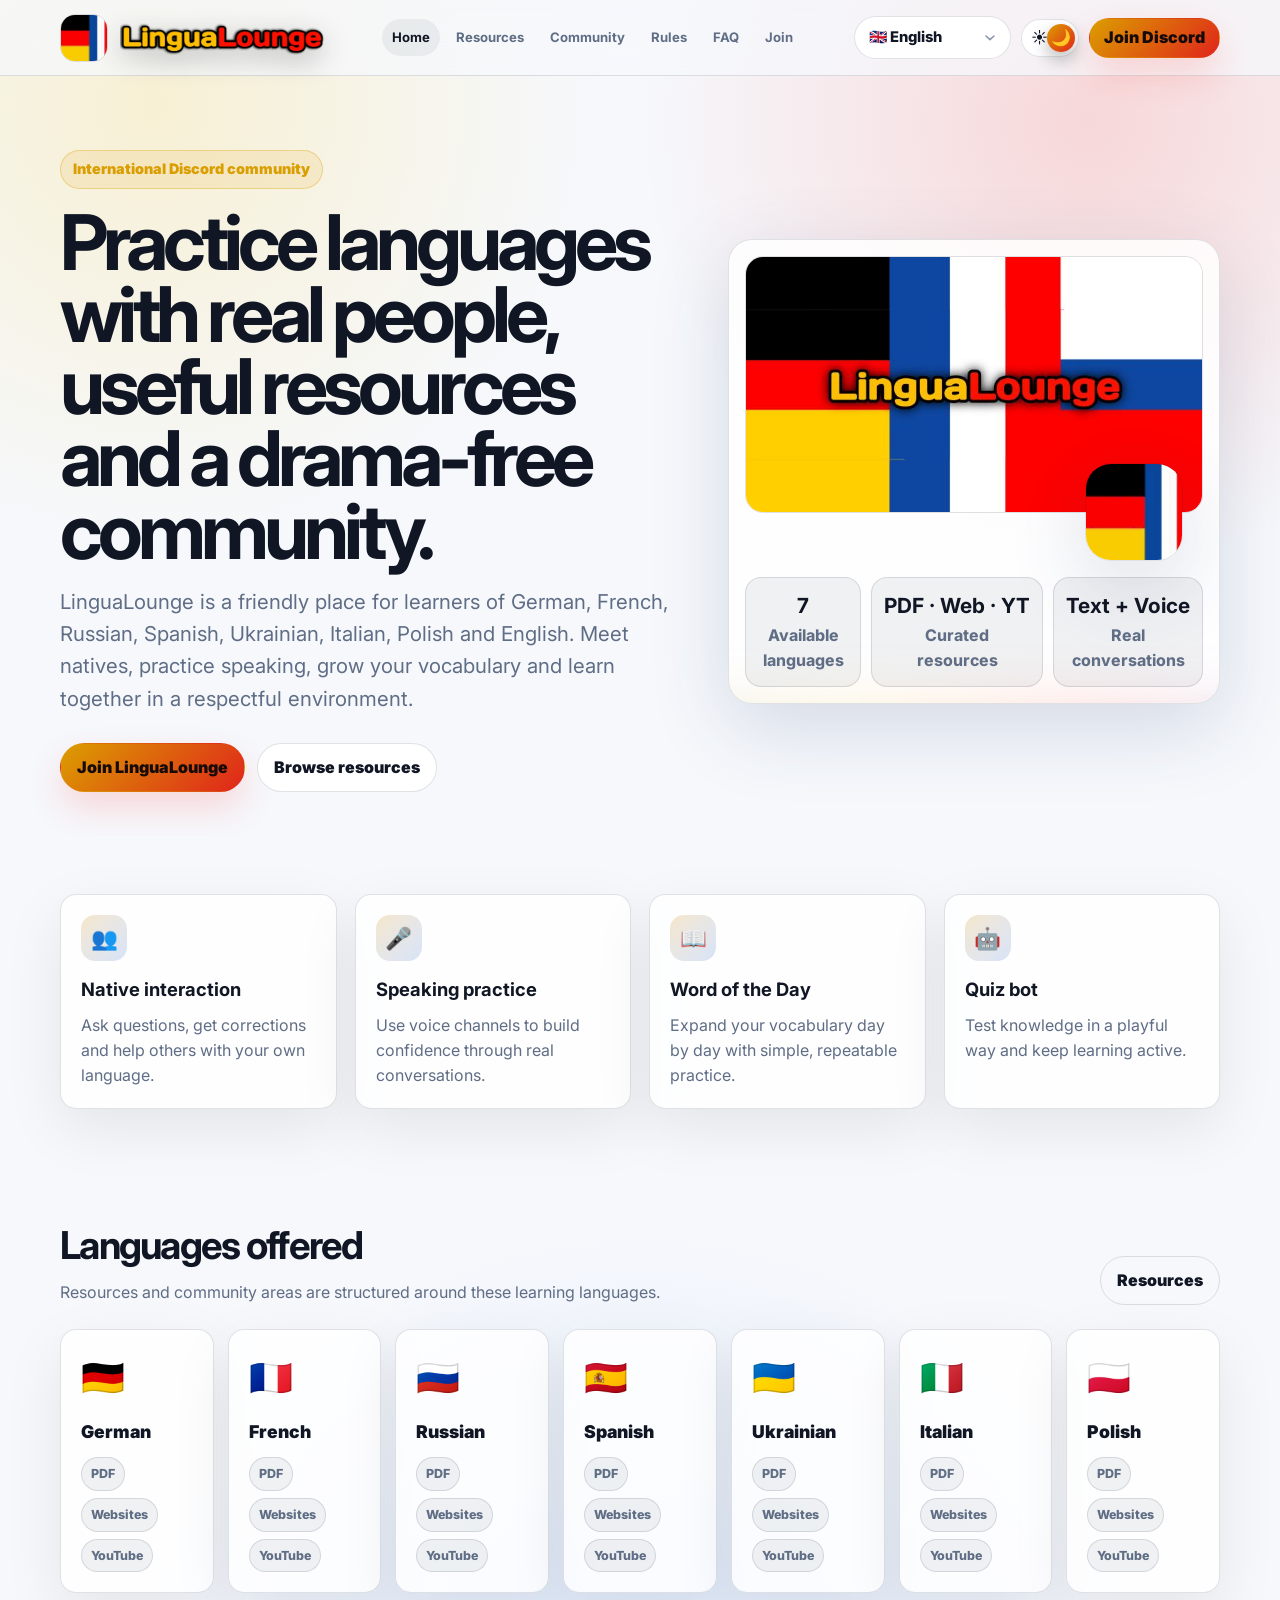
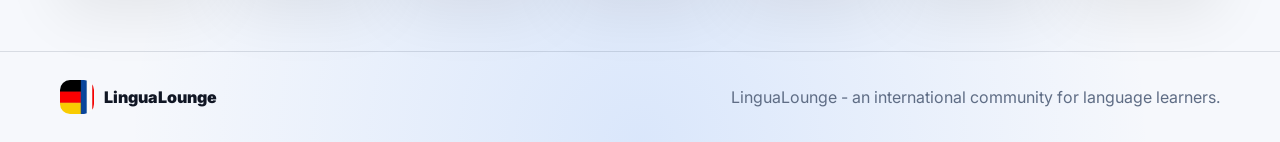
<file: index.html>
<!doctype html>
<html lang="en" data-theme="dark">
<head>
  <meta charset="utf-8">
  <meta name="viewport" content="width=device-width, initial-scale=1">
  <meta name="description" content="LinguaLounge is an international Discord community for language learners.">
  <title>LinguaLounge</title>
  <link rel="preconnect" href="https://fonts.googleapis.com">
  <link rel="preconnect" href="https://fonts.gstatic.com" crossorigin>
  <link href="https://fonts.googleapis.com/css2?family=Inter:wght@400;600;700;800;900&display=swap" rel="stylesheet">
  <link rel="stylesheet" href="assets/css/styles.css">
  <link rel="icon" href="assets/brand/Logo.gif">
</head>
<body>
<header class="site-header">
  <div class="container navbar">
    <a class="brand" href="index.html" aria-label="LinguaLounge home">
      <img class="brand-gif" src="assets/brand/Logo.gif" alt="LinguaLounge animated logo">
      <img class="brand-wordmark" src="assets/brand/Schriftzug.png" alt="LinguaLounge">
    </a>
    <nav class="nav-menu" aria-label="Main navigation"><a class="nav-link active" href="index.html" data-i18n="nav.home"></a><a class="nav-link " href="resources.html" data-i18n="nav.resources"></a><a class="nav-link " href="community.html" data-i18n="nav.community"></a><a class="nav-link " href="rules.html" data-i18n="nav.rules"></a><a class="nav-link " href="faq.html" data-i18n="nav.faq"></a><a class="nav-link " href="join.html" data-i18n="nav.join"></a></nav>
    <div class="nav-actions">
      <select id="languageSwitcher" class="lang-select" aria-label="Website language"></select>
      <button id="themeToggle" class="theme-toggle" type="button" aria-label="Toggle color theme"><span>☀️</span><span>🌙</span></button>
      <a class="discord-mini" href="https://discord.gg/2xuchf2VnN" target="_blank" rel="noopener" data-i18n="nav.discord"></a>
    </div>
    <button id="menuButton" class="menu-button" type="button" data-i18n-aria="mobile.menu"><span></span><span></span><span></span></button>
  </div>
</header>
<main>
<section class="hero">
  <div class="container hero-grid">
    <div>
      <span class="eyebrow" data-i18n="home.badge"></span>
      <h1 data-i18n="home.title"></h1>
      <p class="lead" data-i18n="home.lead"></p>
      <div class="hero-actions">
        <a class="btn primary" href="https://discord.gg/2xuchf2VnN" target="_blank" rel="noopener" data-i18n="home.primary"></a>
        <a class="btn secondary" href="resources.html" data-i18n="home.secondary"></a>
      </div>
    </div>
    <div class="hero-panel">
      <img class="banner" src="assets/brand/LinguaBanner.jpg" alt="LinguaLounge banner">
      <img class="floating-logo" src="assets/brand/Logo.gif" alt="LinguaLounge logo">
      <div class="stats">
        <div class="stat"><strong>7</strong><span data-i18n="common.available"></span></div>
        <div class="stat"><strong>PDF · Web · YT</strong><span data-i18n="common.curatedResources"></span></div>
        <div class="stat"><strong data-i18n="common.practiceStatValue"></strong><span data-i18n="common.realConversations"></span></div>
      </div>
    </div>
  </div>
</section>
<section class="section">
  <div class="container">
    <div class="grid cards">
      <article class="card"><div class="card-icon">👥</div><h3 data-i18n="home.card1.title"></h3><p data-i18n="home.card1.text"></p></article>
      <article class="card"><div class="card-icon">🎤</div><h3 data-i18n="home.card2.title"></h3><p data-i18n="home.card2.text"></p></article>
      <article class="card"><div class="card-icon">📖</div><h3 data-i18n="home.card3.title"></h3><p data-i18n="home.card3.text"></p></article>
      <article class="card"><div class="card-icon">🤖</div><h3 data-i18n="home.card4.title"></h3><p data-i18n="home.card4.text"></p></article>
    </div>
  </div>
</section>
<section class="section">
  <div class="container">
    <div class="section-head">
      <div><h2 data-i18n="home.languagesTitle"></h2><p data-i18n="home.languagesText"></p></div>
      <a class="btn ghost" href="resources.html" data-i18n="nav.resources"></a>
    </div>
    <div id="homeLanguageGrid" class="language-grid"></div>
  </div>
</section>
</main>
<footer class="site-footer">
  <div class="container footer-inner">
    <div class="footer-brand"><img src="assets/brand/Logo.gif" alt=""><span>LinguaLounge</span></div>
    <p data-i18n="footer.text"></p>
  </div>
</footer>
<script src="assets/js/i18n.js"></script>
<script src="assets/js/resources-data.js"></script>
<script src="assets/js/app.js"></script>
</body>
</html>
</file>
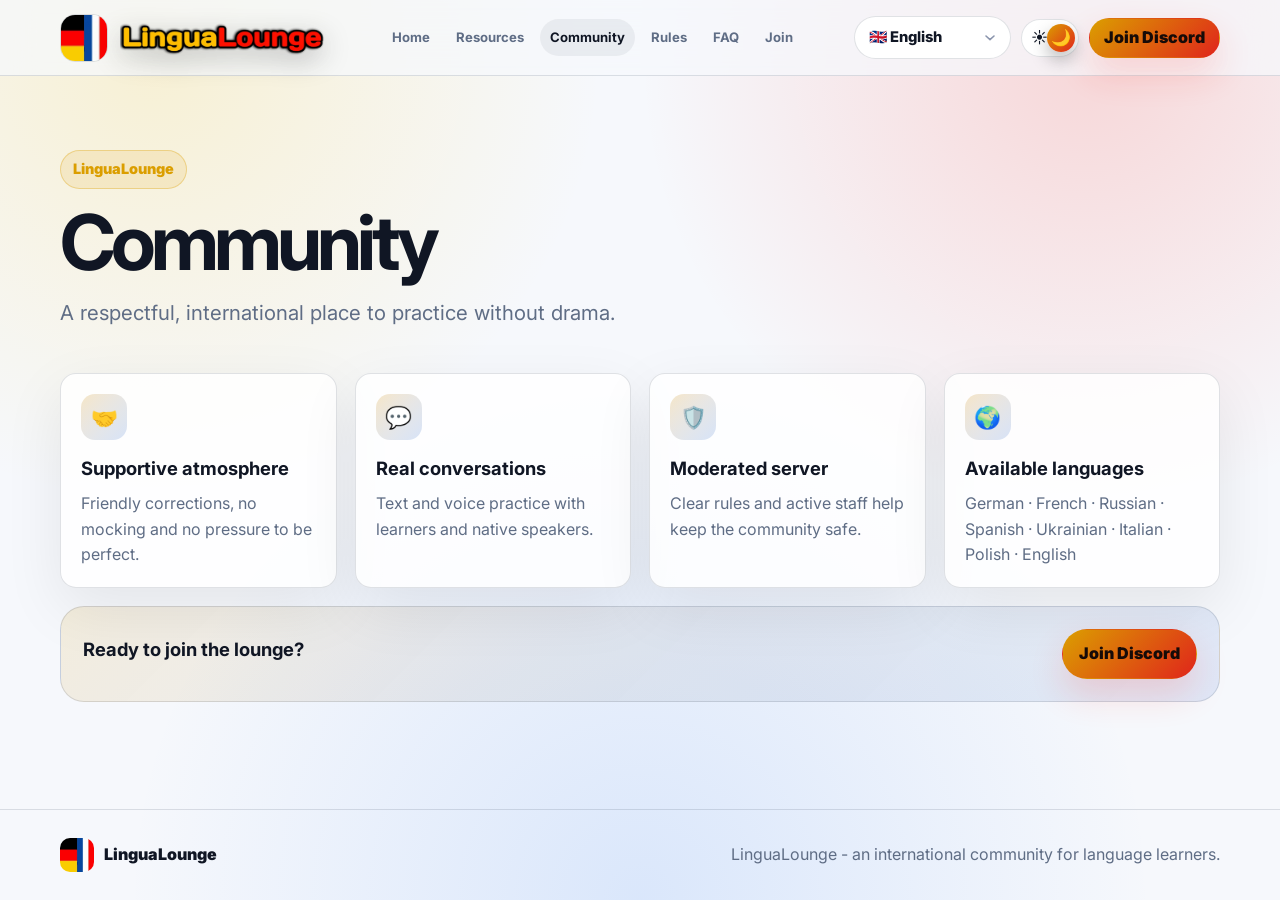
<file: community.html>
<!doctype html>
<html lang="en" data-theme="dark">
<head>
  <meta charset="utf-8">
  <meta name="viewport" content="width=device-width, initial-scale=1">
  <meta name="description" content="LinguaLounge is an international Discord community for language learners.">
  <title>LinguaLounge</title>
  <link rel="preconnect" href="https://fonts.googleapis.com">
  <link rel="preconnect" href="https://fonts.gstatic.com" crossorigin>
  <link href="https://fonts.googleapis.com/css2?family=Inter:wght@400;600;700;800;900&display=swap" rel="stylesheet">
  <link rel="stylesheet" href="assets/css/styles.css">
  <link rel="icon" href="assets/brand/Logo.gif">
</head>
<body>
<header class="site-header">
  <div class="container navbar">
    <a class="brand" href="index.html" aria-label="LinguaLounge home">
      <img class="brand-gif" src="assets/brand/Logo.gif" alt="LinguaLounge animated logo">
      <img class="brand-wordmark" src="assets/brand/Schriftzug.png" alt="LinguaLounge">
    </a>
    <nav class="nav-menu" aria-label="Main navigation"><a class="nav-link " href="index.html" data-i18n="nav.home"></a><a class="nav-link " href="resources.html" data-i18n="nav.resources"></a><a class="nav-link active" href="community.html" data-i18n="nav.community"></a><a class="nav-link " href="rules.html" data-i18n="nav.rules"></a><a class="nav-link " href="faq.html" data-i18n="nav.faq"></a><a class="nav-link " href="join.html" data-i18n="nav.join"></a></nav>
    <div class="nav-actions">
      <select id="languageSwitcher" class="lang-select" aria-label="Website language"></select>
      <button id="themeToggle" class="theme-toggle" type="button" aria-label="Toggle color theme"><span>☀️</span><span>🌙</span></button>
      <a class="discord-mini" href="https://discord.gg/2xuchf2VnN" target="_blank" rel="noopener" data-i18n="nav.discord"></a>
    </div>
    <button id="menuButton" class="menu-button" type="button" data-i18n-aria="mobile.menu"><span></span><span></span><span></span></button>
  </div>
</header>
<main>
<section class="hero"><div class="container"><span class="eyebrow">LinguaLounge</span><h1 data-i18n="community.title"></h1><p class="lead" data-i18n="community.lead"></p></div></section>
<section class="section" style="padding-top:0"><div class="container"><div class="grid cards">
<article class="card"><div class="card-icon">🤝</div><h3 data-i18n="community.block1.title"></h3><p data-i18n="community.block1.text"></p></article>
<article class="card"><div class="card-icon">💬</div><h3 data-i18n="community.block2.title"></h3><p data-i18n="community.block2.text"></p></article>
<article class="card"><div class="card-icon">🛡️</div><h3 data-i18n="community.block3.title"></h3><p data-i18n="community.block3.text"></p></article>
<article class="card"><div class="card-icon">🌍</div><h3 data-i18n="common.available"></h3><p data-i18n="community.languages"></p></article>
</div><div class="notice" style="margin-top:18px;display:flex;justify-content:space-between;gap:16px;align-items:center;flex-wrap:wrap"><h3 data-i18n="community.cta"></h3><a class="btn primary" href="https://discord.gg/2xuchf2VnN" target="_blank" rel="noopener" data-i18n="nav.discord"></a></div></div></section>
</main>
<footer class="site-footer">
  <div class="container footer-inner">
    <div class="footer-brand"><img src="assets/brand/Logo.gif" alt=""><span>LinguaLounge</span></div>
    <p data-i18n="footer.text"></p>
  </div>
</footer>
<script src="assets/js/i18n.js"></script>
<script src="assets/js/resources-data.js"></script>
<script src="assets/js/app.js"></script>
</body>
</html>
</file>
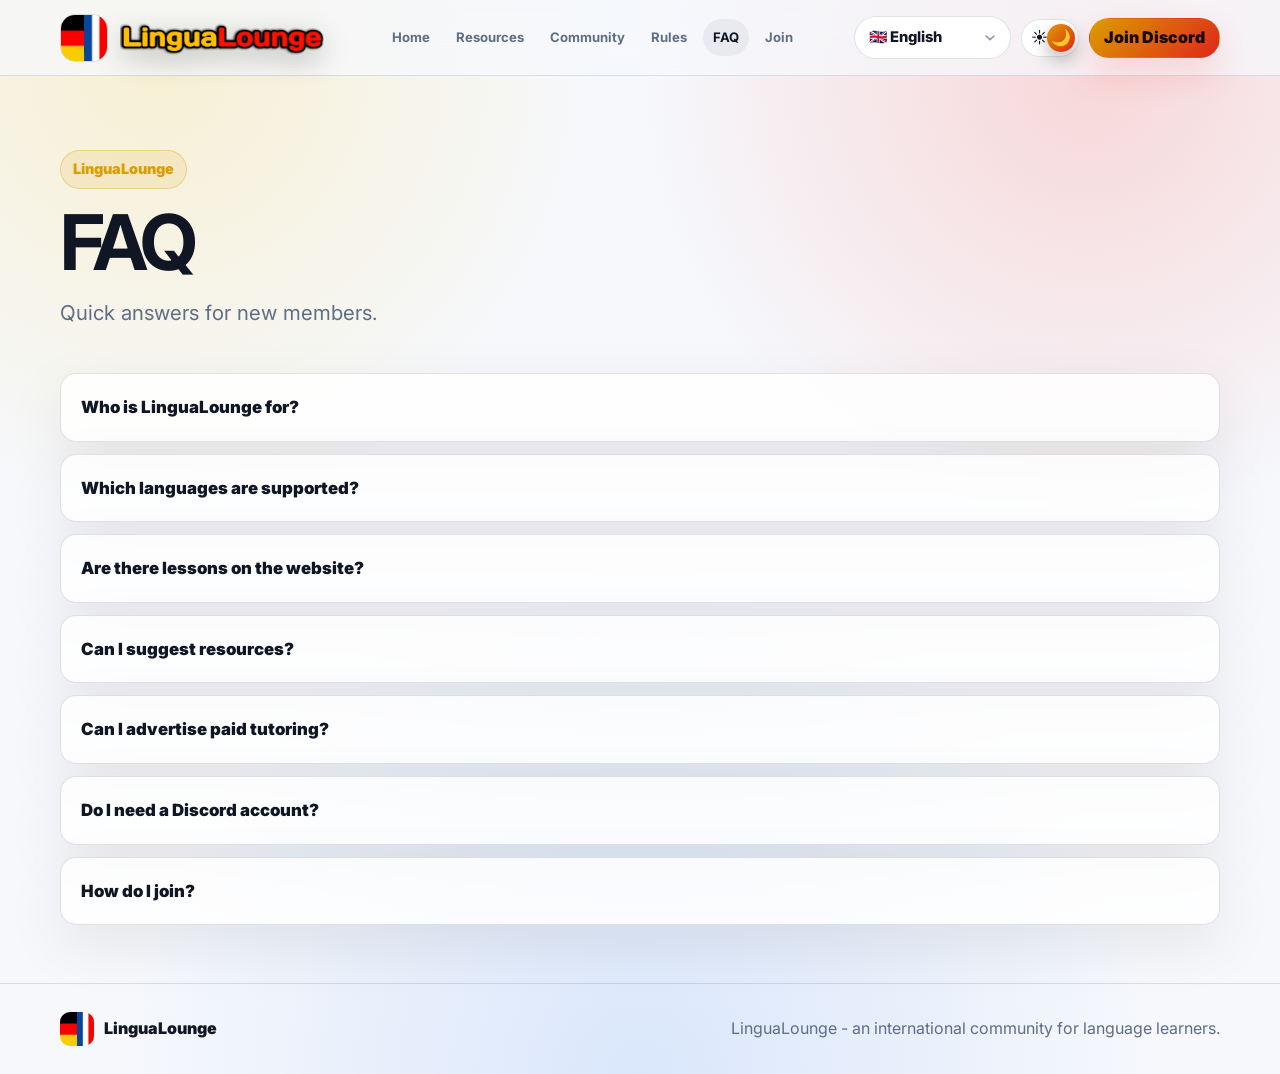
<file: faq.html>
<!doctype html>
<html lang="en" data-theme="dark">
<head>
  <meta charset="utf-8">
  <meta name="viewport" content="width=device-width, initial-scale=1">
  <meta name="description" content="LinguaLounge is an international Discord community for language learners.">
  <title>LinguaLounge</title>
  <link rel="preconnect" href="https://fonts.googleapis.com">
  <link rel="preconnect" href="https://fonts.gstatic.com" crossorigin>
  <link href="https://fonts.googleapis.com/css2?family=Inter:wght@400;600;700;800;900&display=swap" rel="stylesheet">
  <link rel="stylesheet" href="assets/css/styles.css">
  <link rel="icon" href="assets/brand/Logo.gif">
</head>
<body>
<header class="site-header">
  <div class="container navbar">
    <a class="brand" href="index.html" aria-label="LinguaLounge home">
      <img class="brand-gif" src="assets/brand/Logo.gif" alt="LinguaLounge animated logo">
      <img class="brand-wordmark" src="assets/brand/Schriftzug.png" alt="LinguaLounge">
    </a>
    <nav class="nav-menu" aria-label="Main navigation"><a class="nav-link " href="index.html" data-i18n="nav.home"></a><a class="nav-link " href="resources.html" data-i18n="nav.resources"></a><a class="nav-link " href="community.html" data-i18n="nav.community"></a><a class="nav-link " href="rules.html" data-i18n="nav.rules"></a><a class="nav-link active" href="faq.html" data-i18n="nav.faq"></a><a class="nav-link " href="join.html" data-i18n="nav.join"></a></nav>
    <div class="nav-actions">
      <select id="languageSwitcher" class="lang-select" aria-label="Website language"></select>
      <button id="themeToggle" class="theme-toggle" type="button" aria-label="Toggle color theme"><span>☀️</span><span>🌙</span></button>
      <a class="discord-mini" href="https://discord.gg/2xuchf2VnN" target="_blank" rel="noopener" data-i18n="nav.discord"></a>
    </div>
    <button id="menuButton" class="menu-button" type="button" data-i18n-aria="mobile.menu"><span></span><span></span><span></span></button>
  </div>
</header>
<main>
<section class="hero"><div class="container"><span class="eyebrow">LinguaLounge</span><h1 data-i18n="faq.title"></h1><p class="lead" data-i18n="faq.lead"></p></div></section>
<section class="section" style="padding-top:0"><div class="container"><div class="faq-grid"><details class="faq-item"><summary data-i18n="faq.q1"></summary><p data-i18n="faq.a1"></p></details><details class="faq-item"><summary data-i18n="faq.q2"></summary><p data-i18n="faq.a2"></p></details><details class="faq-item"><summary data-i18n="faq.q3"></summary><p data-i18n="faq.a3"></p></details><details class="faq-item"><summary data-i18n="faq.q4"></summary><p data-i18n="faq.a4"></p></details><details class="faq-item"><summary data-i18n="faq.q5"></summary><p data-i18n="faq.a5"></p></details><details class="faq-item"><summary data-i18n="faq.q6"></summary><p data-i18n="faq.a6"></p></details><details class="faq-item"><summary data-i18n="faq.q7"></summary><p data-i18n="faq.a7"></p></details></div></div></section>
</main>
<footer class="site-footer">
  <div class="container footer-inner">
    <div class="footer-brand"><img src="assets/brand/Logo.gif" alt=""><span>LinguaLounge</span></div>
    <p data-i18n="footer.text"></p>
  </div>
</footer>
<script src="assets/js/i18n.js"></script>
<script src="assets/js/resources-data.js"></script>
<script src="assets/js/app.js"></script>
</body>
</html>
</file>
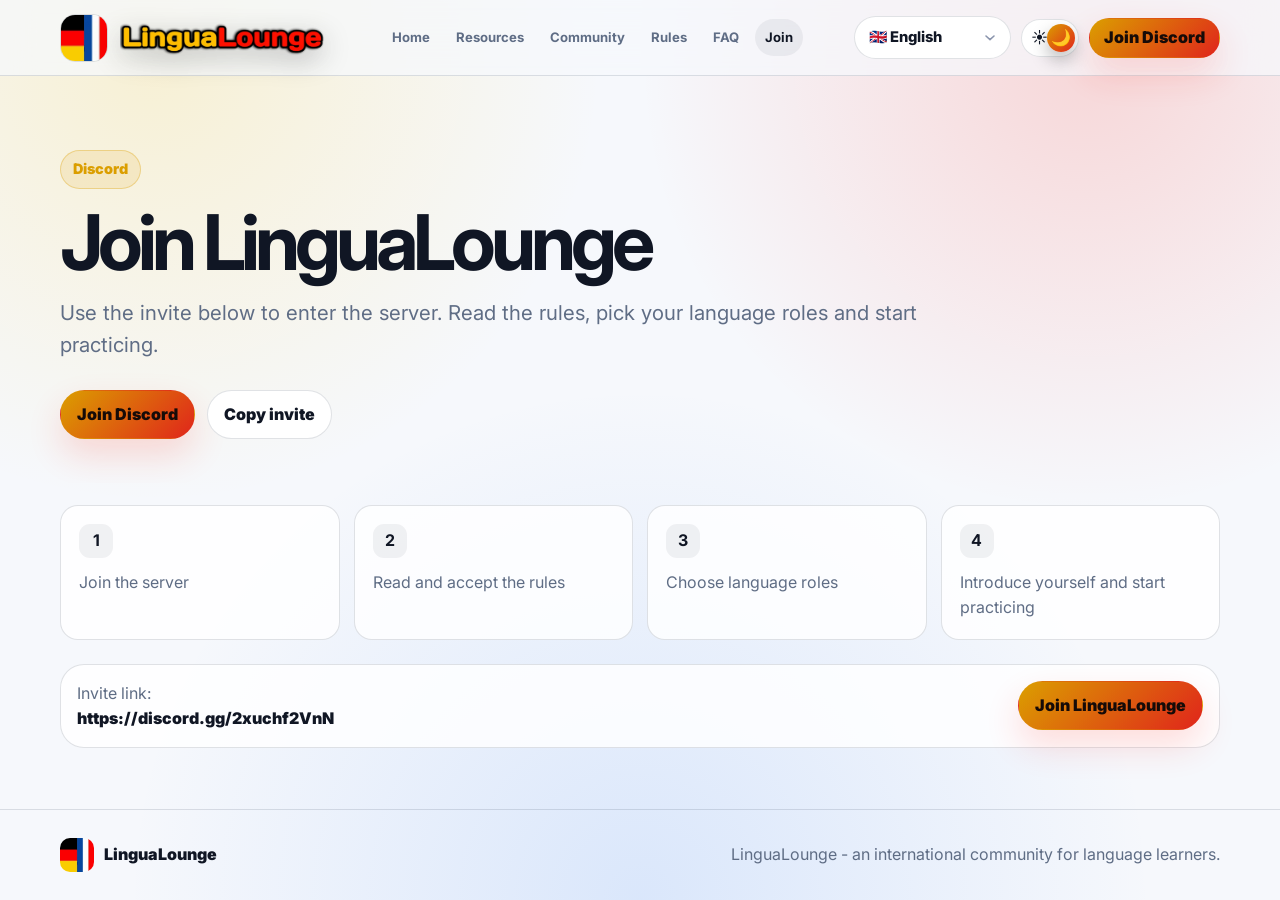
<file: join.html>
<!doctype html>
<html lang="en" data-theme="dark">
<head>
  <meta charset="utf-8">
  <meta name="viewport" content="width=device-width, initial-scale=1">
  <meta name="description" content="LinguaLounge is an international Discord community for language learners.">
  <title>LinguaLounge</title>
  <link rel="preconnect" href="https://fonts.googleapis.com">
  <link rel="preconnect" href="https://fonts.gstatic.com" crossorigin>
  <link href="https://fonts.googleapis.com/css2?family=Inter:wght@400;600;700;800;900&display=swap" rel="stylesheet">
  <link rel="stylesheet" href="assets/css/styles.css">
  <link rel="icon" href="assets/brand/Logo.gif">
</head>
<body>
<header class="site-header">
  <div class="container navbar">
    <a class="brand" href="index.html" aria-label="LinguaLounge home">
      <img class="brand-gif" src="assets/brand/Logo.gif" alt="LinguaLounge animated logo">
      <img class="brand-wordmark" src="assets/brand/Schriftzug.png" alt="LinguaLounge">
    </a>
    <nav class="nav-menu" aria-label="Main navigation"><a class="nav-link " href="index.html" data-i18n="nav.home"></a><a class="nav-link " href="resources.html" data-i18n="nav.resources"></a><a class="nav-link " href="community.html" data-i18n="nav.community"></a><a class="nav-link " href="rules.html" data-i18n="nav.rules"></a><a class="nav-link " href="faq.html" data-i18n="nav.faq"></a><a class="nav-link active" href="join.html" data-i18n="nav.join"></a></nav>
    <div class="nav-actions">
      <select id="languageSwitcher" class="lang-select" aria-label="Website language"></select>
      <button id="themeToggle" class="theme-toggle" type="button" aria-label="Toggle color theme"><span>☀️</span><span>🌙</span></button>
      <a class="discord-mini" href="https://discord.gg/2xuchf2VnN" target="_blank" rel="noopener" data-i18n="nav.discord"></a>
    </div>
    <button id="menuButton" class="menu-button" type="button" data-i18n-aria="mobile.menu"><span></span><span></span><span></span></button>
  </div>
</header>
<main>
<section class="hero"><div class="container"><span class="eyebrow">Discord</span><h1 data-i18n="join.title"></h1><p class="lead" data-i18n="join.lead"></p><div class="hero-actions"><a class="btn primary" href="https://discord.gg/2xuchf2VnN" target="_blank" rel="noopener" data-i18n="nav.discord"></a><button class="btn secondary" type="button" data-copy-invite data-i18n="common.copy"></button></div></div></section>
<section class="section" style="padding-top:0"><div class="container"><div class="steps"><div class="step"><strong>1</strong><p data-i18n="join.step1"></p></div><div class="step"><strong>2</strong><p data-i18n="join.step2"></p></div><div class="step"><strong>3</strong><p data-i18n="join.step3"></p></div><div class="step"><strong>4</strong><p data-i18n="join.step4"></p></div></div><div class="invite-box"><div><p data-i18n="join.notice"></p><div class="invite-url">https://discord.gg/2xuchf2VnN</div></div><a class="btn primary" href="https://discord.gg/2xuchf2VnN" target="_blank" rel="noopener" data-i18n="home.primary"></a></div></div></section>
</main>
<footer class="site-footer">
  <div class="container footer-inner">
    <div class="footer-brand"><img src="assets/brand/Logo.gif" alt=""><span>LinguaLounge</span></div>
    <p data-i18n="footer.text"></p>
  </div>
</footer>
<script src="assets/js/i18n.js"></script>
<script src="assets/js/resources-data.js"></script>
<script src="assets/js/app.js"></script>
</body>
</html>
</file>
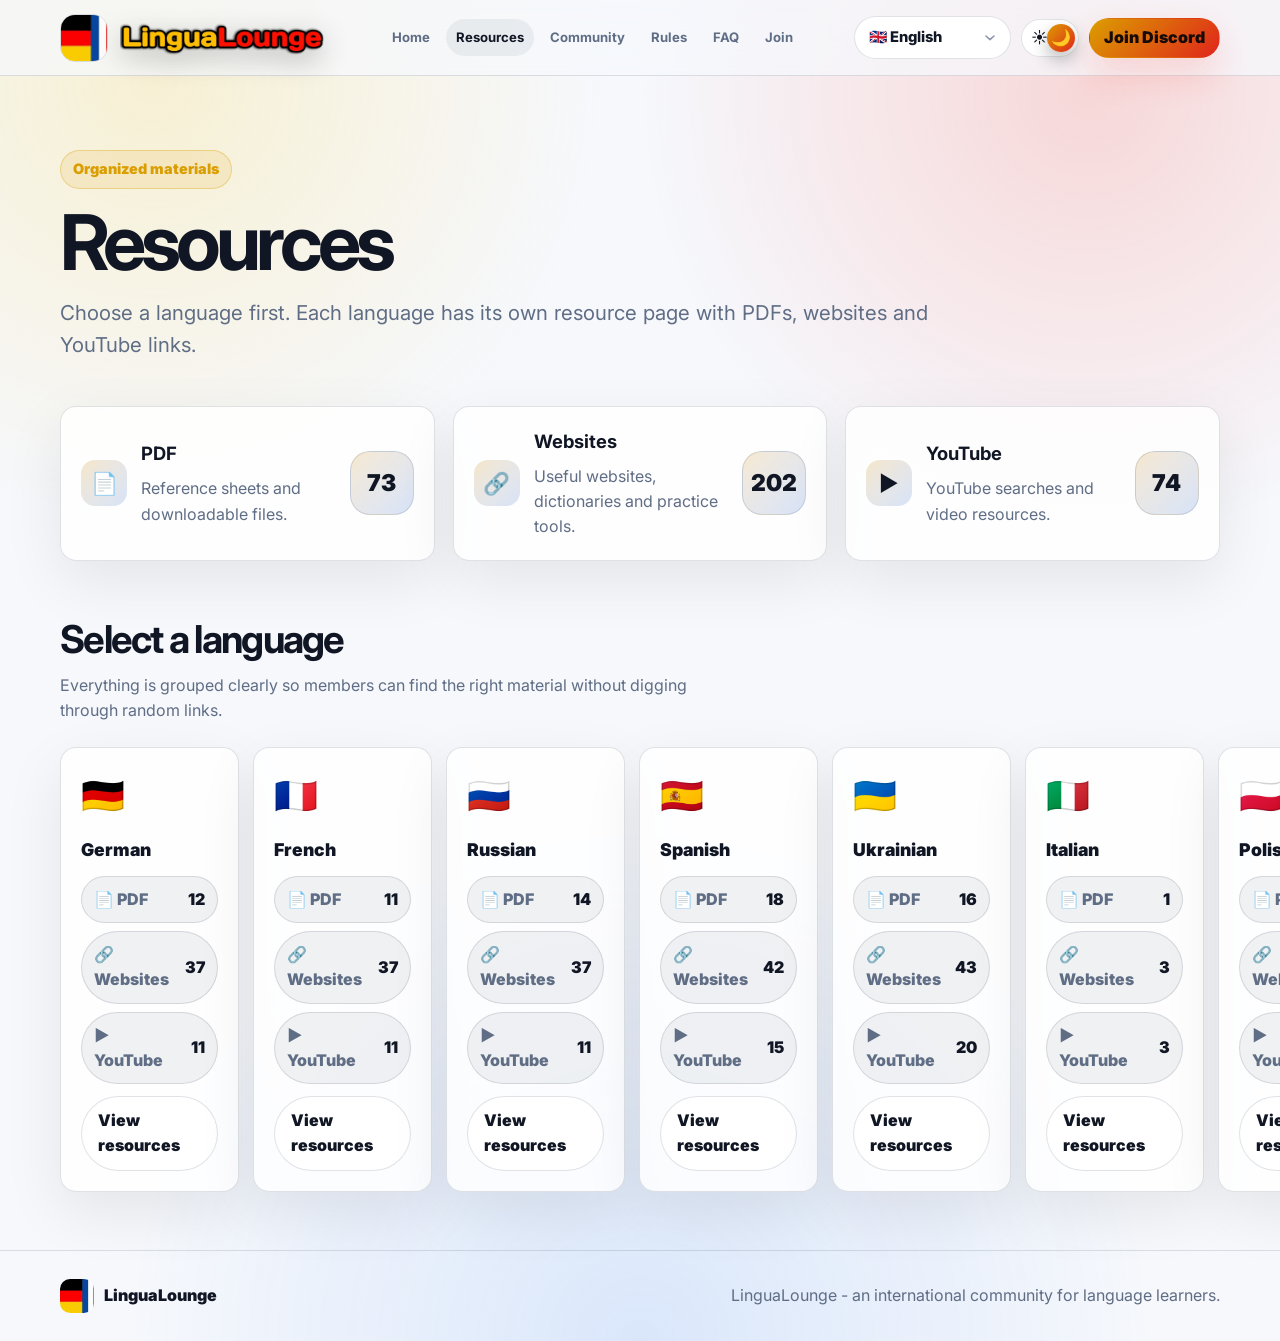
<file: resources.html>
<!doctype html>
<html lang="en" data-theme="dark">
<head>
  <meta charset="utf-8">
  <meta name="viewport" content="width=device-width, initial-scale=1">
  <meta name="description" content="LinguaLounge is an international Discord community for language learners.">
  <title>LinguaLounge</title>
  <link rel="preconnect" href="https://fonts.googleapis.com">
  <link rel="preconnect" href="https://fonts.gstatic.com" crossorigin>
  <link href="https://fonts.googleapis.com/css2?family=Inter:wght@400;600;700;800;900&display=swap" rel="stylesheet">
  <link rel="stylesheet" href="assets/css/styles.css">
  <link rel="icon" href="assets/brand/Logo.gif">
</head>
<body>
<header class="site-header">
  <div class="container navbar">
    <a class="brand" href="index.html" aria-label="LinguaLounge home">
      <img class="brand-gif" src="assets/brand/Logo.gif" alt="LinguaLounge animated logo">
      <img class="brand-wordmark" src="assets/brand/Schriftzug.png" alt="LinguaLounge">
    </a>
    <nav class="nav-menu" aria-label="Main navigation"><a class="nav-link " href="index.html" data-i18n="nav.home"></a><a class="nav-link active" href="resources.html" data-i18n="nav.resources"></a><a class="nav-link " href="community.html" data-i18n="nav.community"></a><a class="nav-link " href="rules.html" data-i18n="nav.rules"></a><a class="nav-link " href="faq.html" data-i18n="nav.faq"></a><a class="nav-link " href="join.html" data-i18n="nav.join"></a></nav>
    <div class="nav-actions">
      <select id="languageSwitcher" class="lang-select" aria-label="Website language"></select>
      <button id="themeToggle" class="theme-toggle" type="button" aria-label="Toggle color theme"><span>☀️</span><span>🌙</span></button>
      <a class="discord-mini" href="https://discord.gg/2xuchf2VnN" target="_blank" rel="noopener" data-i18n="nav.discord"></a>
    </div>
    <button id="menuButton" class="menu-button" type="button" data-i18n-aria="mobile.menu"><span></span><span></span><span></span></button>
  </div>
</header>
<main>
<section class="hero">
  <div class="container">
    <span class="eyebrow" data-i18n="resources.badge"></span>
    <h1 data-i18n="resources.title"></h1>
    <p class="lead" data-i18n="resources.lead"></p>
  </div>
</section>
<section class="section" style="padding-top:0">
  <div class="container">
    <div class="grid resource-type-grid">
      <article class="folder-card resource-overview-card" data-resource-total="pdf">
        <div class="resource-overview-main"><div class="card-icon">📄</div><div><h3 data-i18n="common.pdf"></h3><p data-i18n="resources.pdfDesc"></p></div></div>
        <strong class="resource-total" data-resource-type-count="pdf">0</strong>
      </article>
      <article class="folder-card resource-overview-card" data-resource-total="website">
        <div class="resource-overview-main"><div class="card-icon">🔗</div><div><h3 data-i18n="common.websites"></h3><p data-i18n="resources.webDesc"></p></div></div>
        <strong class="resource-total" data-resource-type-count="website">0</strong>
      </article>
      <article class="folder-card resource-overview-card" data-resource-total="youtube">
        <div class="resource-overview-main"><div class="card-icon">▶️</div><div><h3 data-i18n="common.youtube"></h3><p data-i18n="resources.ytDesc"></p></div></div>
        <strong class="resource-total" data-resource-type-count="youtube">0</strong>
      </article>
    </div>
  </div>
</section>
<section class="section" style="padding-top:0">
  <div class="container">
    <div class="section-head">
      <div><h2 data-i18n="resources.selectLang"></h2><p data-i18n="resources.hint"></p></div>
    </div>
    <div id="resourceLanguageGrid" class="language-grid"></div>
  </div>
</section>
</main>
<footer class="site-footer">
  <div class="container footer-inner">
    <div class="footer-brand"><img src="assets/brand/Logo.gif" alt=""><span>LinguaLounge</span></div>
    <p data-i18n="footer.text"></p>
  </div>
</footer>
<script src="assets/js/i18n.js"></script>
<script src="assets/js/resources-data.js"></script>
<script src="assets/js/app.js"></script>
</body>
</html>
</file>
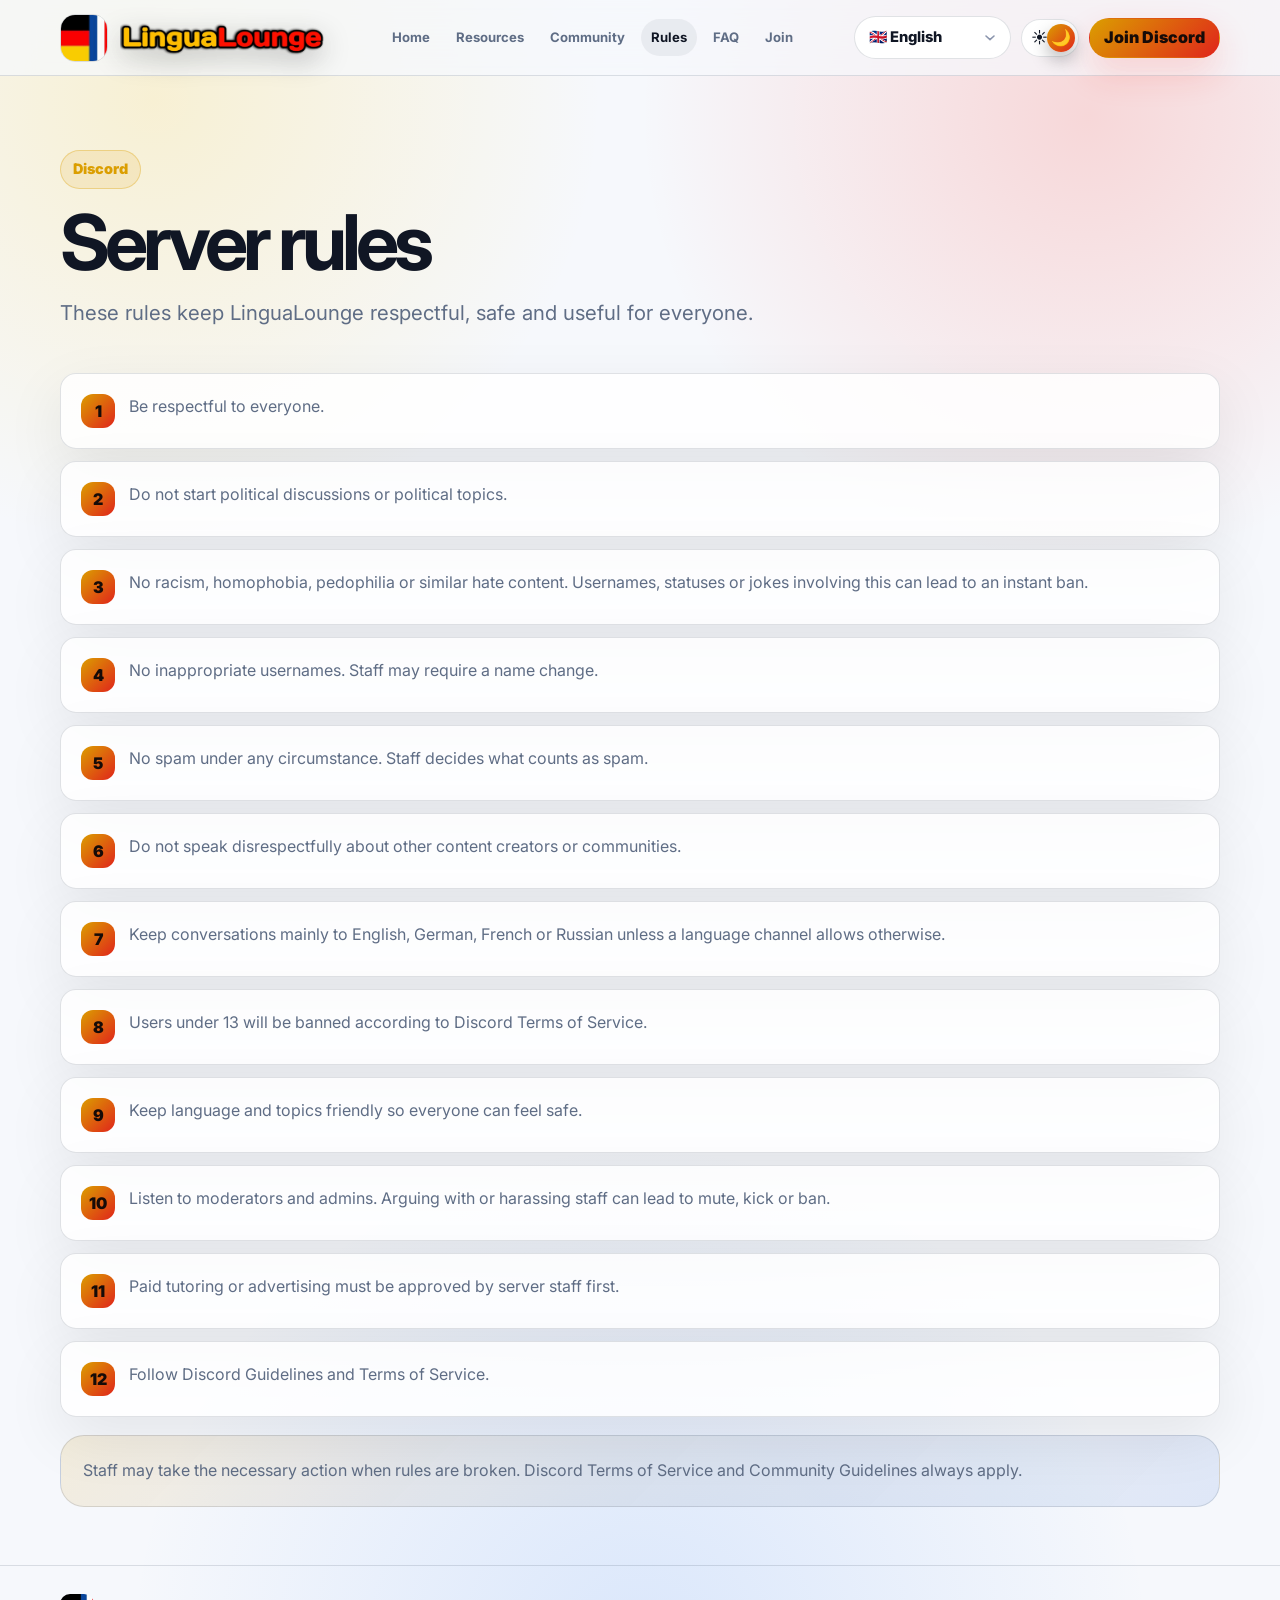
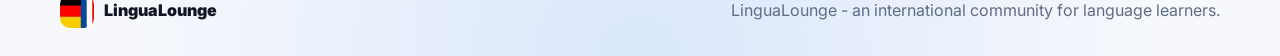
<file: rules.html>
<!doctype html>
<html lang="en" data-theme="dark">
<head>
  <meta charset="utf-8">
  <meta name="viewport" content="width=device-width, initial-scale=1">
  <meta name="description" content="LinguaLounge is an international Discord community for language learners.">
  <title>LinguaLounge</title>
  <link rel="preconnect" href="https://fonts.googleapis.com">
  <link rel="preconnect" href="https://fonts.gstatic.com" crossorigin>
  <link href="https://fonts.googleapis.com/css2?family=Inter:wght@400;600;700;800;900&display=swap" rel="stylesheet">
  <link rel="stylesheet" href="assets/css/styles.css">
  <link rel="icon" href="assets/brand/Logo.gif">
</head>
<body>
<header class="site-header">
  <div class="container navbar">
    <a class="brand" href="index.html" aria-label="LinguaLounge home">
      <img class="brand-gif" src="assets/brand/Logo.gif" alt="LinguaLounge animated logo">
      <img class="brand-wordmark" src="assets/brand/Schriftzug.png" alt="LinguaLounge">
    </a>
    <nav class="nav-menu" aria-label="Main navigation"><a class="nav-link " href="index.html" data-i18n="nav.home"></a><a class="nav-link " href="resources.html" data-i18n="nav.resources"></a><a class="nav-link " href="community.html" data-i18n="nav.community"></a><a class="nav-link active" href="rules.html" data-i18n="nav.rules"></a><a class="nav-link " href="faq.html" data-i18n="nav.faq"></a><a class="nav-link " href="join.html" data-i18n="nav.join"></a></nav>
    <div class="nav-actions">
      <select id="languageSwitcher" class="lang-select" aria-label="Website language"></select>
      <button id="themeToggle" class="theme-toggle" type="button" aria-label="Toggle color theme"><span>☀️</span><span>🌙</span></button>
      <a class="discord-mini" href="https://discord.gg/2xuchf2VnN" target="_blank" rel="noopener" data-i18n="nav.discord"></a>
    </div>
    <button id="menuButton" class="menu-button" type="button" data-i18n-aria="mobile.menu"><span></span><span></span><span></span></button>
  </div>
</header>
<main>
<section class="hero"><div class="container"><span class="eyebrow">Discord</span><h1 data-i18n="rules.title"></h1><p class="lead" data-i18n="rules.lead"></p></div></section>
<section class="section" style="padding-top:0"><div class="container"><div id="rulesList" class="rule-list"></div><div class="notice" style="margin-top:18px"><p data-i18n="rules.note"></p></div></div></section>
</main>
<footer class="site-footer">
  <div class="container footer-inner">
    <div class="footer-brand"><img src="assets/brand/Logo.gif" alt=""><span>LinguaLounge</span></div>
    <p data-i18n="footer.text"></p>
  </div>
</footer>
<script src="assets/js/i18n.js"></script>
<script src="assets/js/resources-data.js"></script>
<script src="assets/js/app.js"></script>
</body>
</html>
</file>
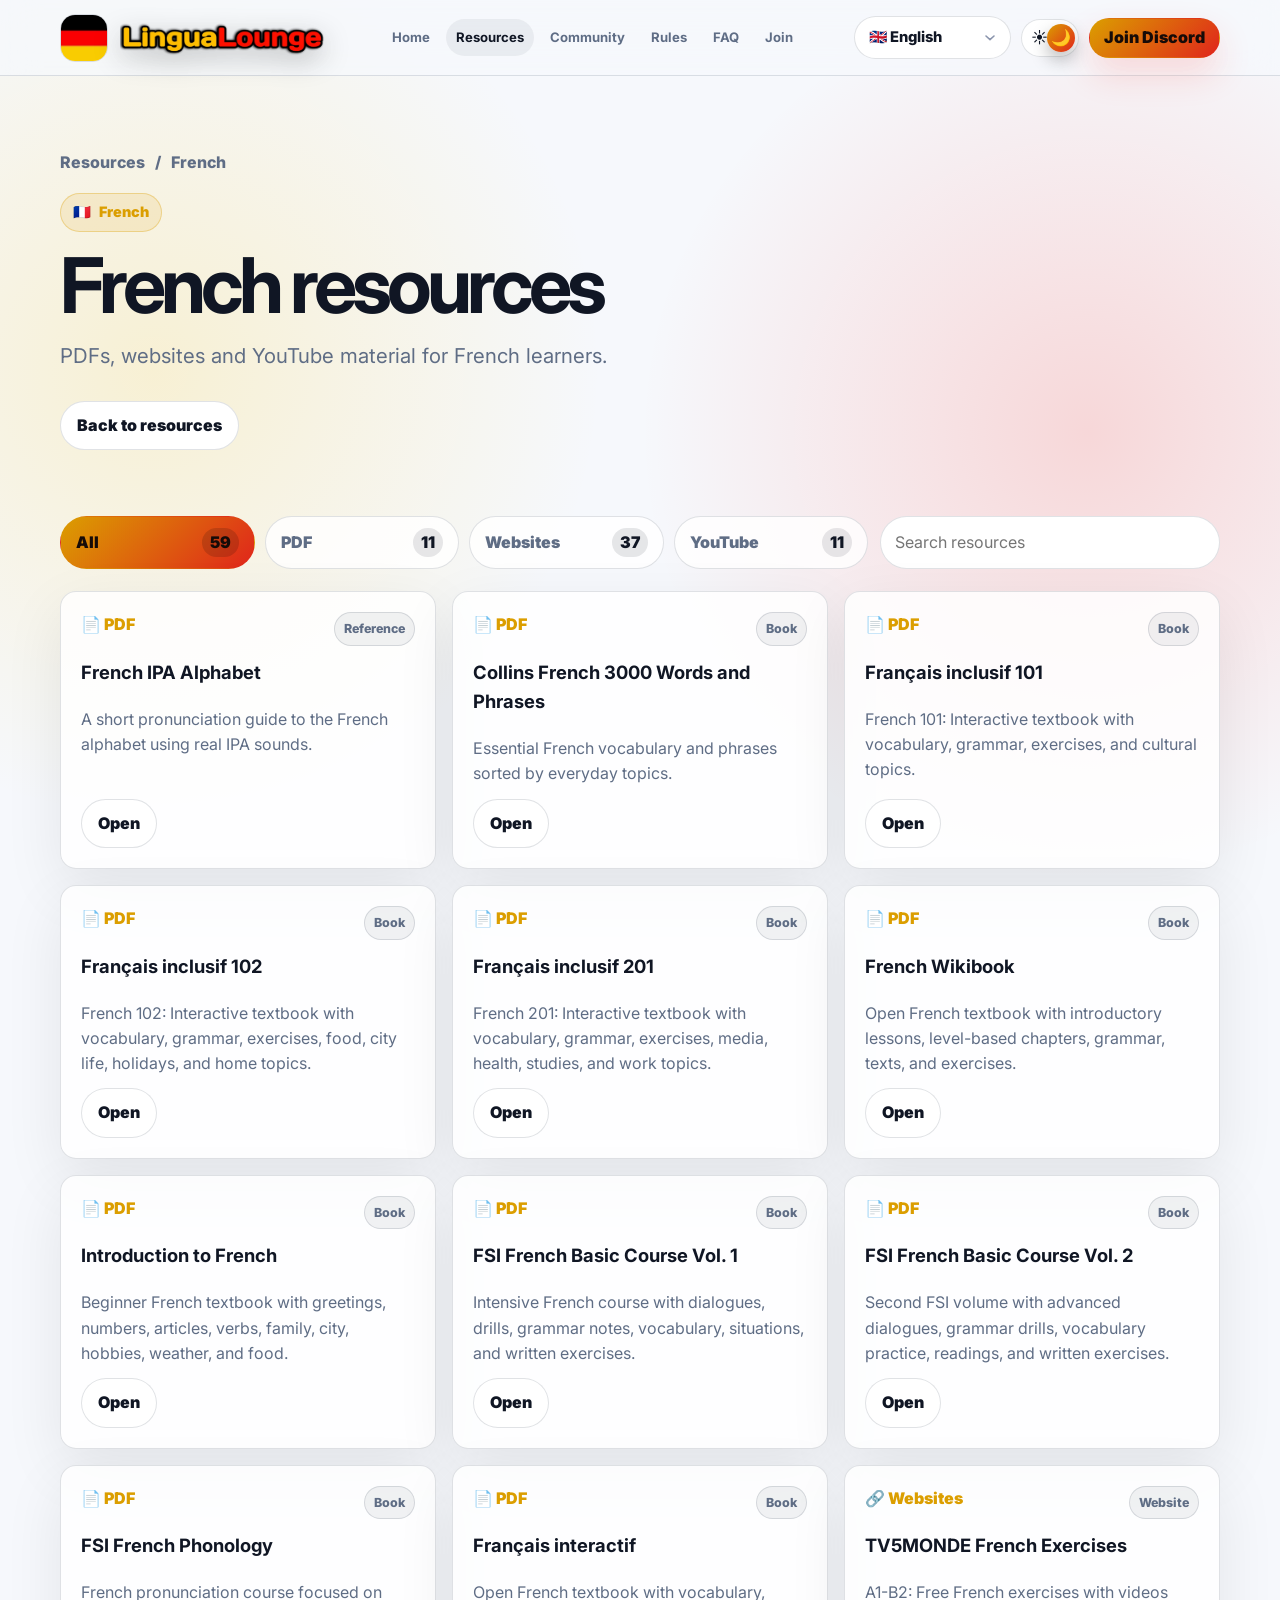
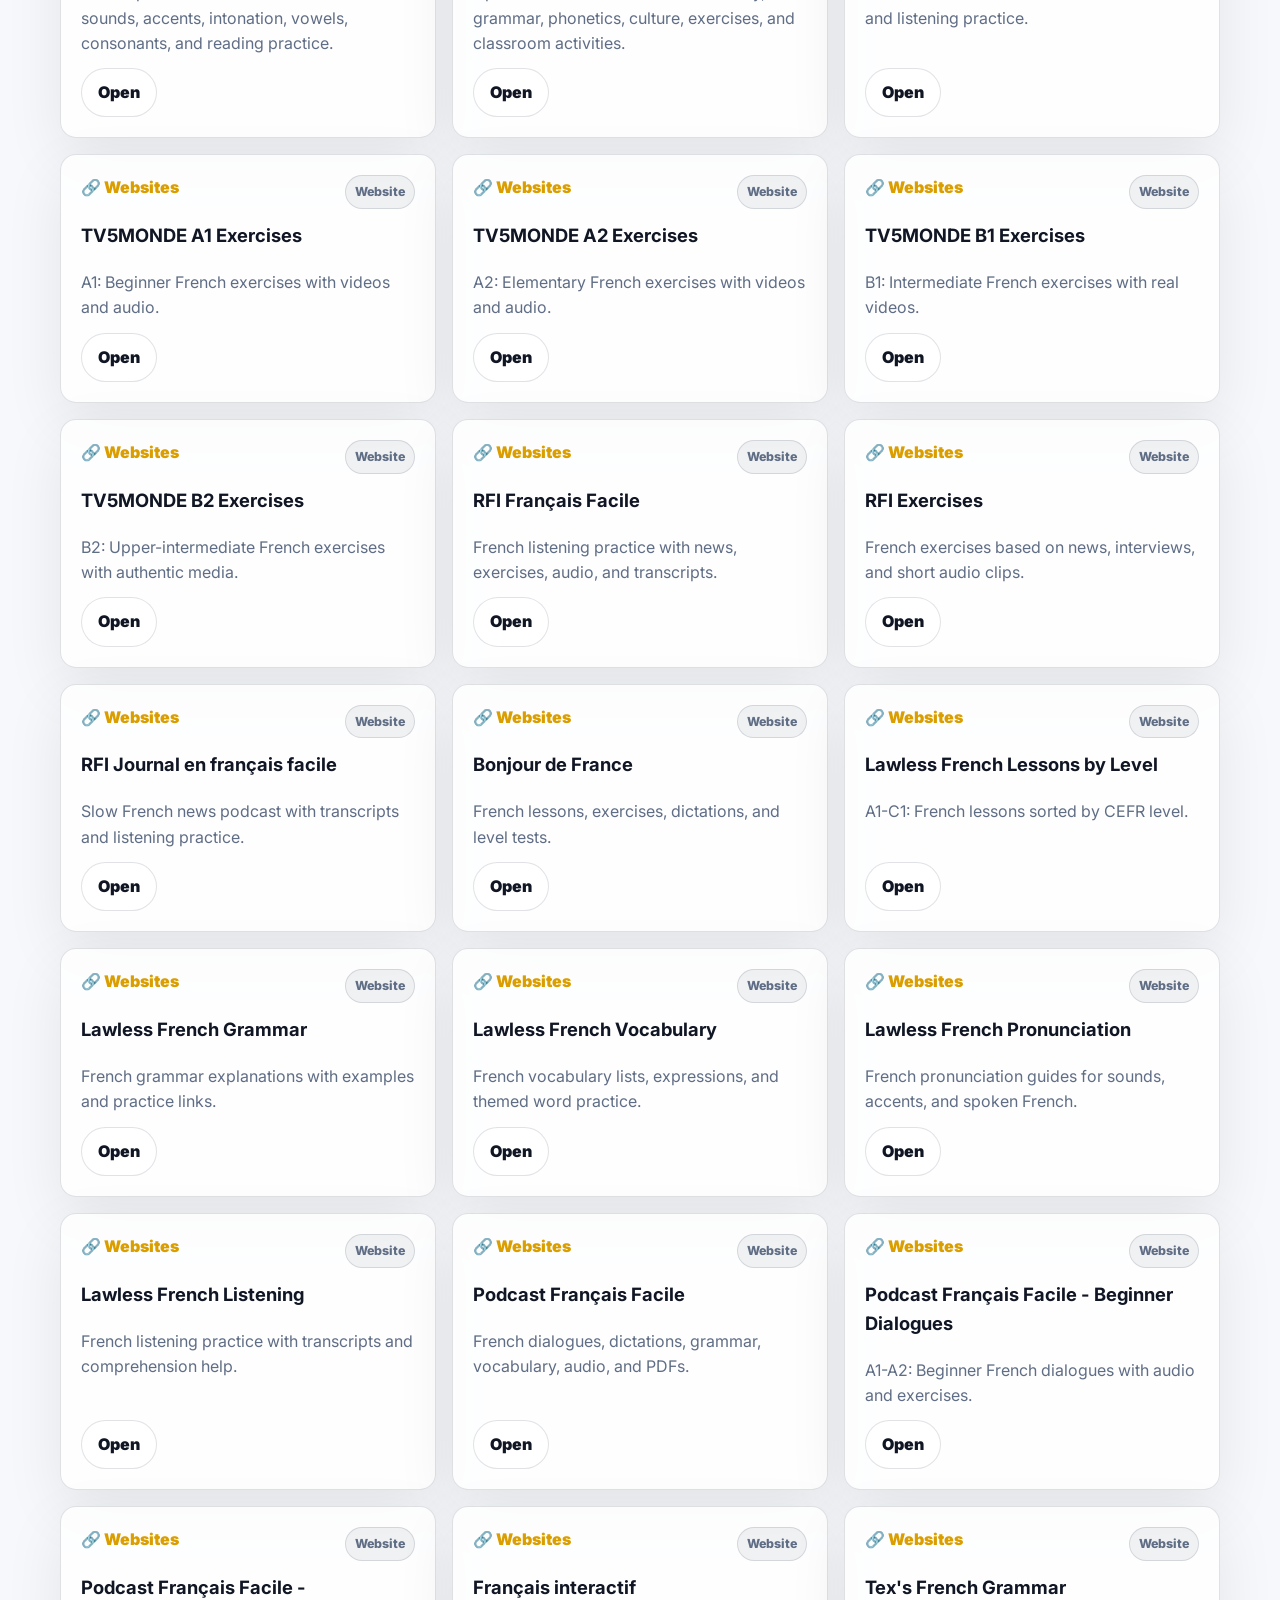
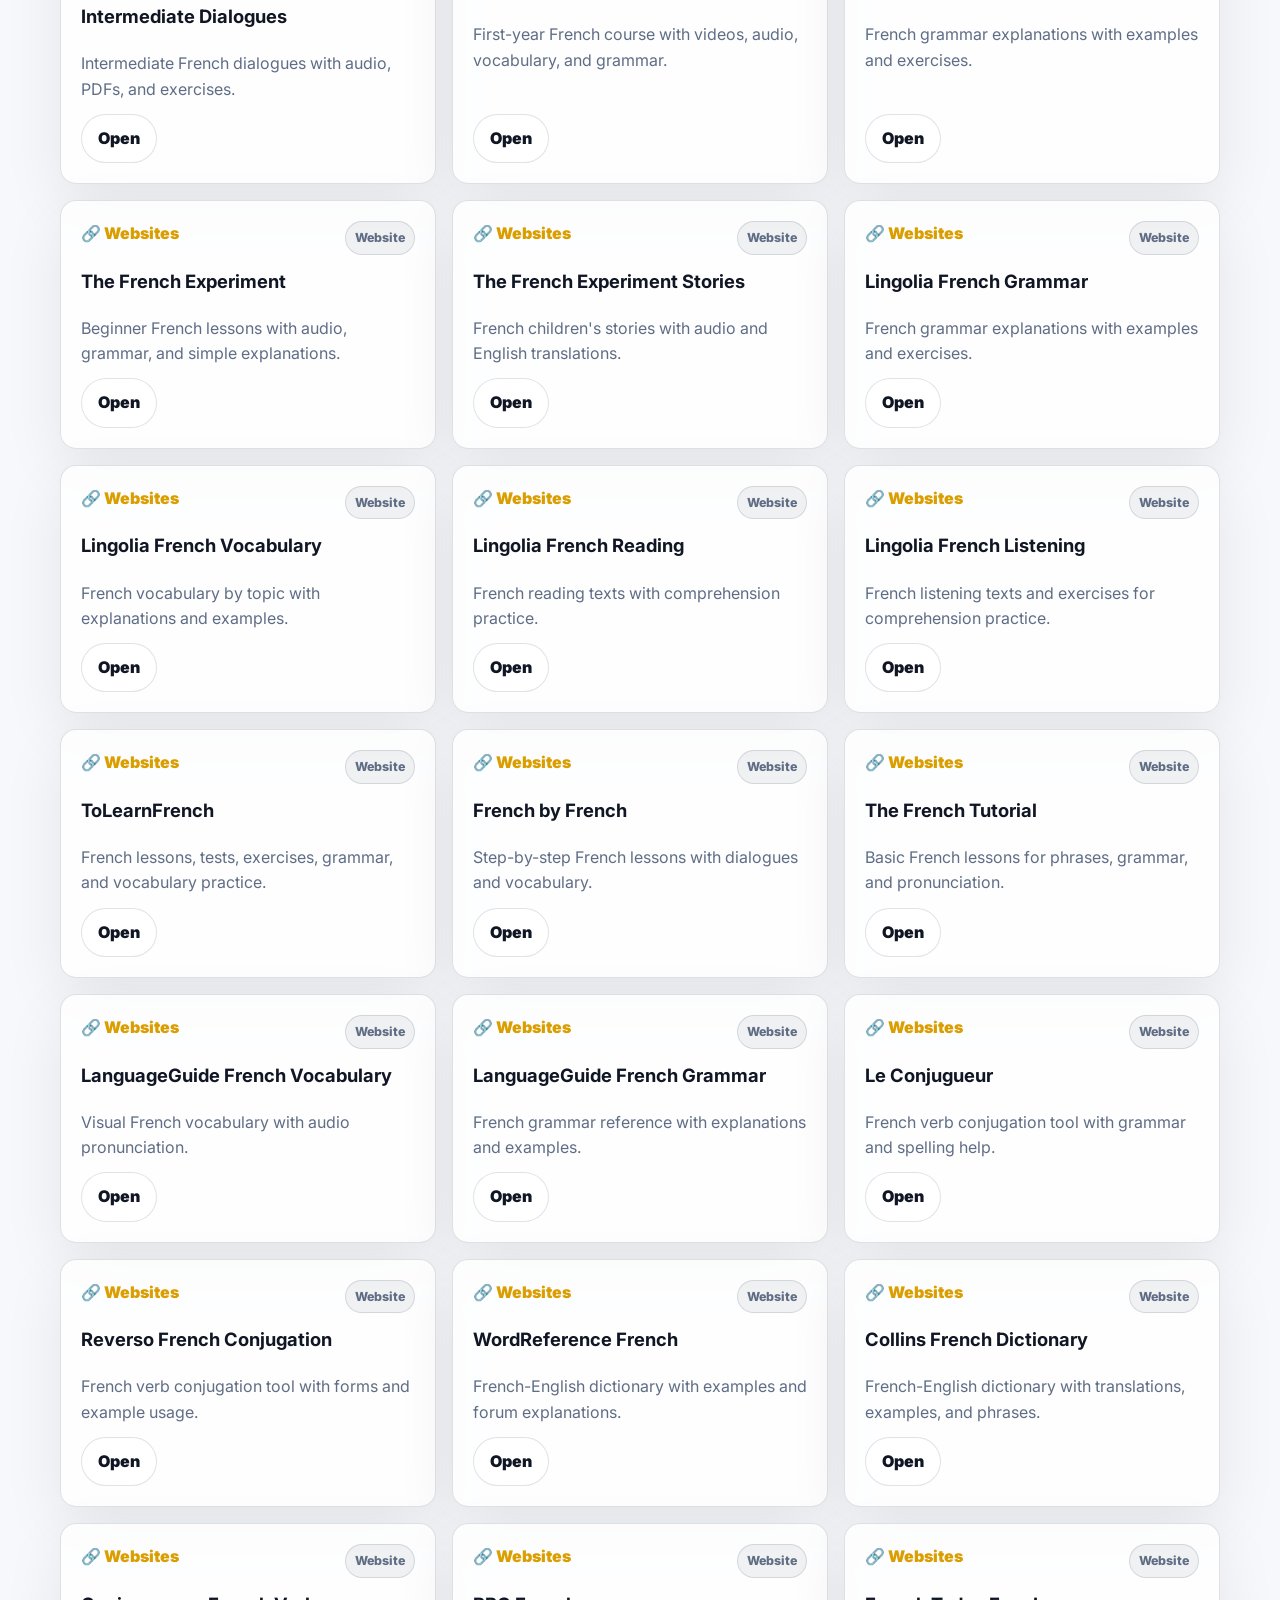
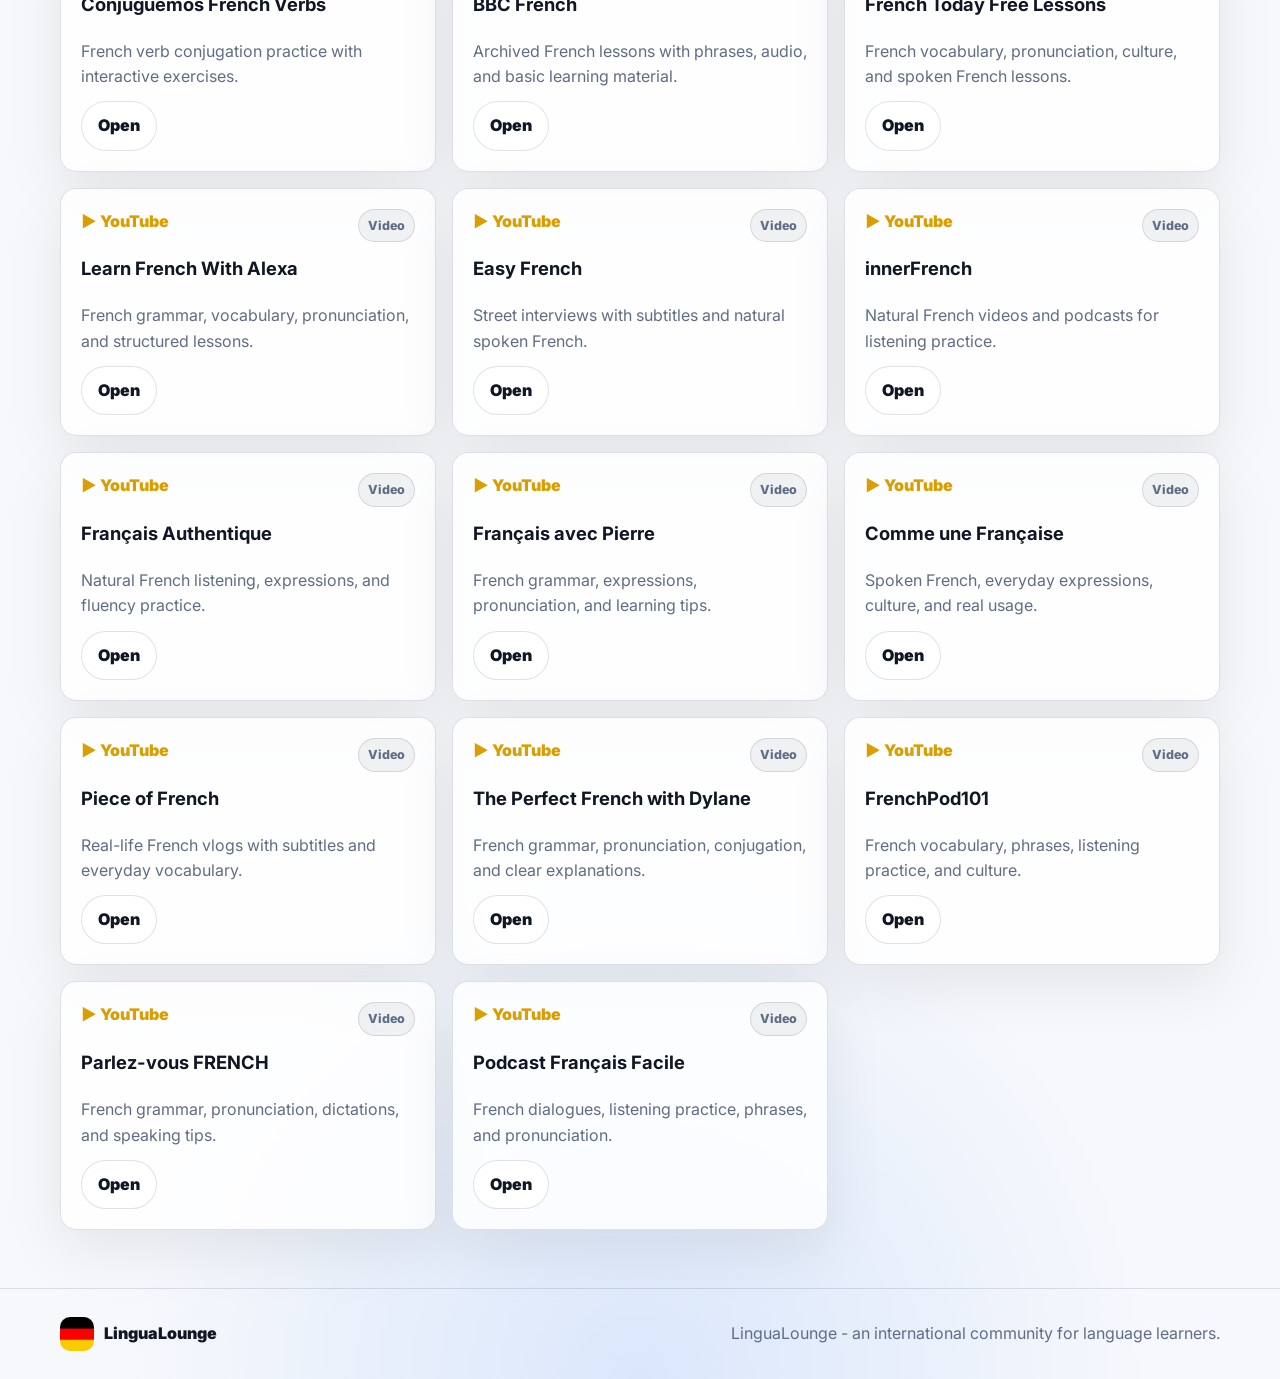
<file: resources/french.html>
<!doctype html>
<html lang="en" data-theme="dark">
<head>
  <meta charset="utf-8">
  <meta name="viewport" content="width=device-width, initial-scale=1">
  <meta name="description" content="LinguaLounge is an international Discord community for language learners.">
  <title>LinguaLounge</title>
  <link rel="preconnect" href="https://fonts.googleapis.com">
  <link rel="preconnect" href="https://fonts.gstatic.com" crossorigin>
  <link href="https://fonts.googleapis.com/css2?family=Inter:wght@400;600;700;800;900&display=swap" rel="stylesheet">
  <link rel="stylesheet" href="../assets/css/styles.css">
  <link rel="icon" href="../assets/brand/Logo.gif">
</head>
<body data-resource-language="french">
<header class="site-header">
  <div class="container navbar">
    <a class="brand" href="../index.html" aria-label="LinguaLounge home">
      <img class="brand-gif" src="../assets/brand/Logo.gif" alt="LinguaLounge animated logo">
      <img class="brand-wordmark" src="../assets/brand/Schriftzug.png" alt="LinguaLounge">
    </a>
    <nav class="nav-menu" aria-label="Main navigation"><a class="nav-link " href="../index.html" data-i18n="nav.home"></a><a class="nav-link active" href="../resources.html" data-i18n="nav.resources"></a><a class="nav-link " href="../community.html" data-i18n="nav.community"></a><a class="nav-link " href="../rules.html" data-i18n="nav.rules"></a><a class="nav-link " href="../faq.html" data-i18n="nav.faq"></a><a class="nav-link " href="../join.html" data-i18n="nav.join"></a></nav>
    <div class="nav-actions">
      <select id="languageSwitcher" class="lang-select" aria-label="Website language"></select>
      <button id="themeToggle" class="theme-toggle" type="button" aria-label="Toggle color theme"><span>☀️</span><span>🌙</span></button>
      <a class="discord-mini" href="https://discord.gg/2xuchf2VnN" target="_blank" rel="noopener" data-i18n="nav.discord"></a>
    </div>
    <button id="menuButton" class="menu-button" type="button" data-i18n-aria="mobile.menu"><span></span><span></span><span></span></button>
  </div>
</header>
<main>
<section class="hero">
  <div class="container">
    <div class="breadcrumb"><a href="../resources.html" data-i18n="resourcePage.breadcrumb"></a><span>/</span><span data-language-name="french"></span></div>
    <span class="eyebrow"><span>🇫🇷</span> <span data-language-name="french"></span></span>
    <h1 data-resource-title="french"></h1>
    <p class="lead" data-resource-lead="french"></p>
    <div class="hero-actions"><a class="btn secondary" href="../resources.html" data-i18n="common.backResources"></a></div>
  </div>
</section>
<section class="section" style="padding-top:0">
  <div class="container">
    <div class="resource-tools">
      <div class="tabs" aria-label="Resource filters">
        <button class="tab active" type="button" data-resource-filter="all" data-i18n="common.all"></button>
        <button class="tab" type="button" data-resource-filter="pdf" data-i18n="common.pdf"></button>
        <button class="tab" type="button" data-resource-filter="website" data-i18n="common.websites"></button>
        <button class="tab" type="button" data-resource-filter="youtube" data-i18n="common.youtube"></button>
      </div>
      <input id="resourceSearch" class="search" type="search" data-i18n-placeholder="common.search" autocomplete="off">
    </div>
    <div id="resourceList" class="resource-list"></div>
  </div>
</section>
</main>
<footer class="site-footer">
  <div class="container footer-inner">
    <div class="footer-brand"><img src="../assets/brand/Logo.gif" alt=""><span>LinguaLounge</span></div>
    <p data-i18n="footer.text"></p>
  </div>
</footer>
<script src="../assets/js/i18n.js"></script>
<script src="../assets/js/resources-data.js"></script>
<script src="../assets/js/app.js"></script>
</body>
</html>
</file>
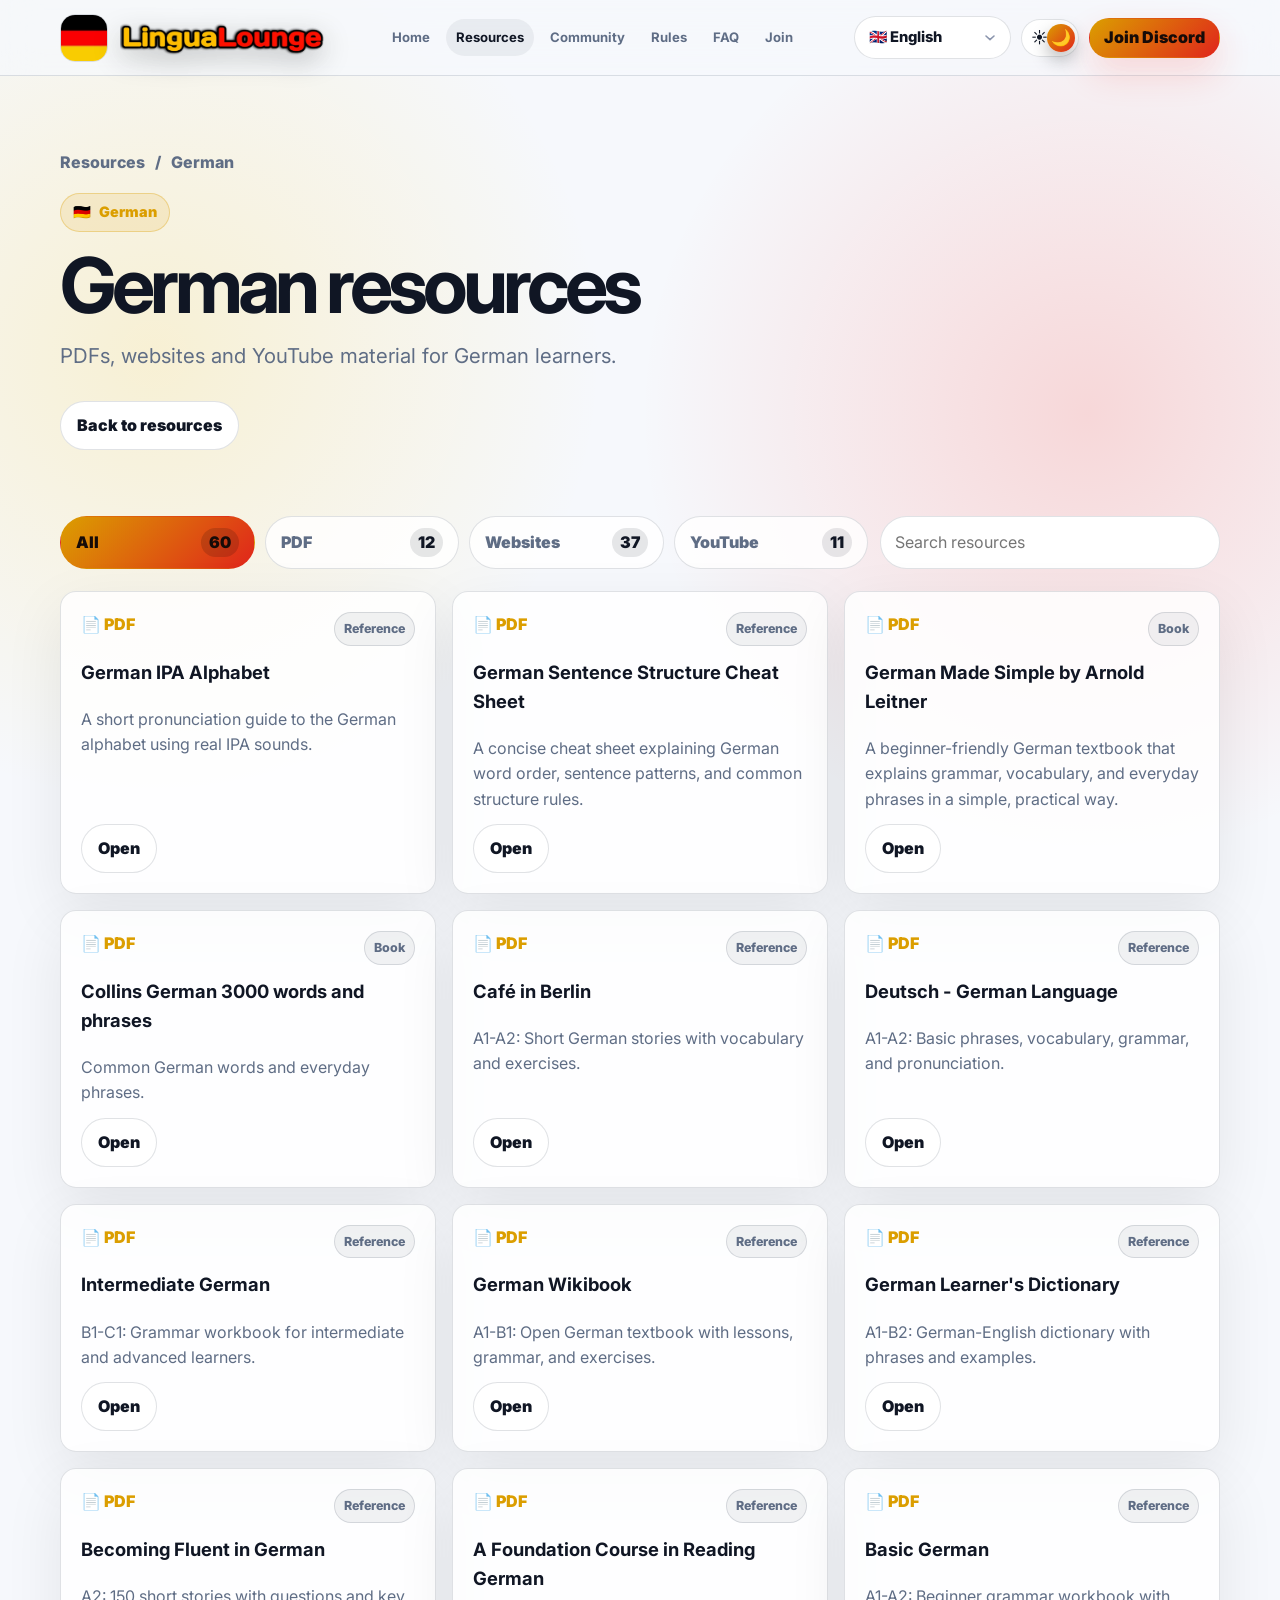
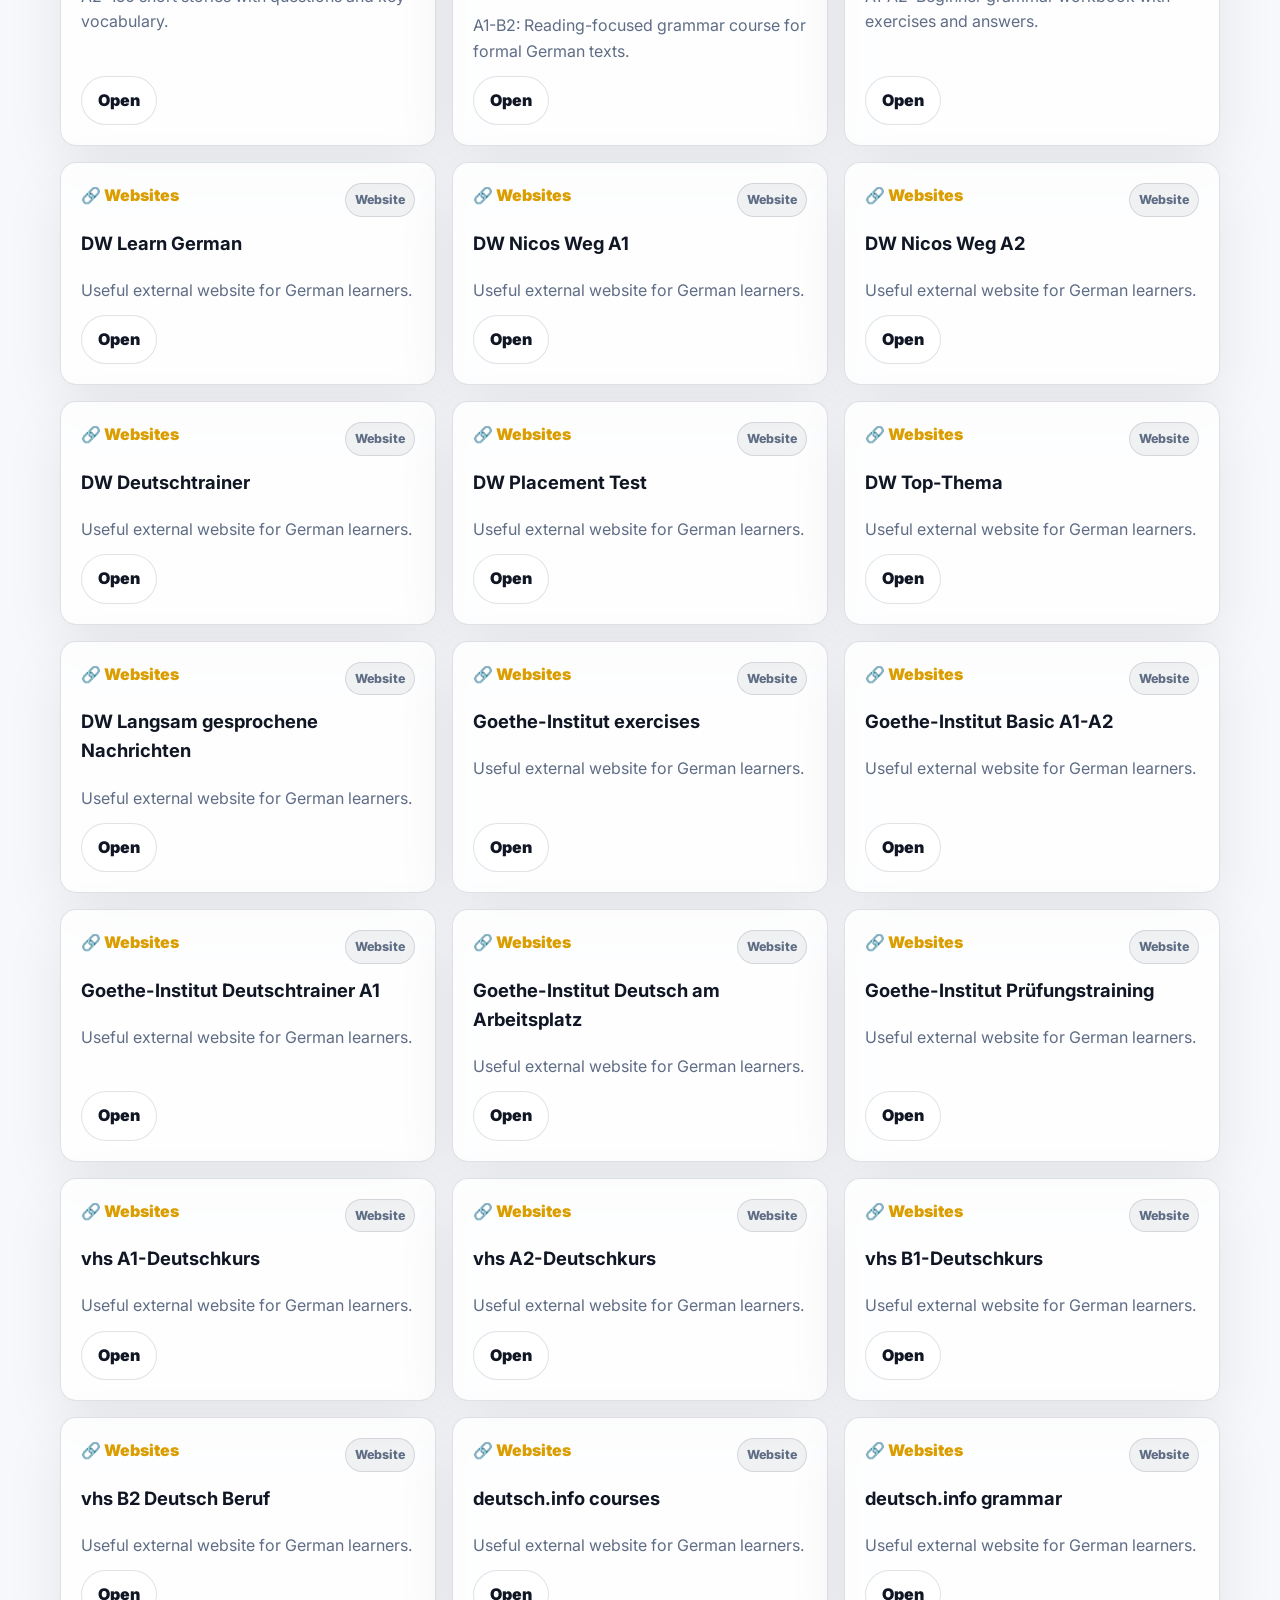
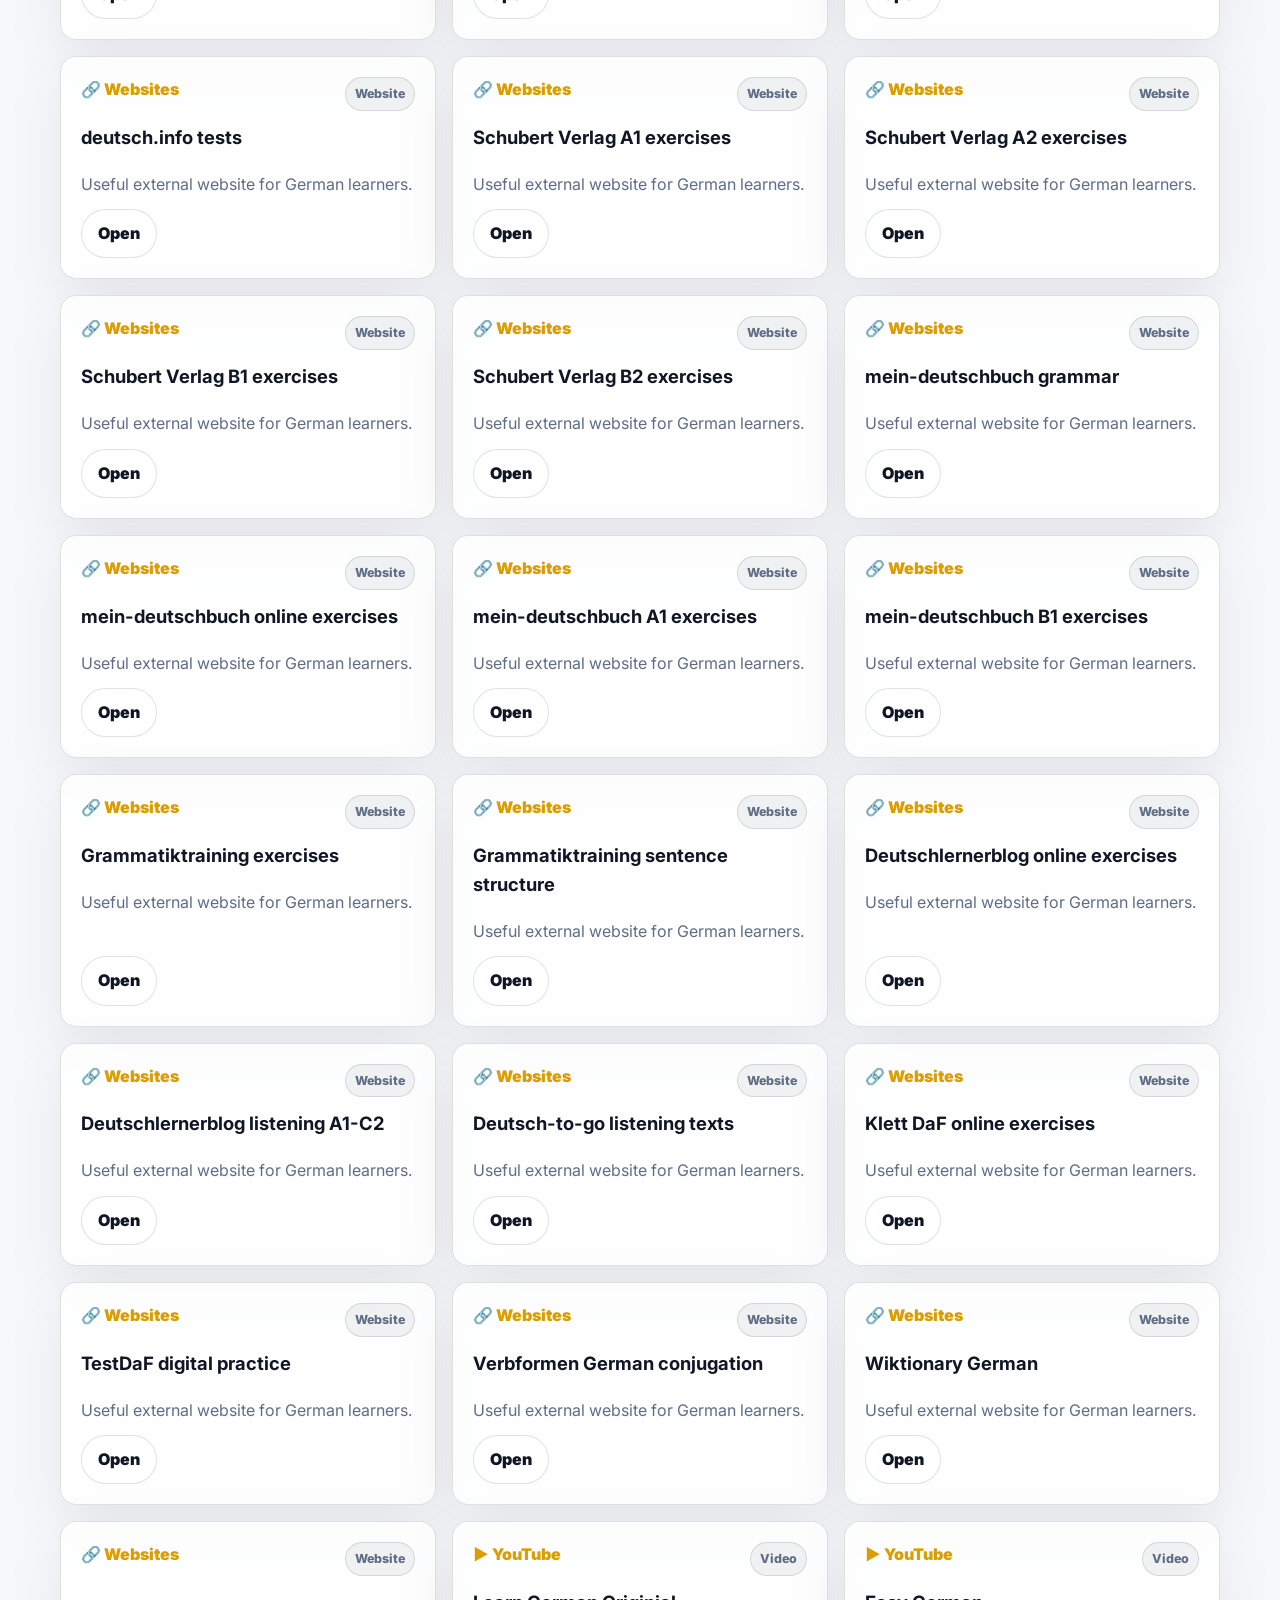
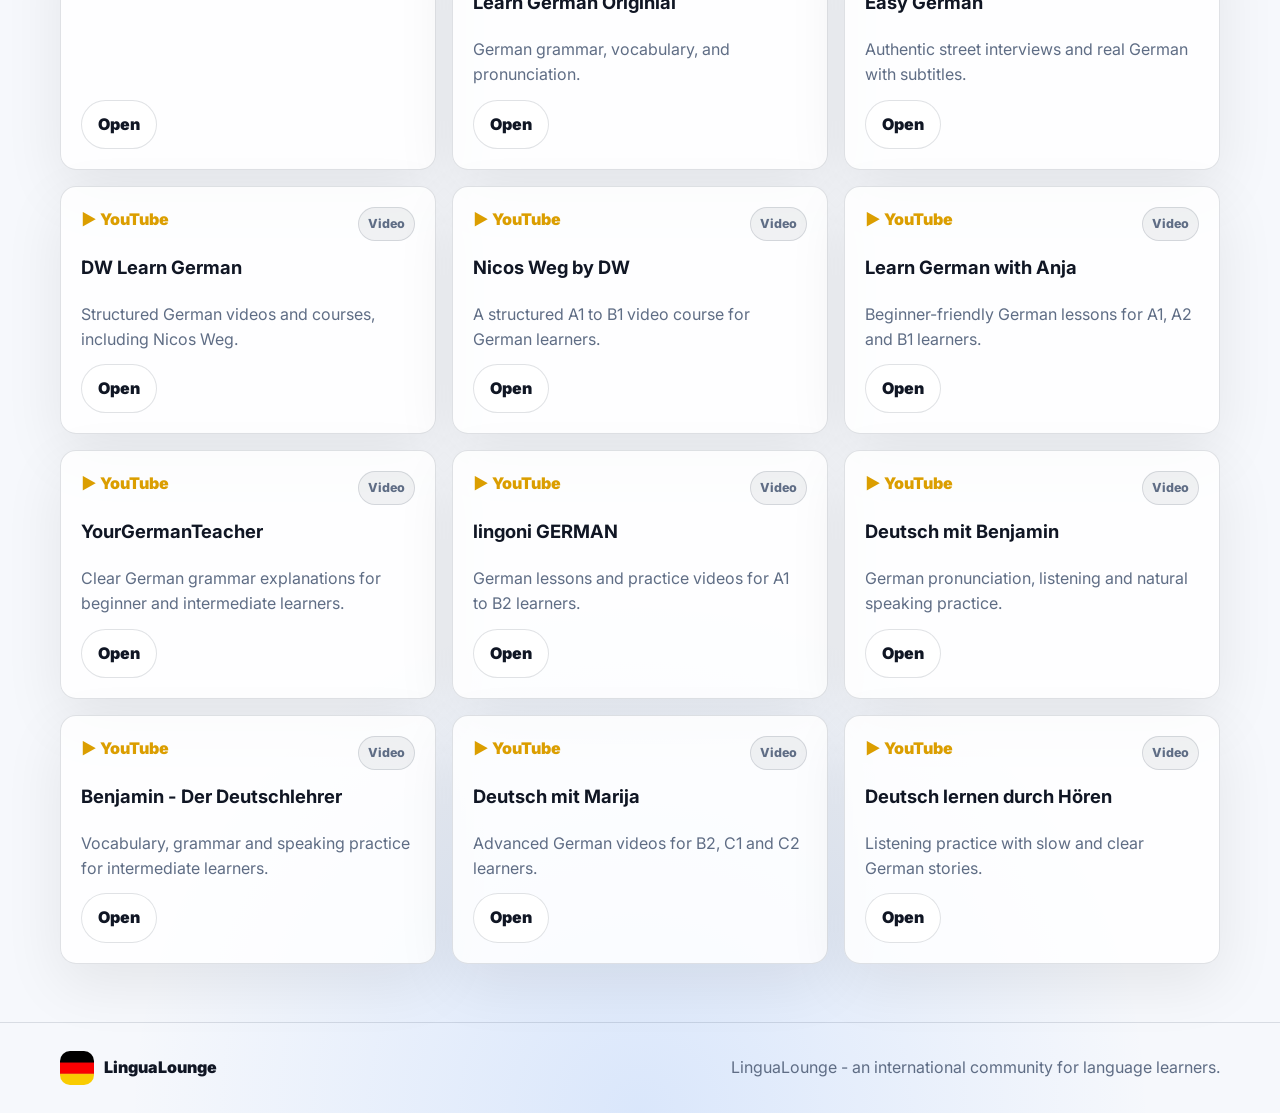
<file: resources/german.html>
<!doctype html>
<html lang="en" data-theme="dark">
<head>
  <meta charset="utf-8">
  <meta name="viewport" content="width=device-width, initial-scale=1">
  <meta name="description" content="LinguaLounge is an international Discord community for language learners.">
  <title>LinguaLounge</title>
  <link rel="preconnect" href="https://fonts.googleapis.com">
  <link rel="preconnect" href="https://fonts.gstatic.com" crossorigin>
  <link href="https://fonts.googleapis.com/css2?family=Inter:wght@400;600;700;800;900&display=swap" rel="stylesheet">
  <link rel="stylesheet" href="../assets/css/styles.css">
  <link rel="icon" href="../assets/brand/Logo.gif">
</head>
<body data-resource-language="german">
<header class="site-header">
  <div class="container navbar">
    <a class="brand" href="../index.html" aria-label="LinguaLounge home">
      <img class="brand-gif" src="../assets/brand/Logo.gif" alt="LinguaLounge animated logo">
      <img class="brand-wordmark" src="../assets/brand/Schriftzug.png" alt="LinguaLounge">
    </a>
    <nav class="nav-menu" aria-label="Main navigation"><a class="nav-link " href="../index.html" data-i18n="nav.home"></a><a class="nav-link active" href="../resources.html" data-i18n="nav.resources"></a><a class="nav-link " href="../community.html" data-i18n="nav.community"></a><a class="nav-link " href="../rules.html" data-i18n="nav.rules"></a><a class="nav-link " href="../faq.html" data-i18n="nav.faq"></a><a class="nav-link " href="../join.html" data-i18n="nav.join"></a></nav>
    <div class="nav-actions">
      <select id="languageSwitcher" class="lang-select" aria-label="Website language"></select>
      <button id="themeToggle" class="theme-toggle" type="button" aria-label="Toggle color theme"><span>☀️</span><span>🌙</span></button>
      <a class="discord-mini" href="https://discord.gg/2xuchf2VnN" target="_blank" rel="noopener" data-i18n="nav.discord"></a>
    </div>
    <button id="menuButton" class="menu-button" type="button" data-i18n-aria="mobile.menu"><span></span><span></span><span></span></button>
  </div>
</header>
<main>
<section class="hero">
  <div class="container">
    <div class="breadcrumb"><a href="../resources.html" data-i18n="resourcePage.breadcrumb"></a><span>/</span><span data-language-name="german"></span></div>
    <span class="eyebrow"><span>🇩🇪</span> <span data-language-name="german"></span></span>
    <h1 data-resource-title="german"></h1>
    <p class="lead" data-resource-lead="german"></p>
    <div class="hero-actions"><a class="btn secondary" href="../resources.html" data-i18n="common.backResources"></a></div>
  </div>
</section>
<section class="section" style="padding-top:0">
  <div class="container">
    <div class="resource-tools">
      <div class="tabs" aria-label="Resource filters">
        <button class="tab active" type="button" data-resource-filter="all" data-i18n="common.all"></button>
        <button class="tab" type="button" data-resource-filter="pdf" data-i18n="common.pdf"></button>
        <button class="tab" type="button" data-resource-filter="website" data-i18n="common.websites"></button>
        <button class="tab" type="button" data-resource-filter="youtube" data-i18n="common.youtube"></button>
      </div>
      <input id="resourceSearch" class="search" type="search" data-i18n-placeholder="common.search" autocomplete="off">
    </div>
    <div id="resourceList" class="resource-list"></div>
  </div>
</section>
</main>
<footer class="site-footer">
  <div class="container footer-inner">
    <div class="footer-brand"><img src="../assets/brand/Logo.gif" alt=""><span>LinguaLounge</span></div>
    <p data-i18n="footer.text"></p>
  </div>
</footer>
<script src="../assets/js/i18n.js"></script>
<script src="../assets/js/resources-data.js"></script>
<script src="../assets/js/app.js"></script>
</body>
</html>
</file>
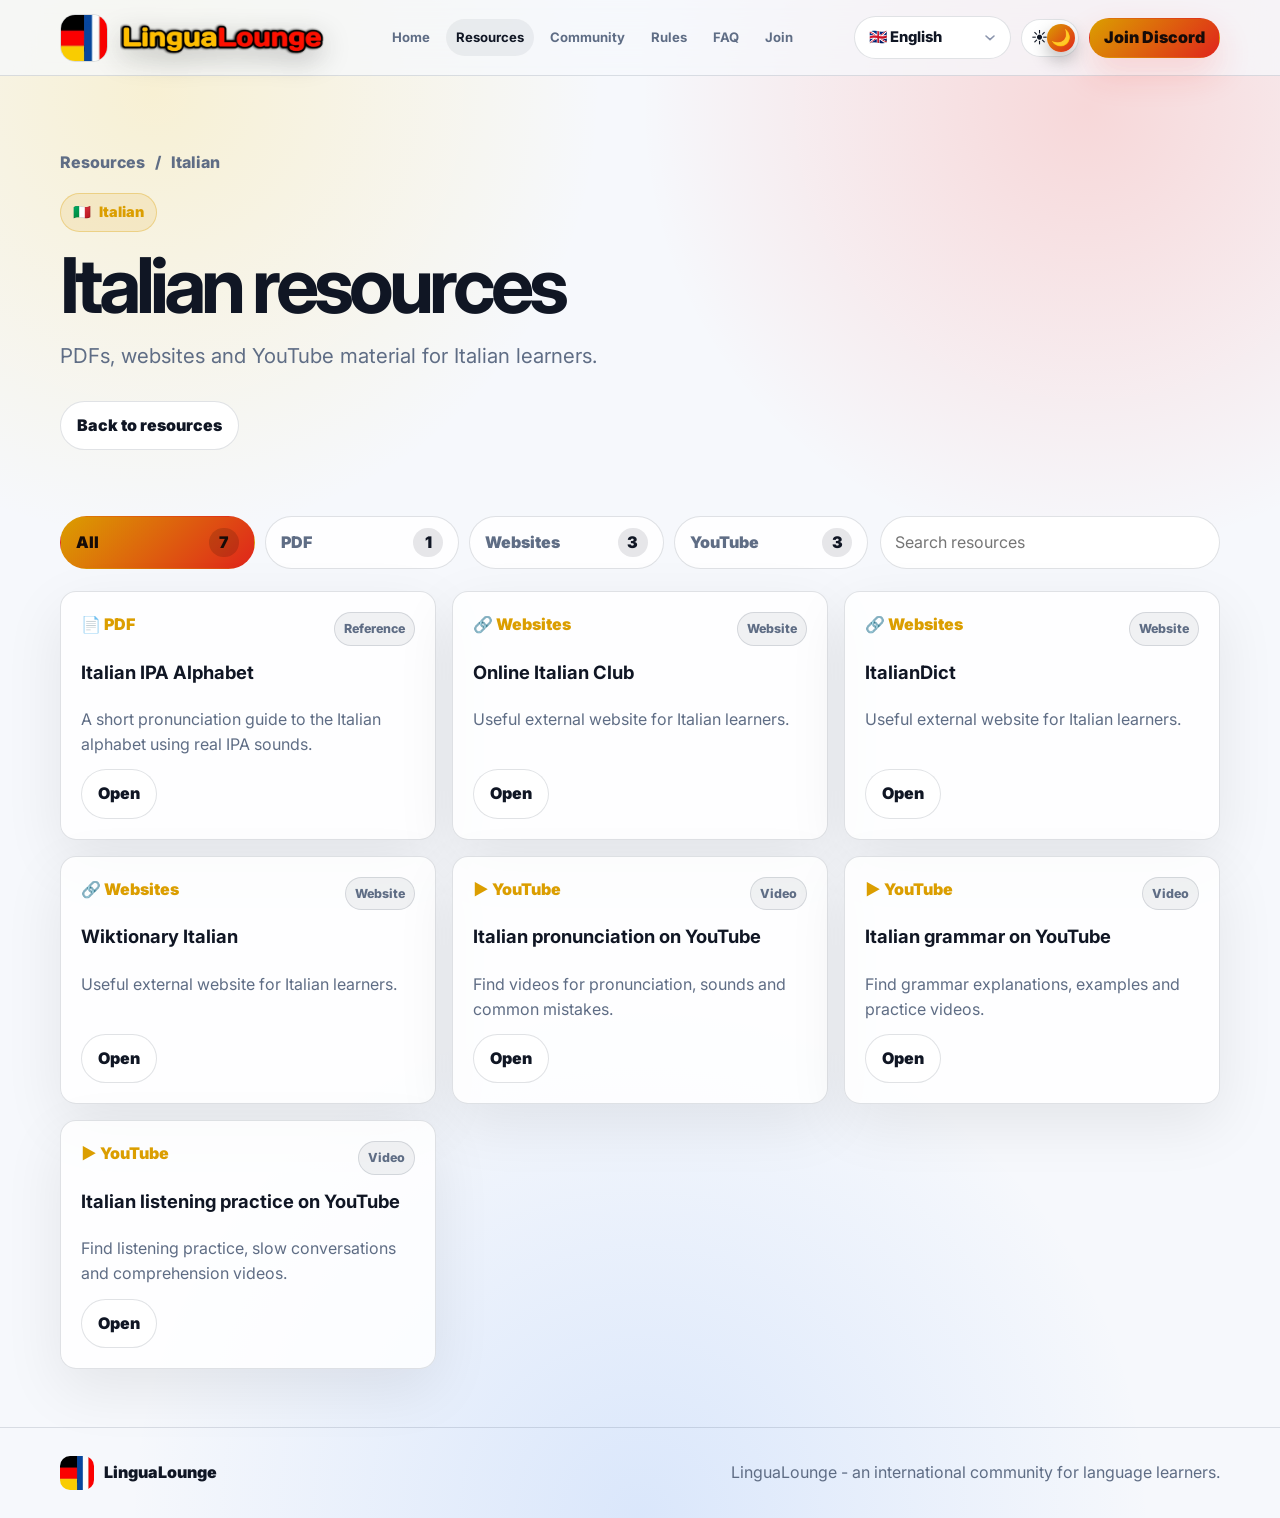
<file: resources/italian.html>
<!doctype html>
<html lang="en" data-theme="dark">
<head>
  <meta charset="utf-8">
  <meta name="viewport" content="width=device-width, initial-scale=1">
  <meta name="description" content="LinguaLounge is an international Discord community for language learners.">
  <title>LinguaLounge</title>
  <link rel="preconnect" href="https://fonts.googleapis.com">
  <link rel="preconnect" href="https://fonts.gstatic.com" crossorigin>
  <link href="https://fonts.googleapis.com/css2?family=Inter:wght@400;600;700;800;900&display=swap" rel="stylesheet">
  <link rel="stylesheet" href="../assets/css/styles.css">
  <link rel="icon" href="../assets/brand/Logo.gif">
</head>
<body data-resource-language="italian">
<header class="site-header">
  <div class="container navbar">
    <a class="brand" href="../index.html" aria-label="LinguaLounge home">
      <img class="brand-gif" src="../assets/brand/Logo.gif" alt="LinguaLounge animated logo">
      <img class="brand-wordmark" src="../assets/brand/Schriftzug.png" alt="LinguaLounge">
    </a>
    <nav class="nav-menu" aria-label="Main navigation"><a class="nav-link " href="../index.html" data-i18n="nav.home"></a><a class="nav-link active" href="../resources.html" data-i18n="nav.resources"></a><a class="nav-link " href="../community.html" data-i18n="nav.community"></a><a class="nav-link " href="../rules.html" data-i18n="nav.rules"></a><a class="nav-link " href="../faq.html" data-i18n="nav.faq"></a><a class="nav-link " href="../join.html" data-i18n="nav.join"></a></nav>
    <div class="nav-actions">
      <select id="languageSwitcher" class="lang-select" aria-label="Website language"></select>
      <button id="themeToggle" class="theme-toggle" type="button" aria-label="Toggle color theme"><span>☀️</span><span>🌙</span></button>
      <a class="discord-mini" href="https://discord.gg/2xuchf2VnN" target="_blank" rel="noopener" data-i18n="nav.discord"></a>
    </div>
    <button id="menuButton" class="menu-button" type="button" data-i18n-aria="mobile.menu"><span></span><span></span><span></span></button>
  </div>
</header>
<main>
<section class="hero">
  <div class="container">
    <div class="breadcrumb"><a href="../resources.html" data-i18n="resourcePage.breadcrumb"></a><span>/</span><span data-language-name="italian"></span></div>
    <span class="eyebrow"><span>🇮🇹</span> <span data-language-name="italian"></span></span>
    <h1 data-resource-title="italian"></h1>
    <p class="lead" data-resource-lead="italian"></p>
    <div class="hero-actions"><a class="btn secondary" href="../resources.html" data-i18n="common.backResources"></a></div>
  </div>
</section>
<section class="section" style="padding-top:0">
  <div class="container">
    <div class="resource-tools">
      <div class="tabs" aria-label="Resource filters">
        <button class="tab active" type="button" data-resource-filter="all" data-i18n="common.all"></button>
        <button class="tab" type="button" data-resource-filter="pdf" data-i18n="common.pdf"></button>
        <button class="tab" type="button" data-resource-filter="website" data-i18n="common.websites"></button>
        <button class="tab" type="button" data-resource-filter="youtube" data-i18n="common.youtube"></button>
      </div>
      <input id="resourceSearch" class="search" type="search" data-i18n-placeholder="common.search" autocomplete="off">
    </div>
    <div id="resourceList" class="resource-list"></div>
  </div>
</section>
</main>
<footer class="site-footer">
  <div class="container footer-inner">
    <div class="footer-brand"><img src="../assets/brand/Logo.gif" alt=""><span>LinguaLounge</span></div>
    <p data-i18n="footer.text"></p>
  </div>
</footer>
<script src="../assets/js/i18n.js"></script>
<script src="../assets/js/resources-data.js"></script>
<script src="../assets/js/app.js"></script>
</body>
</html>
</file>
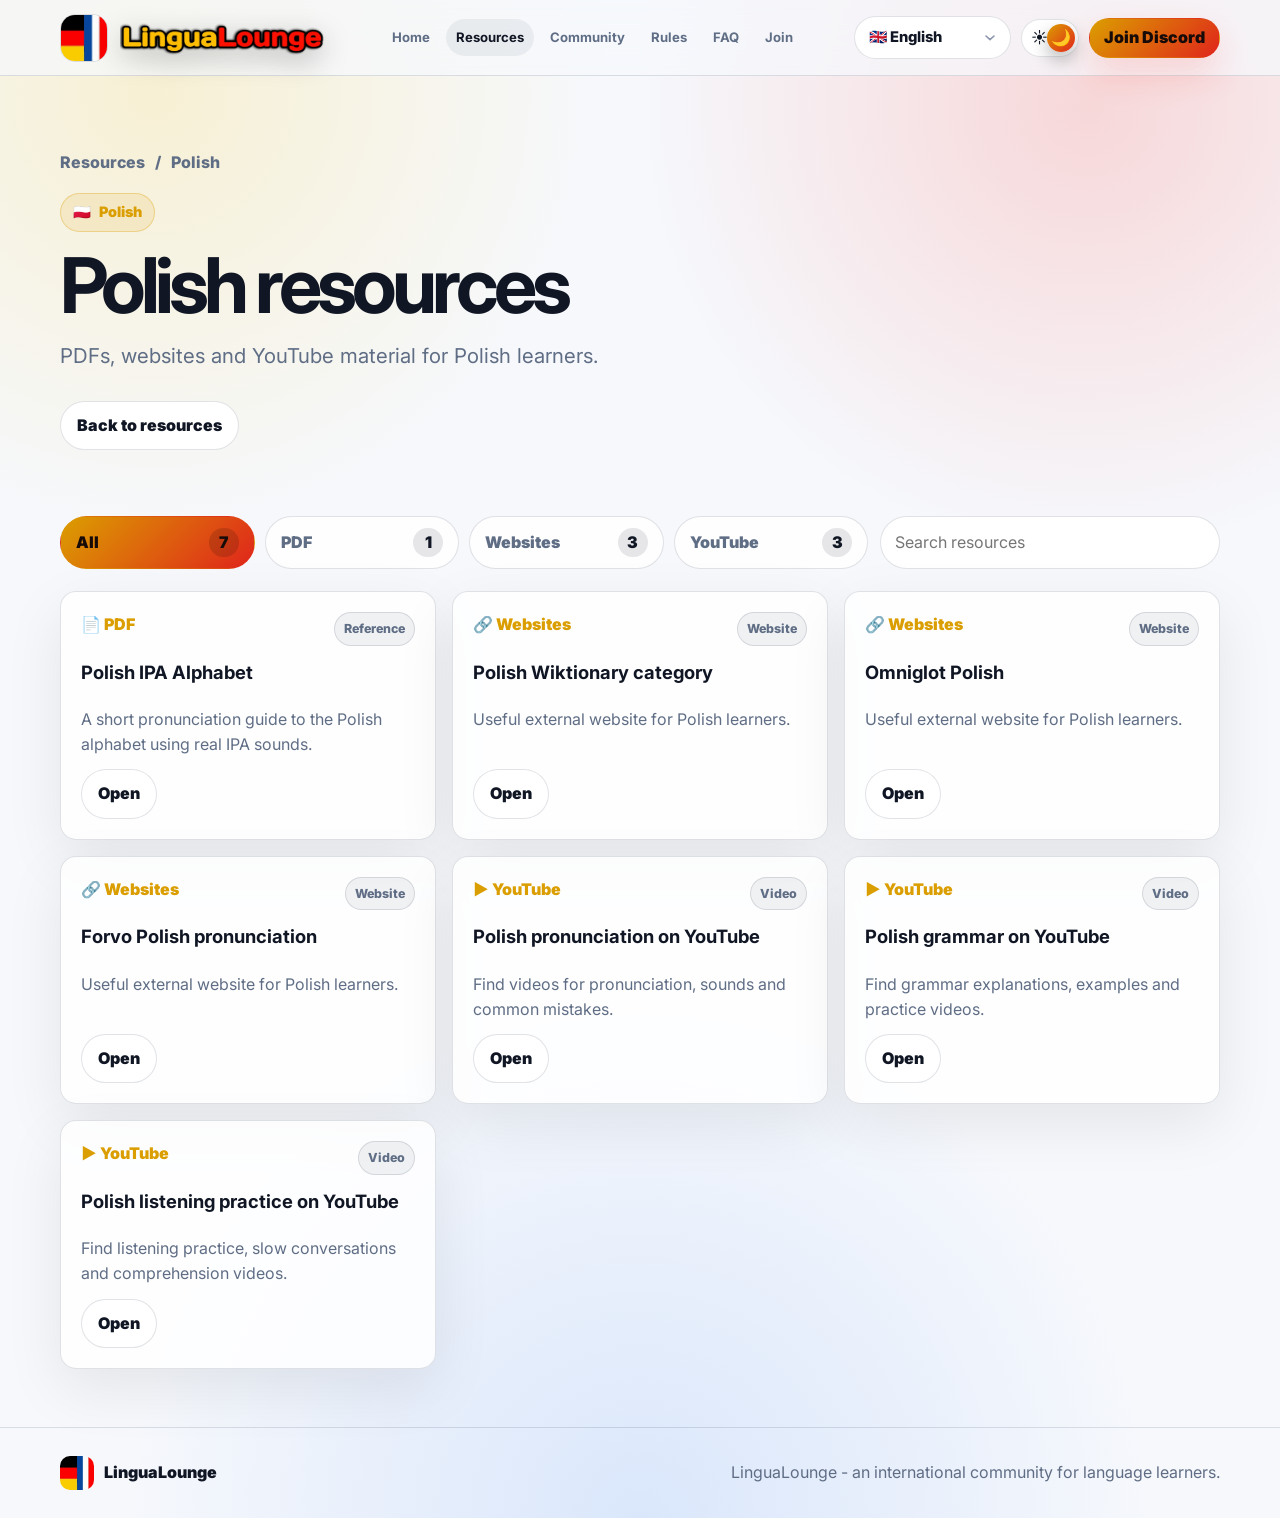
<file: resources/polish.html>
<!doctype html>
<html lang="en" data-theme="dark">
<head>
  <meta charset="utf-8">
  <meta name="viewport" content="width=device-width, initial-scale=1">
  <meta name="description" content="LinguaLounge is an international Discord community for language learners.">
  <title>LinguaLounge</title>
  <link rel="preconnect" href="https://fonts.googleapis.com">
  <link rel="preconnect" href="https://fonts.gstatic.com" crossorigin>
  <link href="https://fonts.googleapis.com/css2?family=Inter:wght@400;600;700;800;900&display=swap" rel="stylesheet">
  <link rel="stylesheet" href="../assets/css/styles.css">
  <link rel="icon" href="../assets/brand/Logo.gif">
</head>
<body data-resource-language="polish">
<header class="site-header">
  <div class="container navbar">
    <a class="brand" href="../index.html" aria-label="LinguaLounge home">
      <img class="brand-gif" src="../assets/brand/Logo.gif" alt="LinguaLounge animated logo">
      <img class="brand-wordmark" src="../assets/brand/Schriftzug.png" alt="LinguaLounge">
    </a>
    <nav class="nav-menu" aria-label="Main navigation"><a class="nav-link " href="../index.html" data-i18n="nav.home"></a><a class="nav-link active" href="../resources.html" data-i18n="nav.resources"></a><a class="nav-link " href="../community.html" data-i18n="nav.community"></a><a class="nav-link " href="../rules.html" data-i18n="nav.rules"></a><a class="nav-link " href="../faq.html" data-i18n="nav.faq"></a><a class="nav-link " href="../join.html" data-i18n="nav.join"></a></nav>
    <div class="nav-actions">
      <select id="languageSwitcher" class="lang-select" aria-label="Website language"></select>
      <button id="themeToggle" class="theme-toggle" type="button" aria-label="Toggle color theme"><span>☀️</span><span>🌙</span></button>
      <a class="discord-mini" href="https://discord.gg/2xuchf2VnN" target="_blank" rel="noopener" data-i18n="nav.discord"></a>
    </div>
    <button id="menuButton" class="menu-button" type="button" data-i18n-aria="mobile.menu"><span></span><span></span><span></span></button>
  </div>
</header>
<main>
<section class="hero">
  <div class="container">
    <div class="breadcrumb"><a href="../resources.html" data-i18n="resourcePage.breadcrumb"></a><span>/</span><span data-language-name="polish"></span></div>
    <span class="eyebrow"><span>🇵🇱</span> <span data-language-name="polish"></span></span>
    <h1 data-resource-title="polish"></h1>
    <p class="lead" data-resource-lead="polish"></p>
    <div class="hero-actions"><a class="btn secondary" href="../resources.html" data-i18n="common.backResources"></a></div>
  </div>
</section>
<section class="section" style="padding-top:0">
  <div class="container">
    <div class="resource-tools">
      <div class="tabs" aria-label="Resource filters">
        <button class="tab active" type="button" data-resource-filter="all" data-i18n="common.all"></button>
        <button class="tab" type="button" data-resource-filter="pdf" data-i18n="common.pdf"></button>
        <button class="tab" type="button" data-resource-filter="website" data-i18n="common.websites"></button>
        <button class="tab" type="button" data-resource-filter="youtube" data-i18n="common.youtube"></button>
      </div>
      <input id="resourceSearch" class="search" type="search" data-i18n-placeholder="common.search" autocomplete="off">
    </div>
    <div id="resourceList" class="resource-list"></div>
  </div>
</section>
</main>
<footer class="site-footer">
  <div class="container footer-inner">
    <div class="footer-brand"><img src="../assets/brand/Logo.gif" alt=""><span>LinguaLounge</span></div>
    <p data-i18n="footer.text"></p>
  </div>
</footer>
<script src="../assets/js/i18n.js"></script>
<script src="../assets/js/resources-data.js"></script>
<script src="../assets/js/app.js"></script>
</body>
</html>
</file>
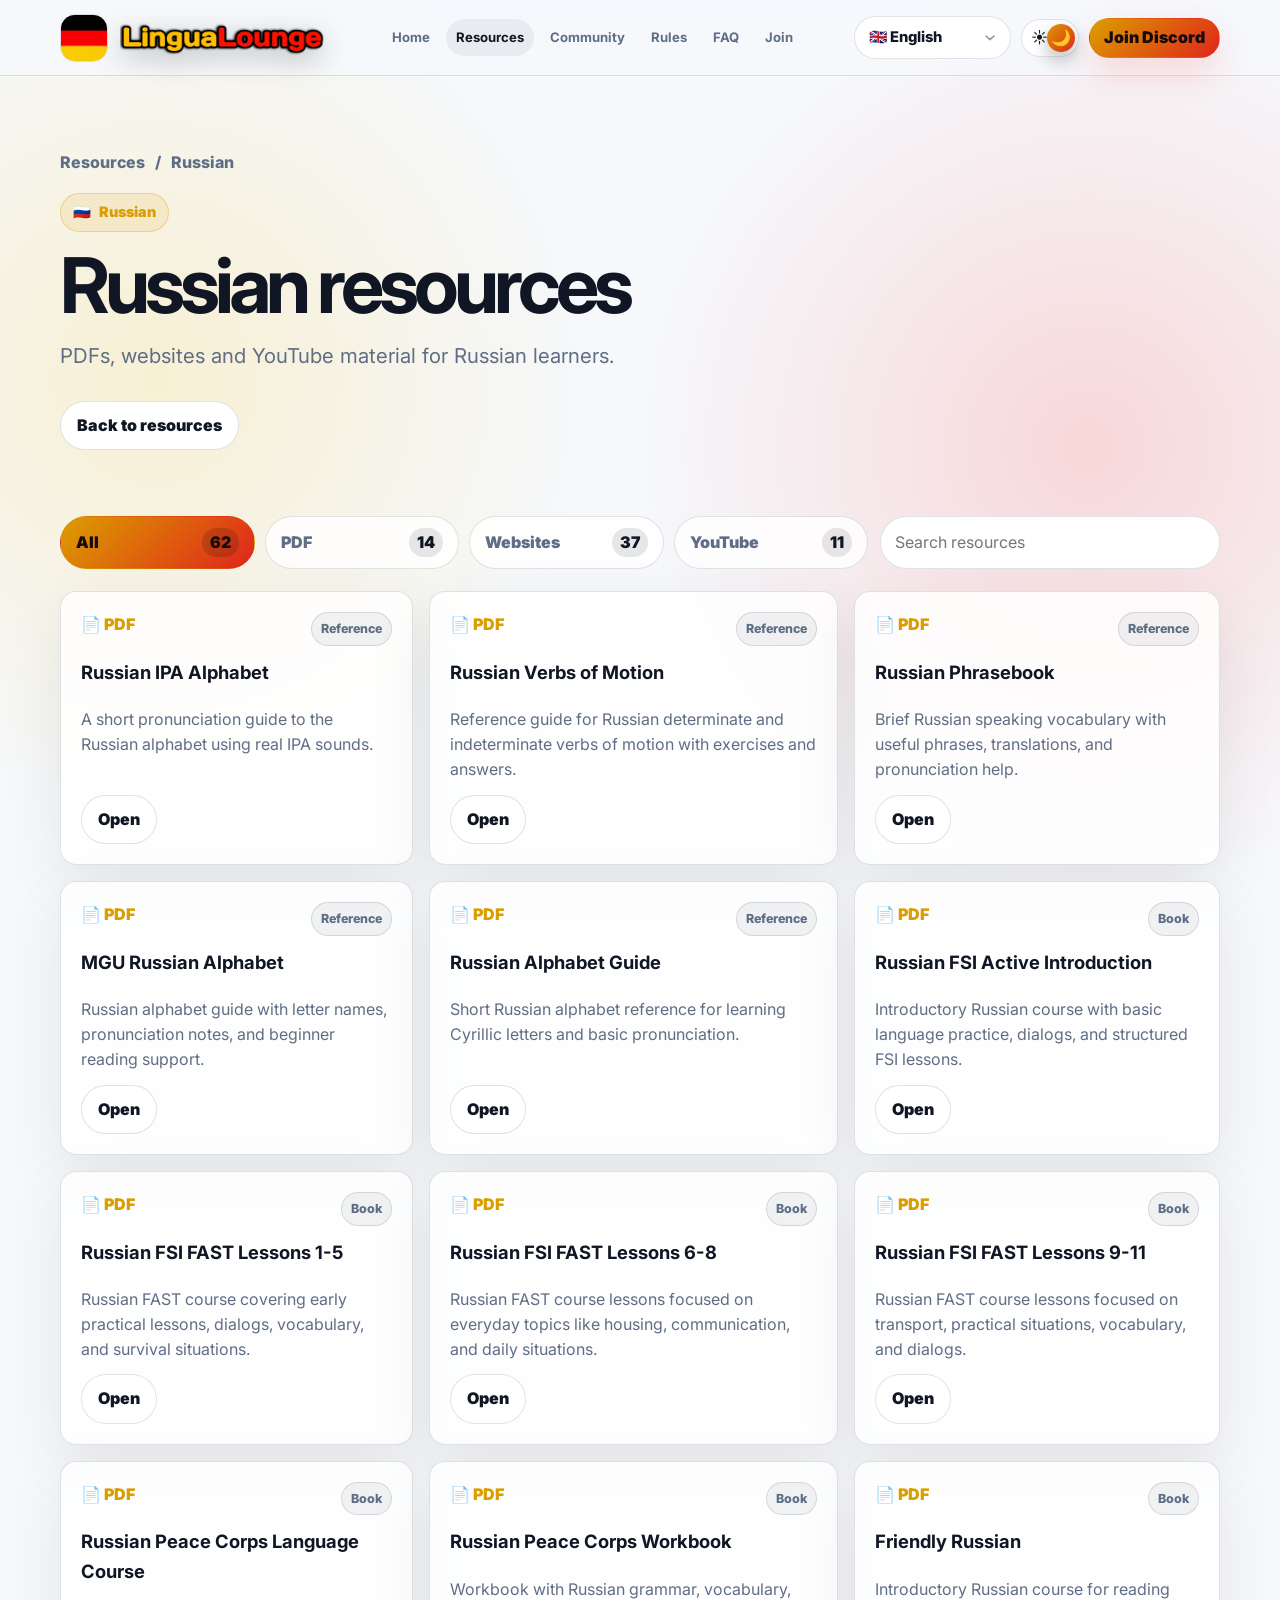
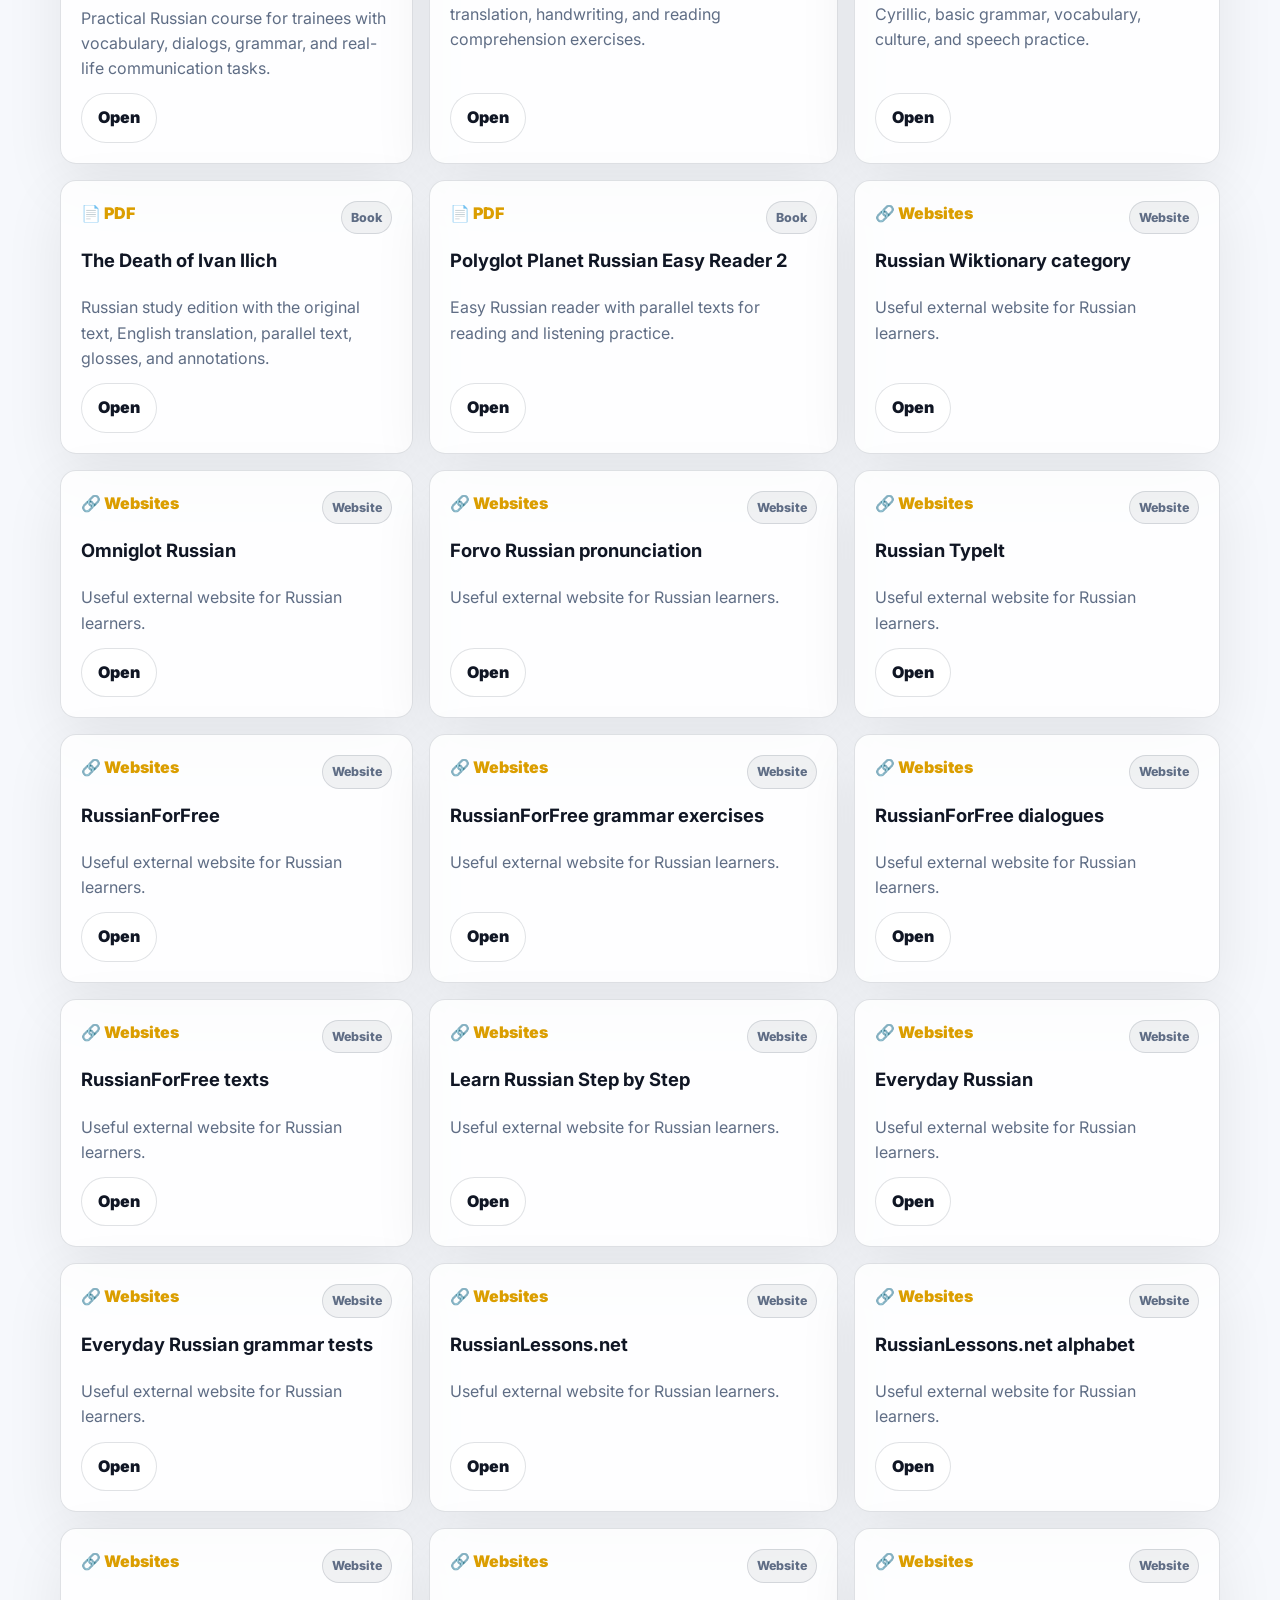
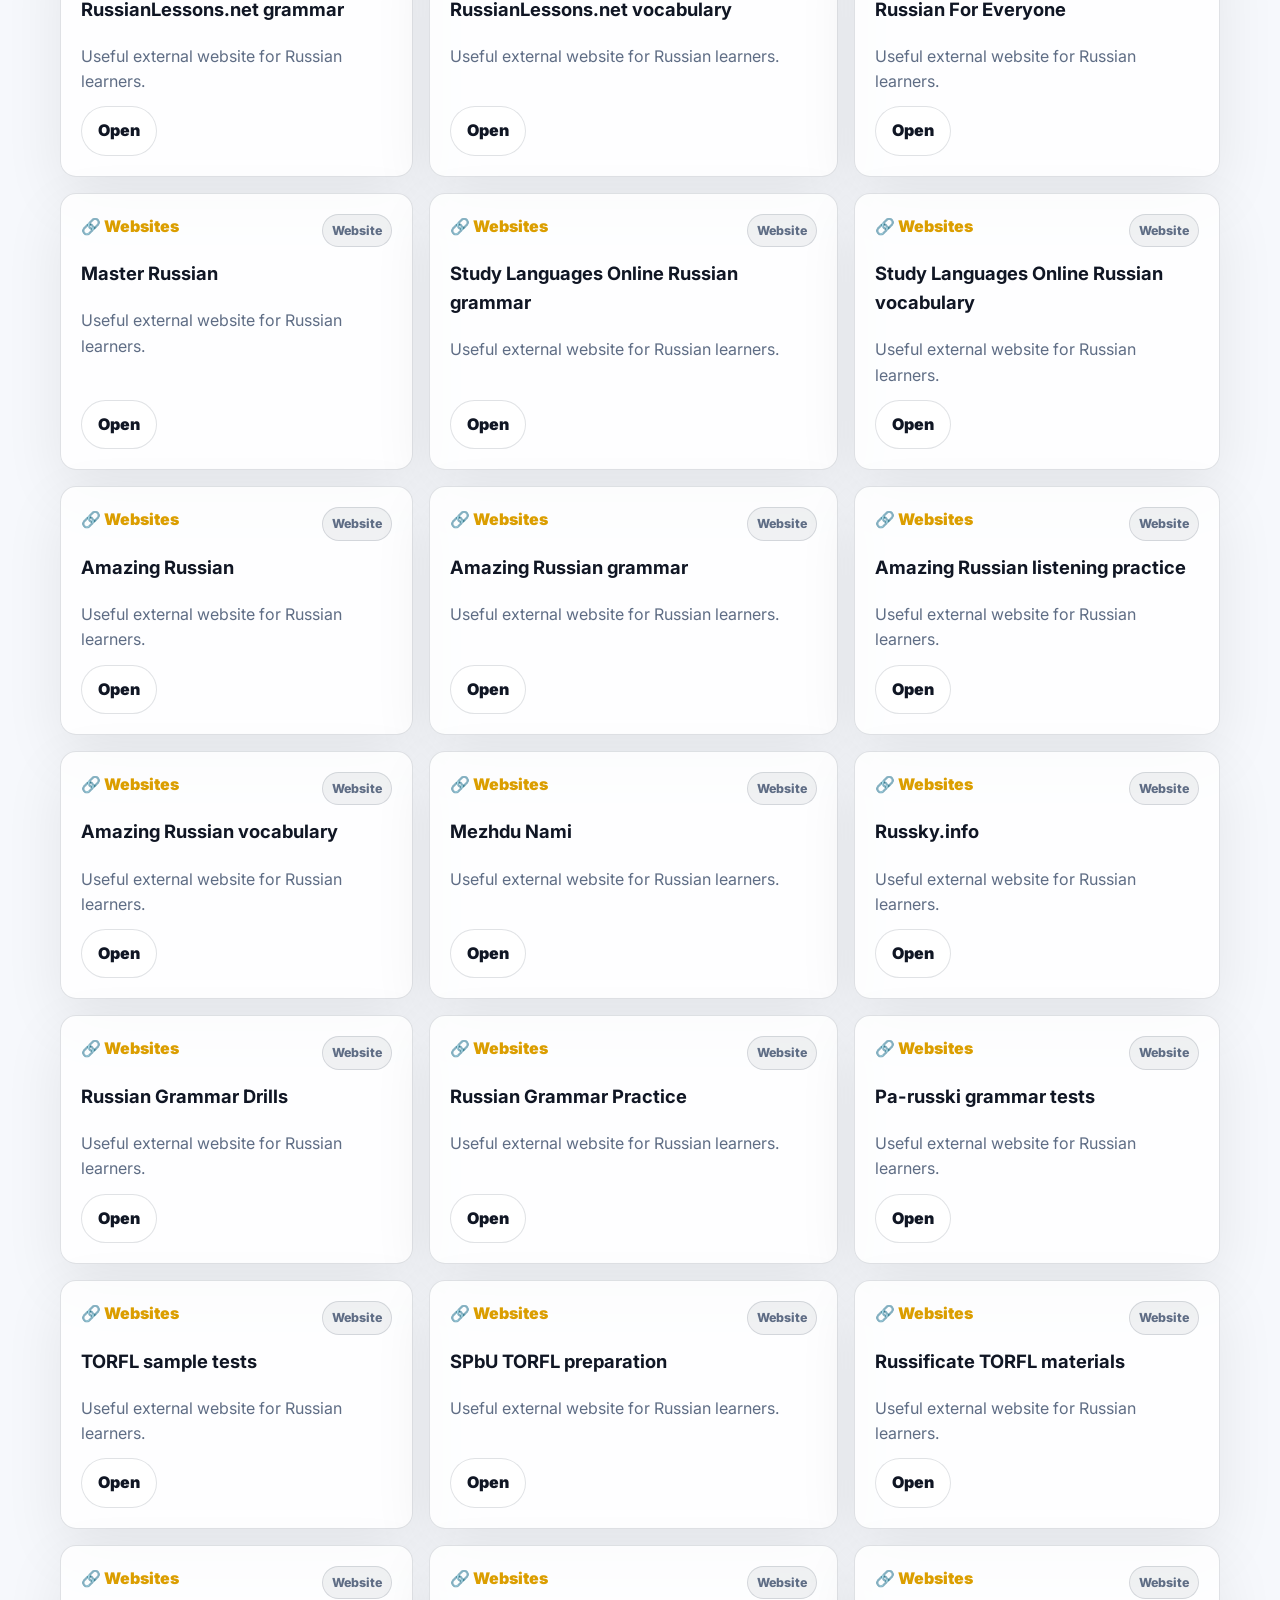
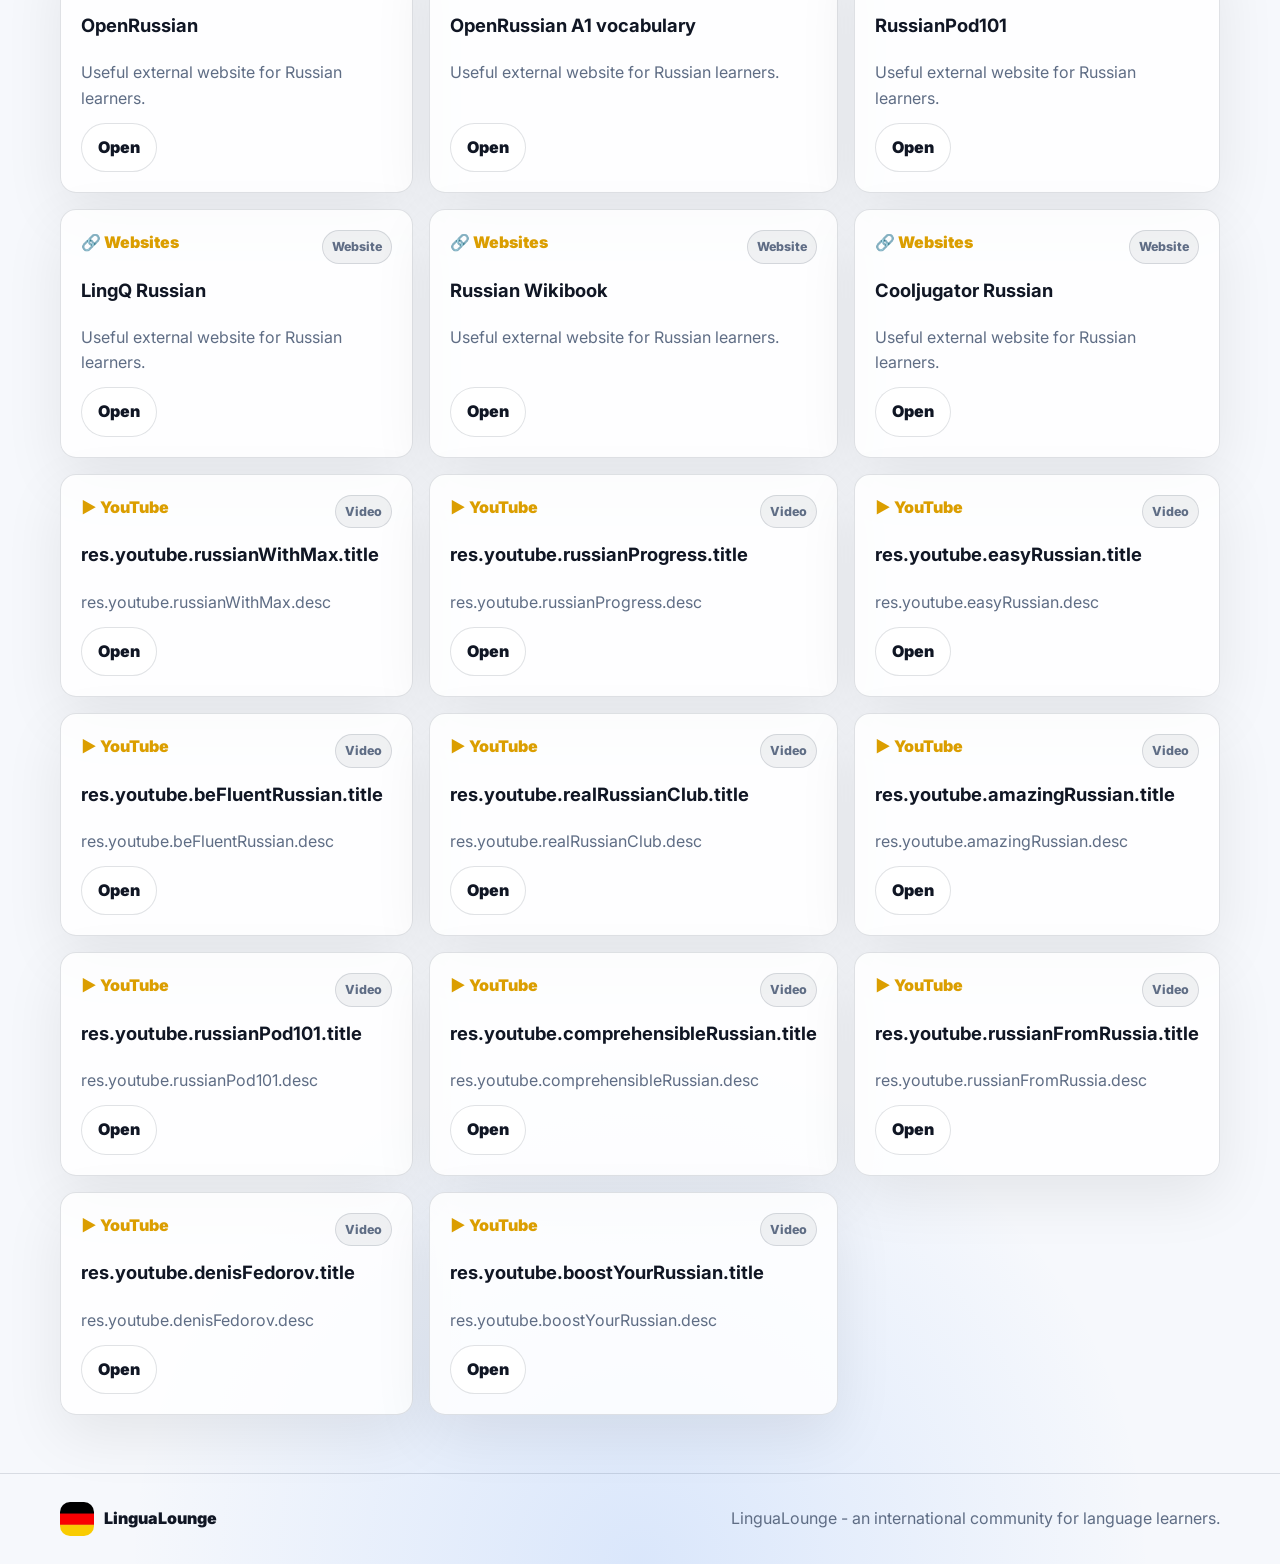
<file: resources/russian.html>
<!doctype html>
<html lang="en" data-theme="dark">
<head>
  <meta charset="utf-8">
  <meta name="viewport" content="width=device-width, initial-scale=1">
  <meta name="description" content="LinguaLounge is an international Discord community for language learners.">
  <title>LinguaLounge</title>
  <link rel="preconnect" href="https://fonts.googleapis.com">
  <link rel="preconnect" href="https://fonts.gstatic.com" crossorigin>
  <link href="https://fonts.googleapis.com/css2?family=Inter:wght@400;600;700;800;900&display=swap" rel="stylesheet">
  <link rel="stylesheet" href="../assets/css/styles.css">
  <link rel="icon" href="../assets/brand/Logo.gif">
</head>
<body data-resource-language="russian">
<header class="site-header">
  <div class="container navbar">
    <a class="brand" href="../index.html" aria-label="LinguaLounge home">
      <img class="brand-gif" src="../assets/brand/Logo.gif" alt="LinguaLounge animated logo">
      <img class="brand-wordmark" src="../assets/brand/Schriftzug.png" alt="LinguaLounge">
    </a>
    <nav class="nav-menu" aria-label="Main navigation"><a class="nav-link " href="../index.html" data-i18n="nav.home"></a><a class="nav-link active" href="../resources.html" data-i18n="nav.resources"></a><a class="nav-link " href="../community.html" data-i18n="nav.community"></a><a class="nav-link " href="../rules.html" data-i18n="nav.rules"></a><a class="nav-link " href="../faq.html" data-i18n="nav.faq"></a><a class="nav-link " href="../join.html" data-i18n="nav.join"></a></nav>
    <div class="nav-actions">
      <select id="languageSwitcher" class="lang-select" aria-label="Website language"></select>
      <button id="themeToggle" class="theme-toggle" type="button" aria-label="Toggle color theme"><span>☀️</span><span>🌙</span></button>
      <a class="discord-mini" href="https://discord.gg/2xuchf2VnN" target="_blank" rel="noopener" data-i18n="nav.discord"></a>
    </div>
    <button id="menuButton" class="menu-button" type="button" data-i18n-aria="mobile.menu"><span></span><span></span><span></span></button>
  </div>
</header>
<main>
<section class="hero">
  <div class="container">
    <div class="breadcrumb"><a href="../resources.html" data-i18n="resourcePage.breadcrumb"></a><span>/</span><span data-language-name="russian"></span></div>
    <span class="eyebrow"><span>🇷🇺</span> <span data-language-name="russian"></span></span>
    <h1 data-resource-title="russian"></h1>
    <p class="lead" data-resource-lead="russian"></p>
    <div class="hero-actions"><a class="btn secondary" href="../resources.html" data-i18n="common.backResources"></a></div>
  </div>
</section>
<section class="section" style="padding-top:0">
  <div class="container">
    <div class="resource-tools">
      <div class="tabs" aria-label="Resource filters">
        <button class="tab active" type="button" data-resource-filter="all" data-i18n="common.all"></button>
        <button class="tab" type="button" data-resource-filter="pdf" data-i18n="common.pdf"></button>
        <button class="tab" type="button" data-resource-filter="website" data-i18n="common.websites"></button>
        <button class="tab" type="button" data-resource-filter="youtube" data-i18n="common.youtube"></button>
      </div>
      <input id="resourceSearch" class="search" type="search" data-i18n-placeholder="common.search" autocomplete="off">
    </div>
    <div id="resourceList" class="resource-list"></div>
  </div>
</section>
</main>
<footer class="site-footer">
  <div class="container footer-inner">
    <div class="footer-brand"><img src="../assets/brand/Logo.gif" alt=""><span>LinguaLounge</span></div>
    <p data-i18n="footer.text"></p>
  </div>
</footer>
<script src="../assets/js/i18n.js"></script>
<script src="../assets/js/resources-data.js"></script>
<script src="../assets/js/app.js"></script>
</body>
</html>
</file>
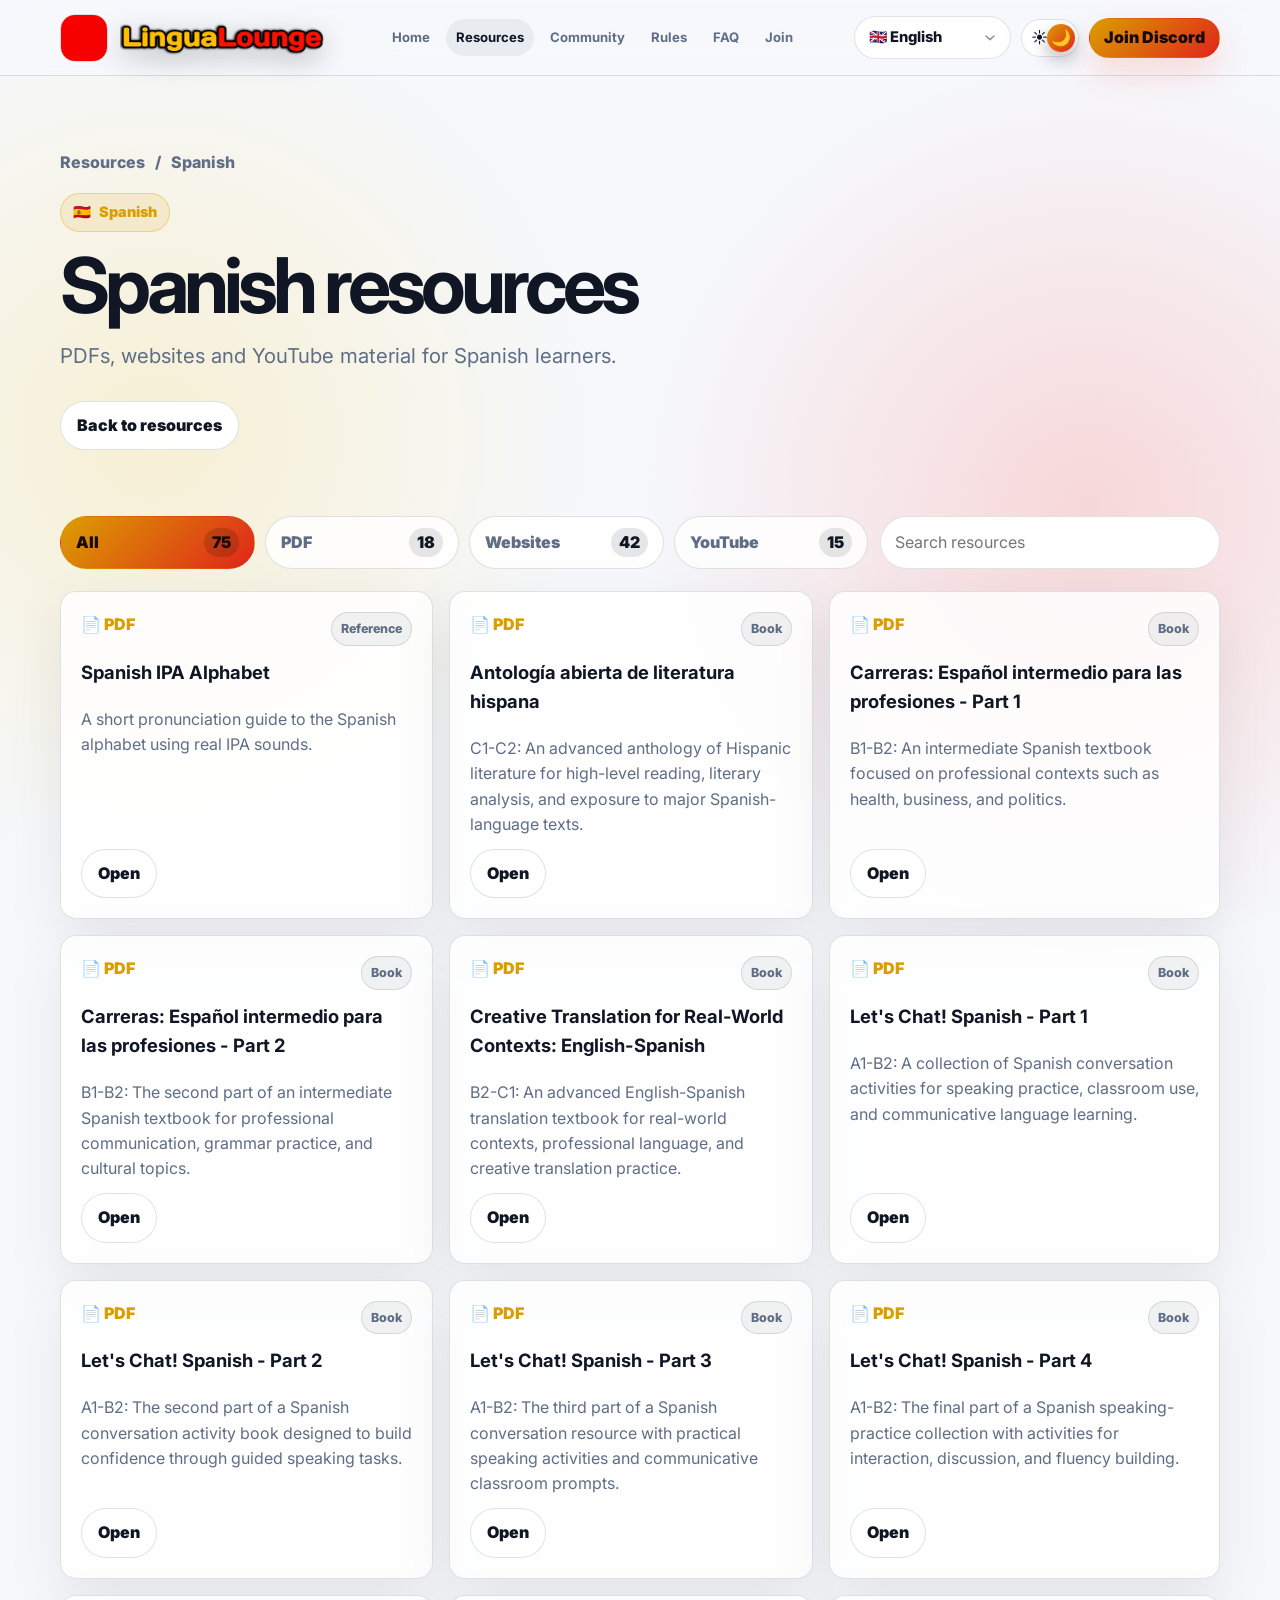
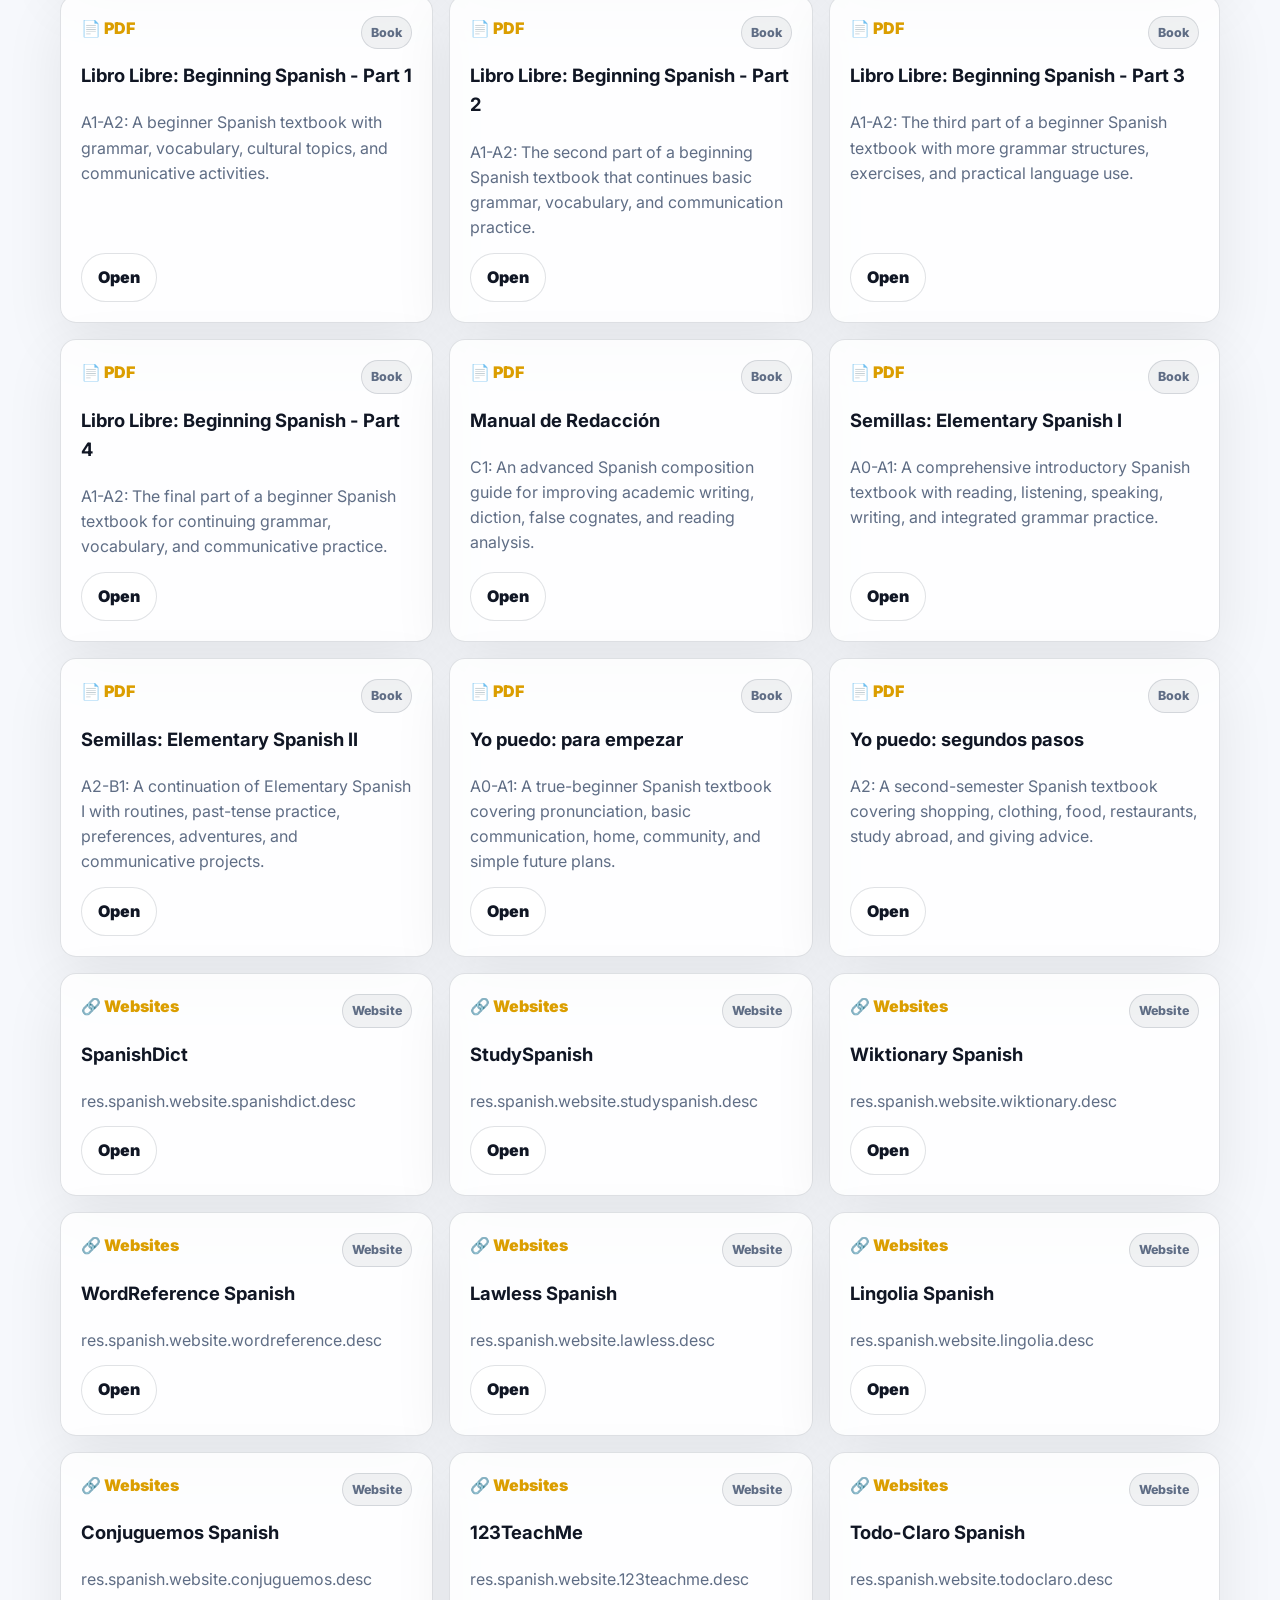
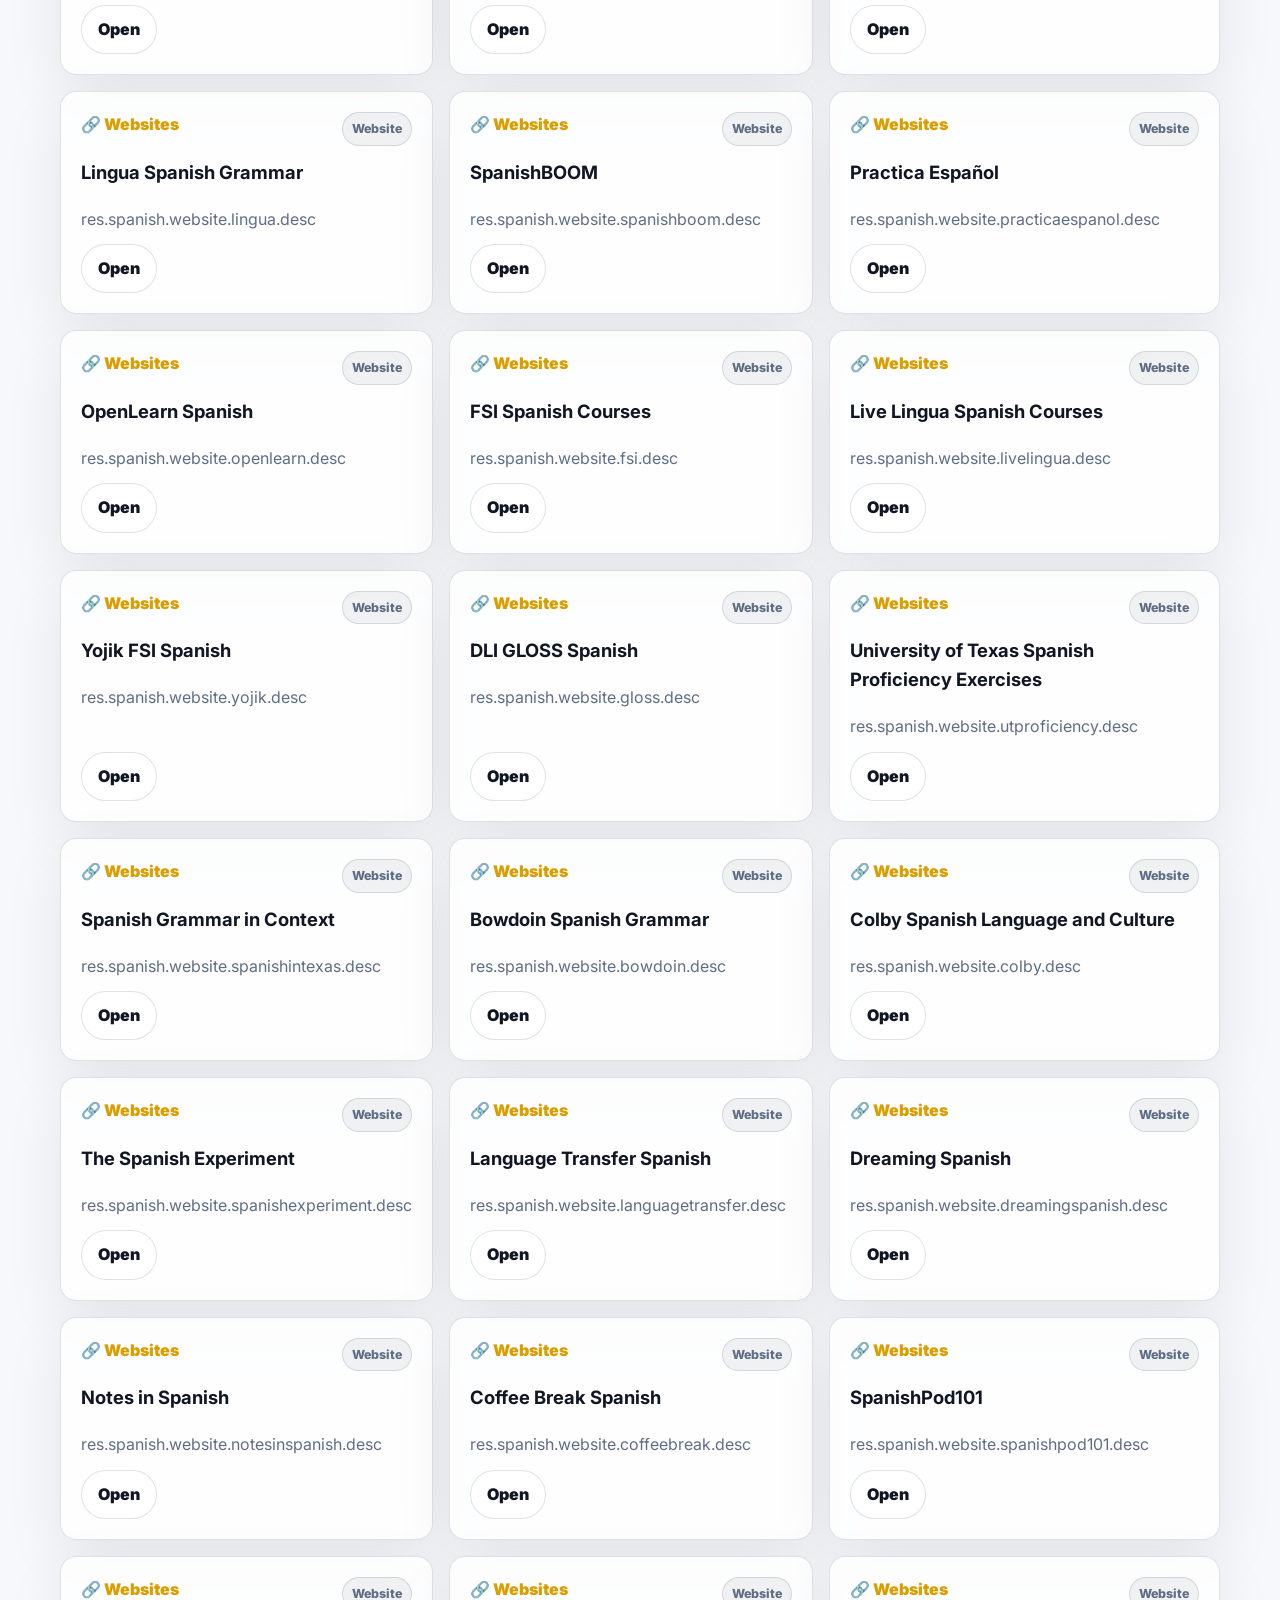
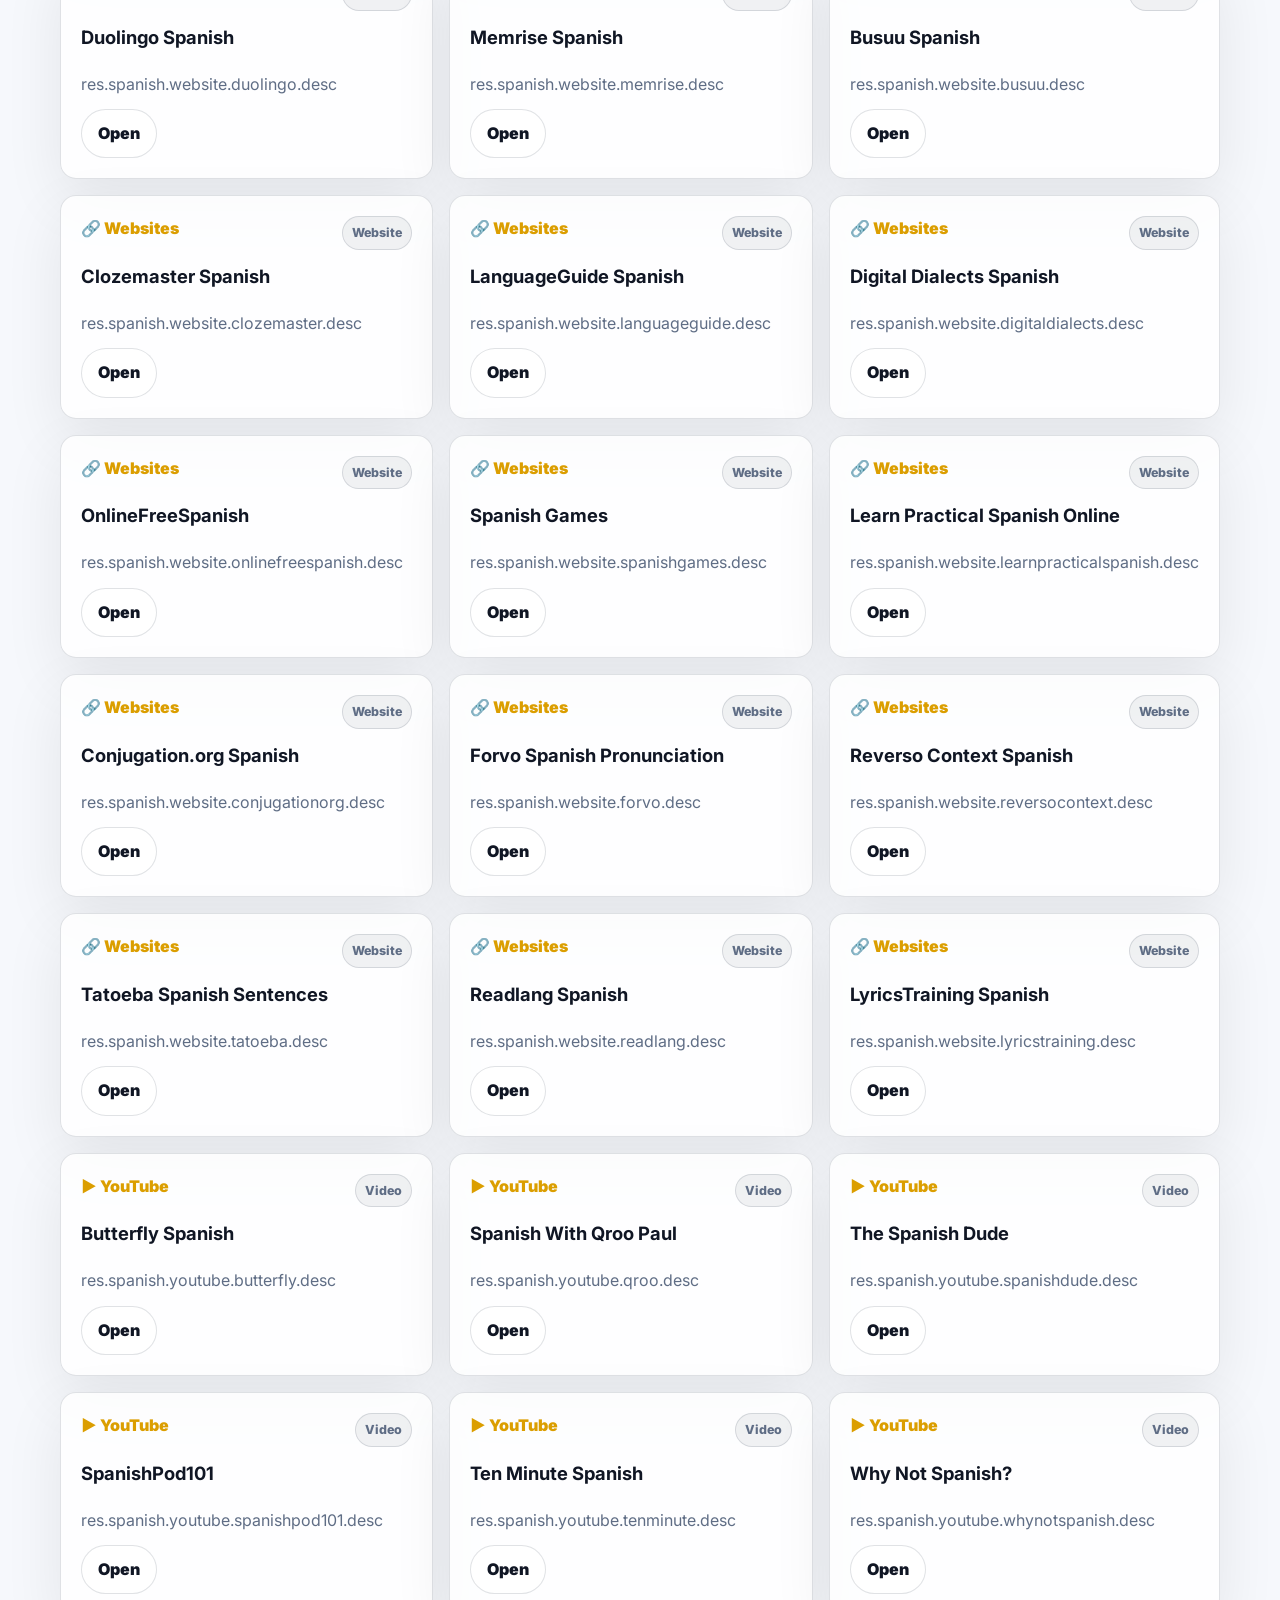
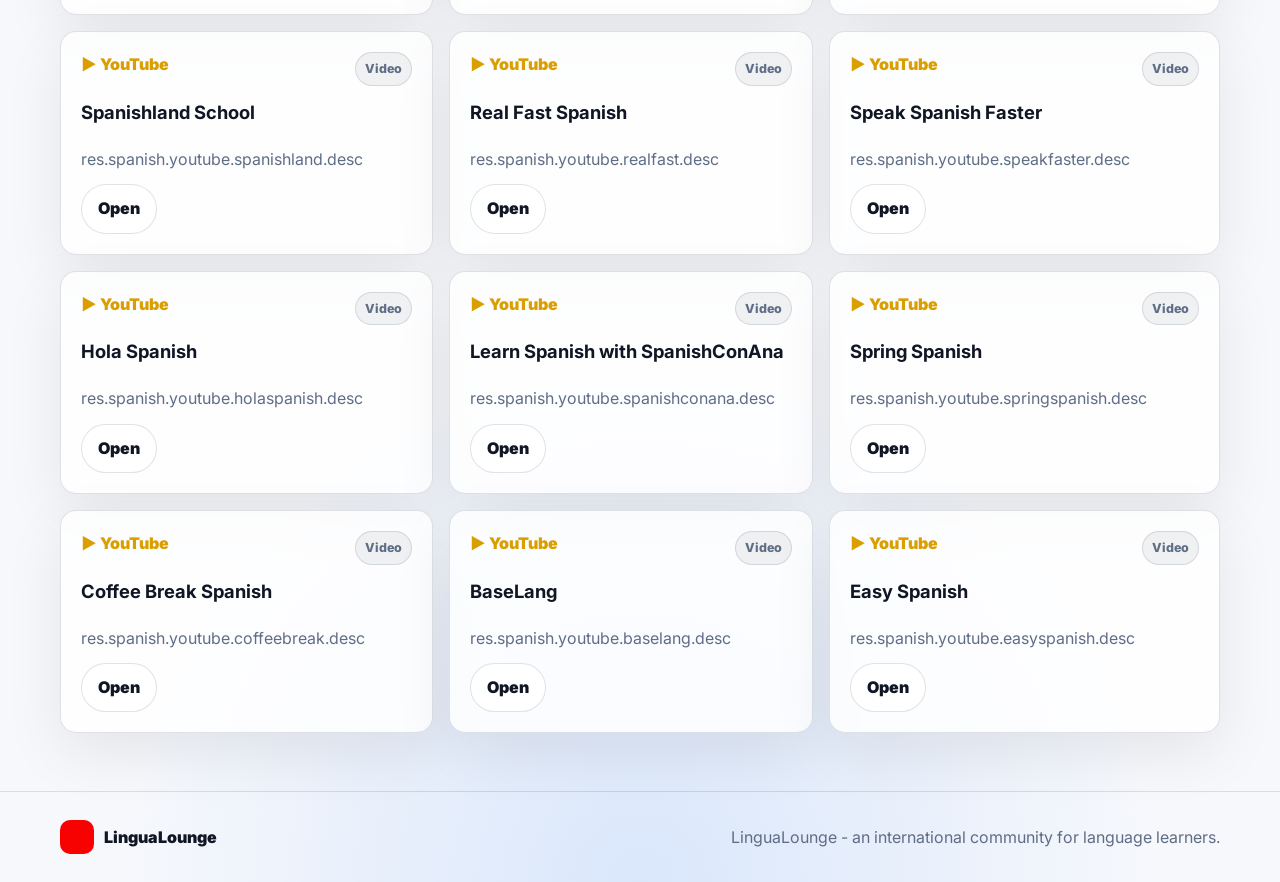
<file: resources/spanish.html>
<!doctype html>
<html lang="en" data-theme="dark">
<head>
  <meta charset="utf-8">
  <meta name="viewport" content="width=device-width, initial-scale=1">
  <meta name="description" content="LinguaLounge is an international Discord community for language learners.">
  <title>LinguaLounge</title>
  <link rel="preconnect" href="https://fonts.googleapis.com">
  <link rel="preconnect" href="https://fonts.gstatic.com" crossorigin>
  <link href="https://fonts.googleapis.com/css2?family=Inter:wght@400;600;700;800;900&display=swap" rel="stylesheet">
  <link rel="stylesheet" href="../assets/css/styles.css">
  <link rel="icon" href="../assets/brand/Logo.gif">
</head>
<body data-resource-language="spanish">
<header class="site-header">
  <div class="container navbar">
    <a class="brand" href="../index.html" aria-label="LinguaLounge home">
      <img class="brand-gif" src="../assets/brand/Logo.gif" alt="LinguaLounge animated logo">
      <img class="brand-wordmark" src="../assets/brand/Schriftzug.png" alt="LinguaLounge">
    </a>
    <nav class="nav-menu" aria-label="Main navigation"><a class="nav-link " href="../index.html" data-i18n="nav.home"></a><a class="nav-link active" href="../resources.html" data-i18n="nav.resources"></a><a class="nav-link " href="../community.html" data-i18n="nav.community"></a><a class="nav-link " href="../rules.html" data-i18n="nav.rules"></a><a class="nav-link " href="../faq.html" data-i18n="nav.faq"></a><a class="nav-link " href="../join.html" data-i18n="nav.join"></a></nav>
    <div class="nav-actions">
      <select id="languageSwitcher" class="lang-select" aria-label="Website language"></select>
      <button id="themeToggle" class="theme-toggle" type="button" aria-label="Toggle color theme"><span>☀️</span><span>🌙</span></button>
      <a class="discord-mini" href="https://discord.gg/2xuchf2VnN" target="_blank" rel="noopener" data-i18n="nav.discord"></a>
    </div>
    <button id="menuButton" class="menu-button" type="button" data-i18n-aria="mobile.menu"><span></span><span></span><span></span></button>
  </div>
</header>
<main>
<section class="hero">
  <div class="container">
    <div class="breadcrumb"><a href="../resources.html" data-i18n="resourcePage.breadcrumb"></a><span>/</span><span data-language-name="spanish"></span></div>
    <span class="eyebrow"><span>🇪🇸</span> <span data-language-name="spanish"></span></span>
    <h1 data-resource-title="spanish"></h1>
    <p class="lead" data-resource-lead="spanish"></p>
    <div class="hero-actions"><a class="btn secondary" href="../resources.html" data-i18n="common.backResources"></a></div>
  </div>
</section>
<section class="section" style="padding-top:0">
  <div class="container">
    <div class="resource-tools">
      <div class="tabs" aria-label="Resource filters">
        <button class="tab active" type="button" data-resource-filter="all" data-i18n="common.all"></button>
        <button class="tab" type="button" data-resource-filter="pdf" data-i18n="common.pdf"></button>
        <button class="tab" type="button" data-resource-filter="website" data-i18n="common.websites"></button>
        <button class="tab" type="button" data-resource-filter="youtube" data-i18n="common.youtube"></button>
      </div>
      <input id="resourceSearch" class="search" type="search" data-i18n-placeholder="common.search" autocomplete="off">
    </div>
    <div id="resourceList" class="resource-list"></div>
  </div>
</section>
</main>
<footer class="site-footer">
  <div class="container footer-inner">
    <div class="footer-brand"><img src="../assets/brand/Logo.gif" alt=""><span>LinguaLounge</span></div>
    <p data-i18n="footer.text"></p>
  </div>
</footer>
<script src="../assets/js/i18n.js"></script>
<script src="../assets/js/resources-data.js"></script>
<script src="../assets/js/app.js"></script>
</body>
</html>
</file>
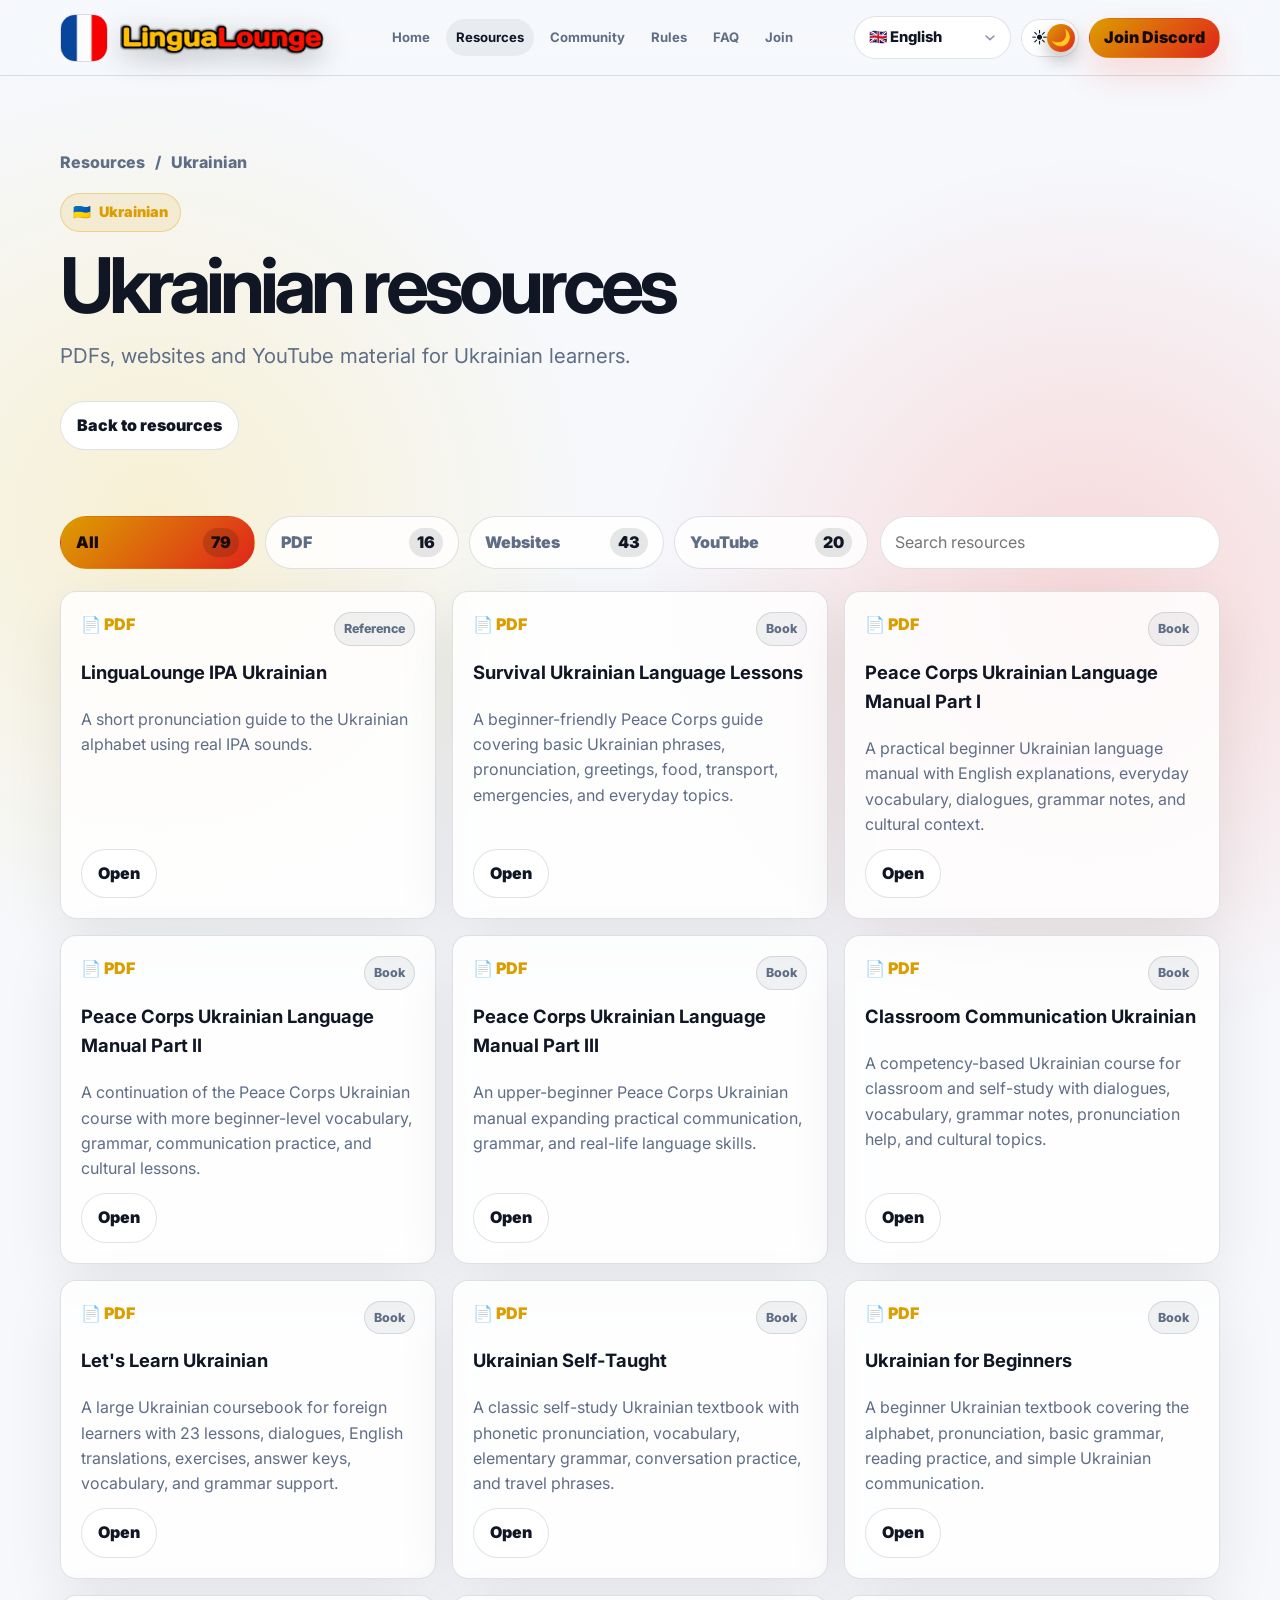
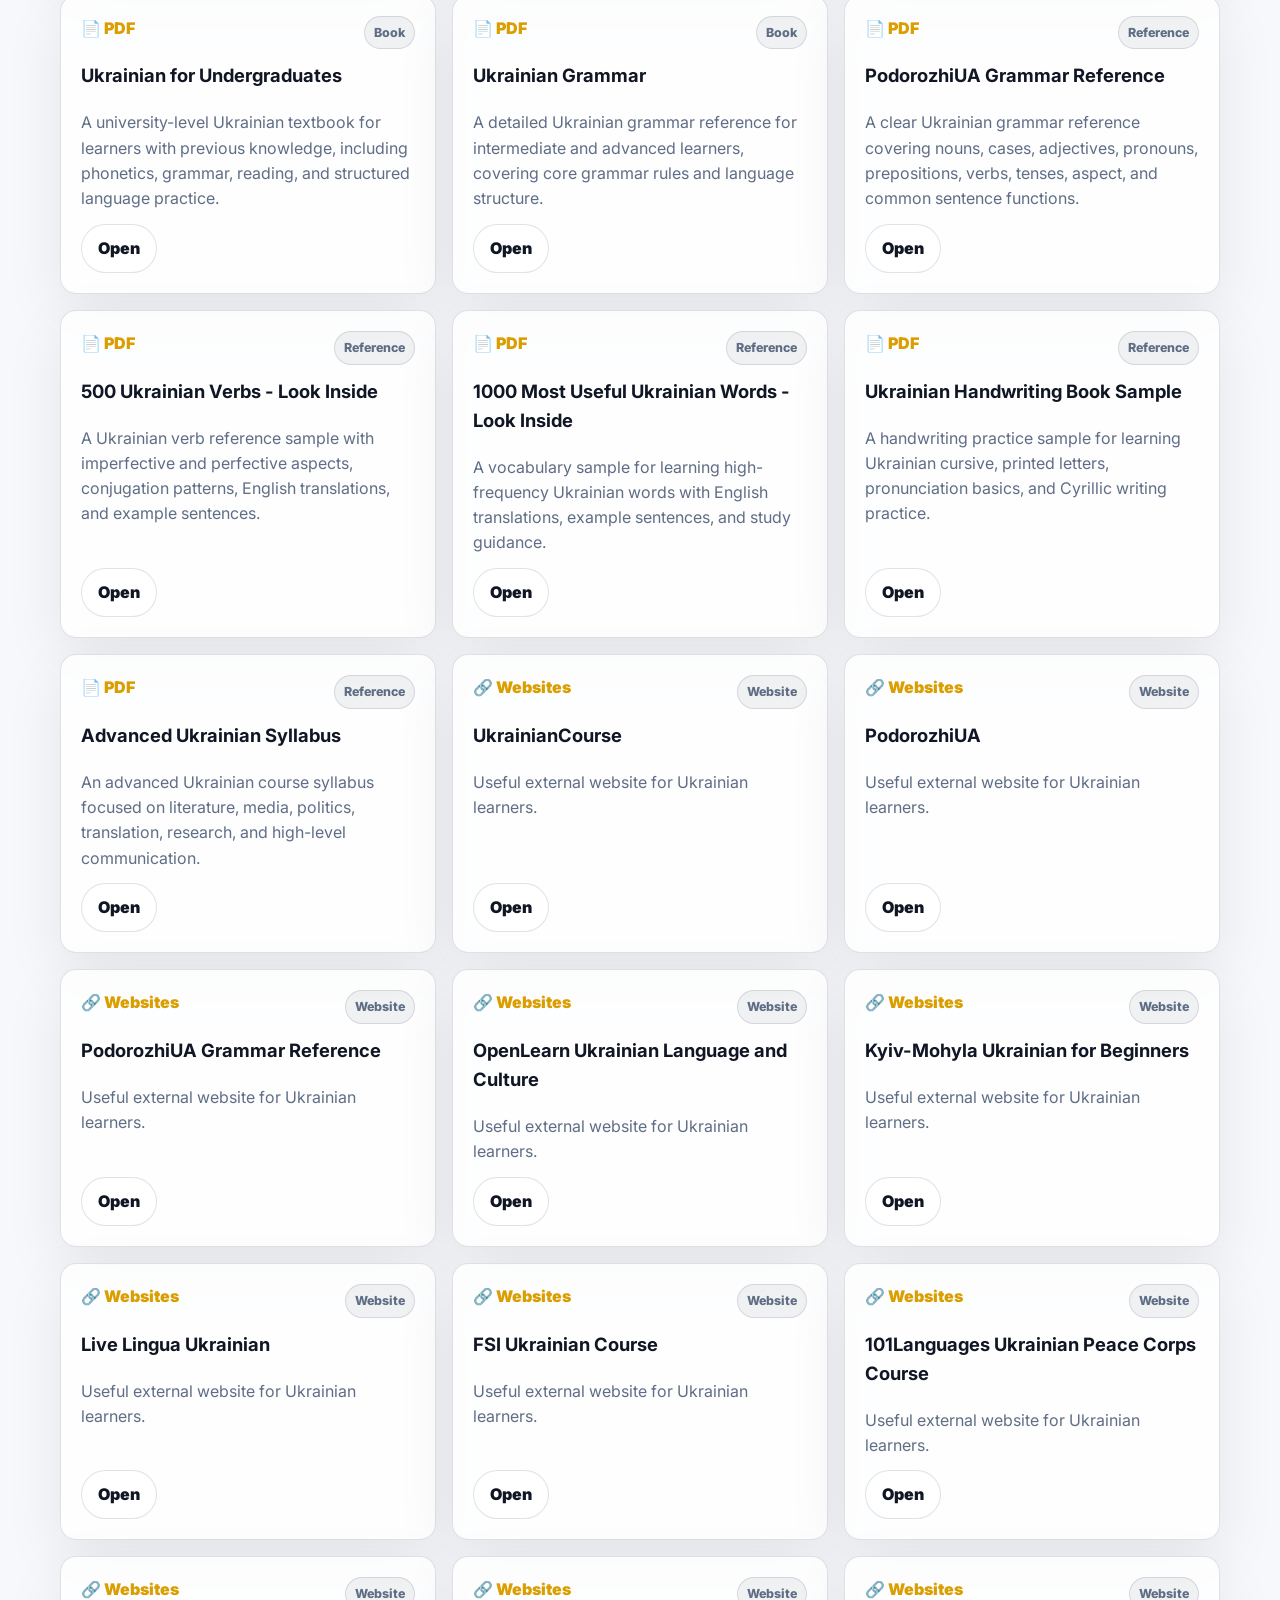
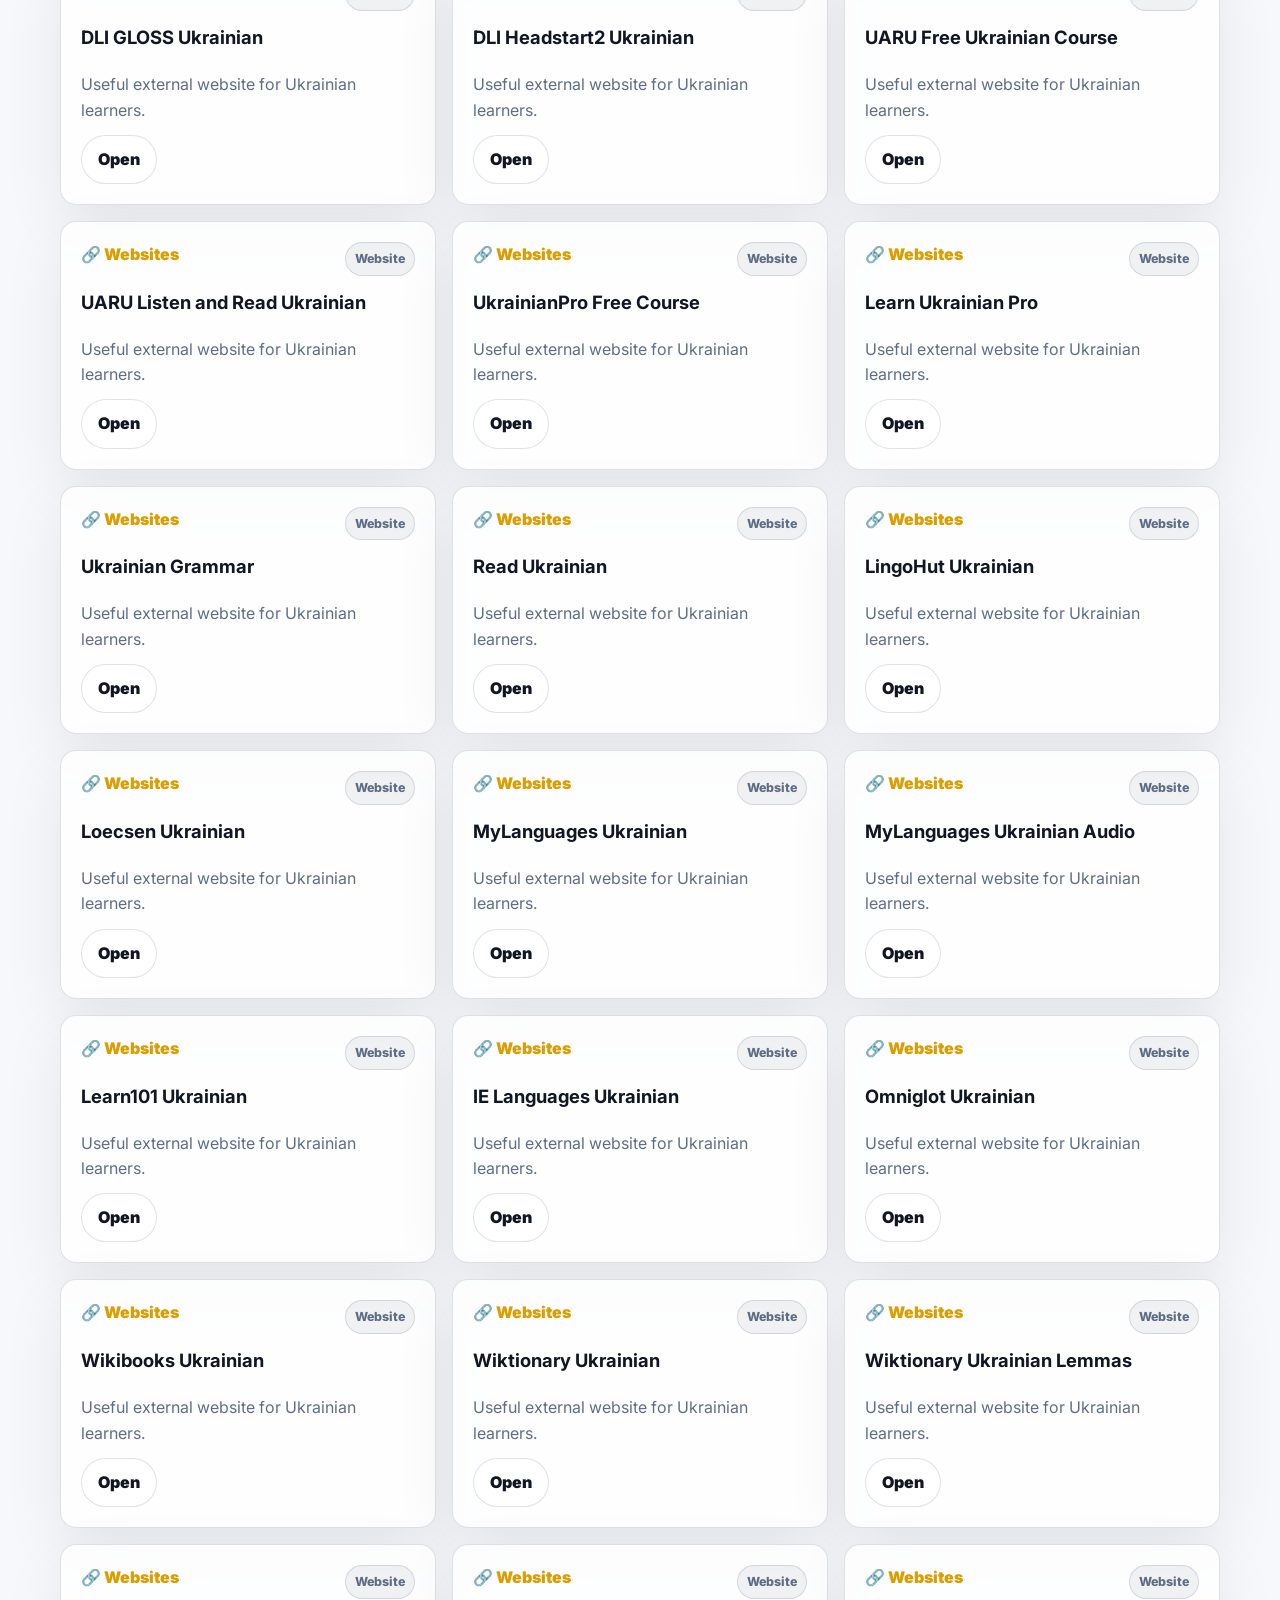
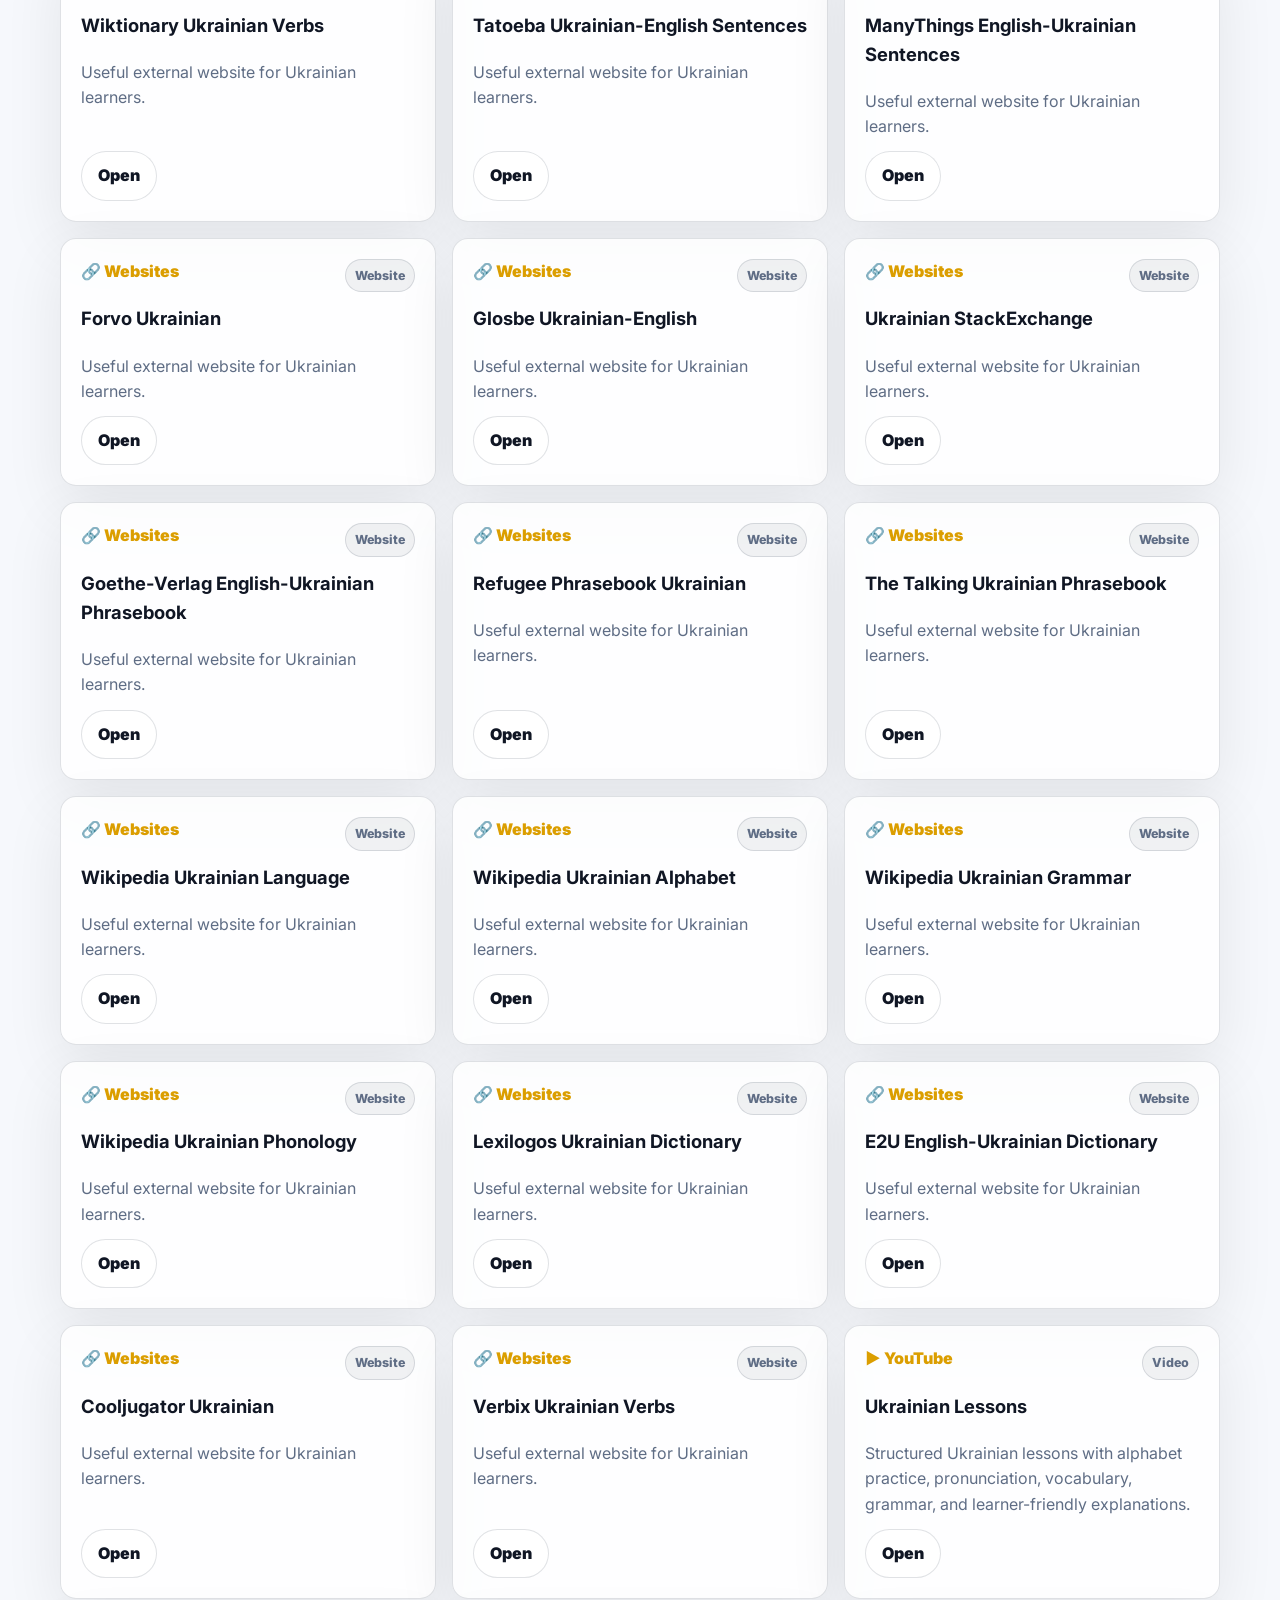
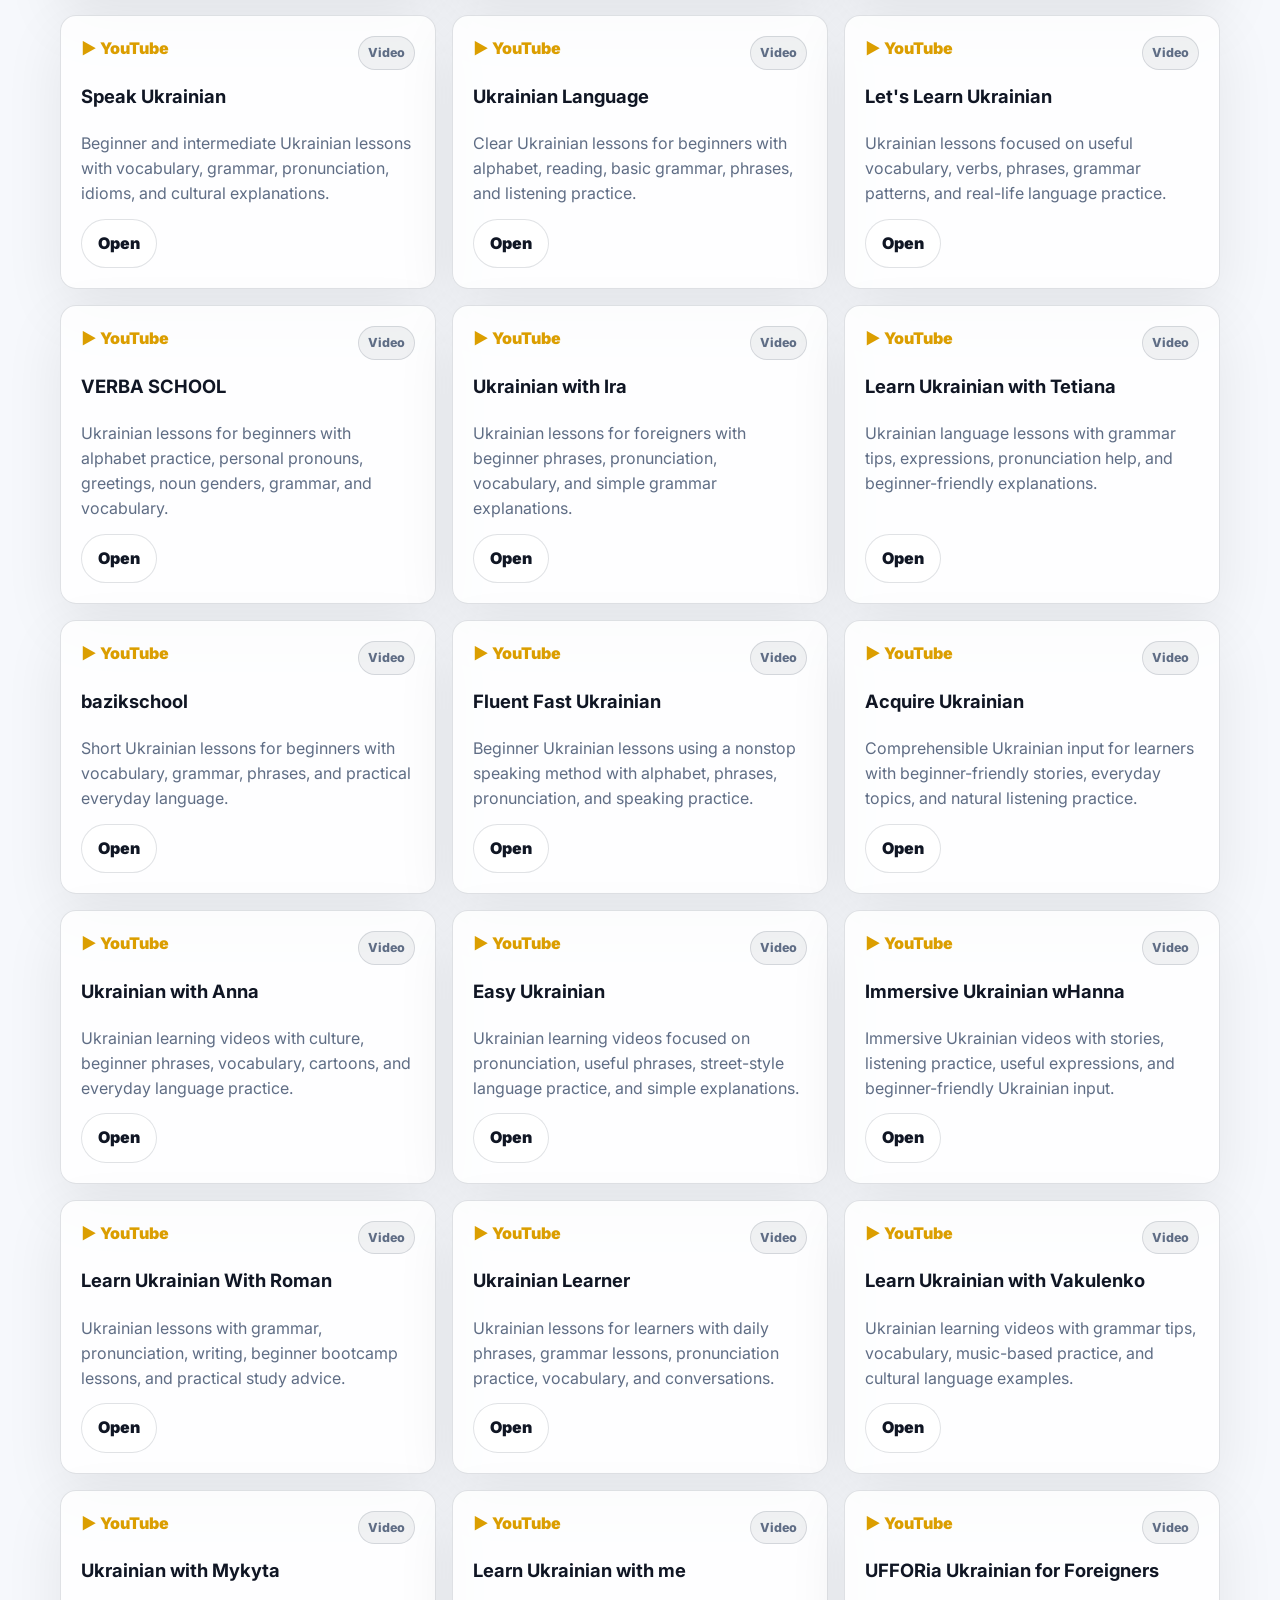
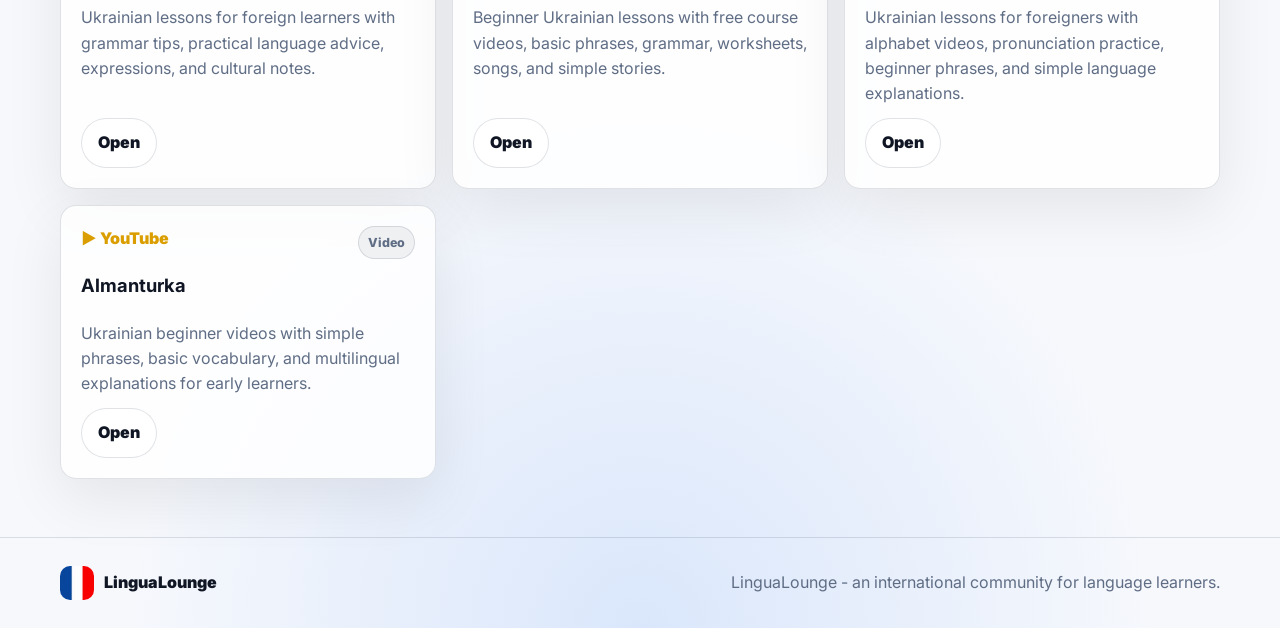
<file: resources/ukrainian.html>
<!doctype html>
<html lang="en" data-theme="dark">
<head>
  <meta charset="utf-8">
  <meta name="viewport" content="width=device-width, initial-scale=1">
  <meta name="description" content="LinguaLounge is an international Discord community for language learners.">
  <title>LinguaLounge</title>
  <link rel="preconnect" href="https://fonts.googleapis.com">
  <link rel="preconnect" href="https://fonts.gstatic.com" crossorigin>
  <link href="https://fonts.googleapis.com/css2?family=Inter:wght@400;600;700;800;900&display=swap" rel="stylesheet">
  <link rel="stylesheet" href="../assets/css/styles.css">
  <link rel="icon" href="../assets/brand/Logo.gif">
</head>
<body data-resource-language="ukrainian">
<header class="site-header">
  <div class="container navbar">
    <a class="brand" href="../index.html" aria-label="LinguaLounge home">
      <img class="brand-gif" src="../assets/brand/Logo.gif" alt="LinguaLounge animated logo">
      <img class="brand-wordmark" src="../assets/brand/Schriftzug.png" alt="LinguaLounge">
    </a>
    <nav class="nav-menu" aria-label="Main navigation"><a class="nav-link " href="../index.html" data-i18n="nav.home"></a><a class="nav-link active" href="../resources.html" data-i18n="nav.resources"></a><a class="nav-link " href="../community.html" data-i18n="nav.community"></a><a class="nav-link " href="../rules.html" data-i18n="nav.rules"></a><a class="nav-link " href="../faq.html" data-i18n="nav.faq"></a><a class="nav-link " href="../join.html" data-i18n="nav.join"></a></nav>
    <div class="nav-actions">
      <select id="languageSwitcher" class="lang-select" aria-label="Website language"></select>
      <button id="themeToggle" class="theme-toggle" type="button" aria-label="Toggle color theme"><span>☀️</span><span>🌙</span></button>
      <a class="discord-mini" href="https://discord.gg/2xuchf2VnN" target="_blank" rel="noopener" data-i18n="nav.discord"></a>
    </div>
    <button id="menuButton" class="menu-button" type="button" data-i18n-aria="mobile.menu"><span></span><span></span><span></span></button>
  </div>
</header>
<main>
<section class="hero">
  <div class="container">
    <div class="breadcrumb"><a href="../resources.html" data-i18n="resourcePage.breadcrumb"></a><span>/</span><span data-language-name="ukrainian"></span></div>
    <span class="eyebrow"><span>🇺🇦</span> <span data-language-name="ukrainian"></span></span>
    <h1 data-resource-title="ukrainian"></h1>
    <p class="lead" data-resource-lead="ukrainian"></p>
    <div class="hero-actions"><a class="btn secondary" href="../resources.html" data-i18n="common.backResources"></a></div>
  </div>
</section>
<section class="section" style="padding-top:0">
  <div class="container">
    <div class="resource-tools">
      <div class="tabs" aria-label="Resource filters">
        <button class="tab active" type="button" data-resource-filter="all" data-i18n="common.all"></button>
        <button class="tab" type="button" data-resource-filter="pdf" data-i18n="common.pdf"></button>
        <button class="tab" type="button" data-resource-filter="website" data-i18n="common.websites"></button>
        <button class="tab" type="button" data-resource-filter="youtube" data-i18n="common.youtube"></button>
      </div>
      <input id="resourceSearch" class="search" type="search" data-i18n-placeholder="common.search" autocomplete="off">
    </div>
    <div id="resourceList" class="resource-list"></div>
  </div>
</section>
</main>
<footer class="site-footer">
  <div class="container footer-inner">
    <div class="footer-brand"><img src="../assets/brand/Logo.gif" alt=""><span>LinguaLounge</span></div>
    <p data-i18n="footer.text"></p>
  </div>
</footer>
<script src="../assets/js/i18n.js"></script>
<script src="../assets/js/resources-data.js"></script>
<script src="../assets/js/app.js"></script>
</body>
</html>
</file>
<file: assets/css/styles.css>
:root {
  color-scheme: dark;
  --bg: #080b14;
  --bg-soft: #101522;
  --surface: rgba(18, 24, 38, 0.78);
  --surface-strong: rgba(24, 31, 49, 0.94);
  --card: rgba(255, 255, 255, 0.065);
  --card-hover: rgba(255, 255, 255, 0.105);
  --text: #f7f8ff;
  --muted: #aeb7cf;
  --line: rgba(255, 255, 255, 0.14);
  --primary: #ffcc1d;
  --primary-2: #ff2d20;
  --accent: #2f7df6;
  --good: #4ade80;
  --shadow: 0 24px 80px rgba(0, 0, 0, 0.34);
  --radius: 24px;
  --radius-sm: 16px;
  --header-h: 82px;
}
:root[data-theme='light'] {
  color-scheme: light;
  --bg: #f6f8fc;
  --bg-soft: #ffffff;
  --surface: rgba(255, 255, 255, 0.82);
  --surface-strong: rgba(255, 255, 255, 0.98);
  --card: rgba(9, 21, 47, 0.055);
  --card-hover: rgba(9, 21, 47, 0.095);
  --text: #101624;
  --muted: #5f6d85;
  --line: rgba(18, 31, 59, 0.13);
  --primary: #db9e00;
  --primary-2: #e0251b;
  --accent: #1f64d5;
  --shadow: 0 24px 80px rgba(39, 65, 108, 0.16);
}
* { box-sizing: border-box; }
html { scroll-behavior: smooth; }
body {
  margin: 0;
  min-height: 100vh;
  font-family: Inter, ui-sans-serif, system-ui, -apple-system, BlinkMacSystemFont, "Segoe UI", sans-serif;
  color: var(--text);
  background:
    radial-gradient(circle at 12% 6%, rgba(255, 204, 29, 0.18), transparent 28rem),
    radial-gradient(circle at 85% 7%, rgba(255, 45, 32, 0.16), transparent 28rem),
    radial-gradient(circle at 50% 100%, rgba(47, 125, 246, 0.14), transparent 32rem),
    var(--bg);
  line-height: 1.58;
}
a { color: inherit; text-decoration: none; }
img { max-width: 100%; display: block; }
button, select, input { font: inherit; }
.container { width: min(1160px, calc(100% - 40px)); margin: 0 auto; }
.site-header {
  position: sticky; top: 0; z-index: 30;
  backdrop-filter: blur(18px);
  background: color-mix(in srgb, var(--bg) 72%, transparent);
  border-bottom: 1px solid var(--line);
}
.navbar { min-height: var(--header-h); display: flex; align-items: center; justify-content: space-between; gap: 18px; }
.brand { display: inline-flex; align-items: center; gap: 12px; min-width: 0; }
.brand-gif { width: 48px; height: 48px; object-fit: cover; border-radius: 15px; border: 1px solid var(--line); box-shadow: 0 0 0 4px rgba(255,255,255,.03); }
.brand-wordmark { width: min(210px, 38vw); height: auto; filter: drop-shadow(0 8px 14px rgba(0,0,0,.24)); }
.nav-menu { display: flex; align-items: center; gap: 6px; }
.nav-link { color: var(--muted); padding: 10px 13px; border-radius: 999px; font-weight: 700; font-size: 0.95rem; transition: .18s ease; }
.nav-link:hover, .nav-link.active { color: var(--text); background: var(--card); }
.nav-actions { display: flex; align-items: center; gap: 10px; }
.lang-select {
  appearance: none;
  min-width: 138px;
  color: var(--text);
  background: var(--surface-strong) url("data:image/svg+xml,%3Csvg width='16' height='16' viewBox='0 0 20 20' xmlns='http://www.w3.org/2000/svg'%3E%3Cpath d='M5 7.5 10 12l5-4.5' fill='none' stroke='%238b95ad' stroke-width='2' stroke-linecap='round' stroke-linejoin='round'/%3E%3C/svg%3E") no-repeat right 12px center;
  border: 1px solid var(--line);
  border-radius: 999px;
  padding: 10px 34px 10px 14px;
  font-weight: 800;
  outline: none;
}
.theme-toggle {
  width: 72px; height: 42px;
  border: 1px solid var(--line);
  border-radius: 999px;
  background: var(--surface-strong);
  color: var(--text);
  display: inline-grid;
  grid-template-columns: 1fr 1fr;
  align-items: center;
  position: relative;
  cursor: pointer;
  box-shadow: inset 0 0 0 1px rgba(255,255,255,.02);
}
.theme-toggle::before {
  content: '';
  position: absolute;
  width: 32px; height: 32px; top: 4px; left: 5px;
  border-radius: 50%;
  background: linear-gradient(135deg, var(--primary), var(--primary-2));
  box-shadow: 0 8px 18px rgba(0,0,0,.28);
  transition: transform .22s ease;
}
:root[data-theme='light'] .theme-toggle::before { transform: translateX(30px); }
.theme-toggle span { position: relative; z-index: 1; display: grid; place-items: center; font-size: 1rem; }
.discord-mini, .btn {
  display: inline-flex; align-items: center; justify-content: center; gap: 9px;
  border: 1px solid transparent;
  border-radius: 999px;
  padding: 11px 16px;
  font-weight: 900;
  cursor: pointer;
  transition: transform .18s ease, background .18s ease, border-color .18s ease;
}
.discord-mini, .btn.primary { background: linear-gradient(135deg, var(--primary), var(--primary-2)); color: #160b08; box-shadow: 0 16px 35px rgba(255,45,32,.16); }
.btn.secondary { background: var(--surface-strong); border-color: var(--line); color: var(--text); }
.btn.ghost { background: transparent; border-color: var(--line); color: var(--text); }
.btn:hover, .discord-mini:hover, .lang-card:hover, .resource-card:hover { transform: translateY(-2px); }
.menu-button { display:none; width: 44px; height: 44px; border-radius: 14px; border: 1px solid var(--line); background: var(--surface-strong); color: var(--text); }
.menu-button span { display:block; width: 19px; height: 2px; margin: 5px auto; background: currentColor; border-radius: 99px; }
.hero { padding: 74px 0 44px; position: relative; overflow: hidden; }
.hero-grid { display:grid; grid-template-columns: 1.12fr .88fr; gap: 42px; align-items:center; }
.eyebrow { display:inline-flex; align-items:center; gap:8px; color: var(--primary); background: color-mix(in srgb, var(--primary) 12%, transparent); border:1px solid color-mix(in srgb, var(--primary) 32%, transparent); padding: 7px 12px; border-radius:999px; font-weight: 900; font-size:.9rem; }
h1 { margin: 18px 0 18px; font-size: clamp(2.5rem, 6vw, 5.8rem); line-height: .94; letter-spacing: -0.065em; }
h2 { margin: 0 0 14px; font-size: clamp(1.9rem, 3vw, 3.1rem); line-height: 1.05; letter-spacing: -0.045em; }
h3 { margin: 0 0 8px; font-size: 1.15rem; }
p { margin: 0; color: var(--muted); }
.lead { font-size: clamp(1.05rem, 1.7vw, 1.28rem); max-width: 68ch; }
.hero-actions { display:flex; flex-wrap:wrap; gap: 12px; margin-top: 28px; }
.hero-panel { background: var(--surface); border: 1px solid var(--line); border-radius: var(--radius); padding: 16px; box-shadow: var(--shadow); position: relative; overflow:hidden; }
.hero-panel::before { content:''; position:absolute; inset:auto -30% -40% -30%; height: 180px; background: linear-gradient(90deg, rgba(0,0,0,.1), rgba(255,204,29,.2), rgba(255,45,32,.2), rgba(47,125,246,.18)); filter: blur(30px); }
.banner { aspect-ratio: 16/9; width:100%; object-fit: cover; border-radius: 18px; border: 1px solid var(--line); position: relative; }
.floating-logo { width: 98px; height:98px; border-radius: 26px; border: 1px solid var(--line); margin: -50px 20px 0 auto; position:relative; box-shadow: var(--shadow); object-fit: cover; }
.stats { display:grid; grid-template-columns: repeat(3, 1fr); gap: 10px; margin-top: 16px; position:relative; }
.stat { background: var(--card); border: 1px solid var(--line); border-radius: 16px; padding: 12px; text-align:center; }
.stat strong { display:block; font-size: clamp(1.02rem, 2vw, 1.3rem); white-space: nowrap; }
.section { padding: 58px 0; }
.section-head { display:flex; align-items:end; justify-content: space-between; gap: 24px; margin-bottom: 24px; }
.section-head p { max-width: 68ch; }
.grid { display:grid; gap: 18px; }
.grid.cards { grid-template-columns: repeat(4, 1fr); }
.card, .lang-card, .resource-card, .rule-card, .faq-item, .folder-card {
  background: var(--surface);
  border: 1px solid var(--line);
  border-radius: var(--radius-sm);
  padding: 20px;
  box-shadow: 0 20px 60px rgba(0,0,0,.08);
}
.card-icon { width: 46px; height: 46px; border-radius: 14px; display:grid; place-items:center; background: linear-gradient(135deg, color-mix(in srgb, var(--primary) 25%, transparent), color-mix(in srgb, var(--accent) 18%, transparent)); margin-bottom: 14px; font-size: 1.35rem; }
.language-grid { display:grid; grid-template-columns: repeat(7, 1fr); gap: 14px; }
.lang-card { display:flex; flex-direction: column; gap: 12px; min-height: 170px; transition: .18s ease; }
.flag { font-size: 2.2rem; }
.lang-card .name { font-weight: 950; font-size: 1.1rem; }
.pills { display:flex; flex-wrap:wrap; gap: 7px; margin-top:auto; }
.pill { display:inline-flex; align-items:center; gap: 6px; padding: 6px 9px; background: var(--card); color: var(--muted); border: 1px solid var(--line); border-radius:999px; font-size:.78rem; font-weight:800; }
.notice { background: linear-gradient(135deg, color-mix(in srgb, var(--primary) 13%, transparent), color-mix(in srgb, var(--accent) 11%, transparent)); border: 1px solid var(--line); border-radius: var(--radius); padding: 22px; }
.resource-type-grid { grid-template-columns: repeat(3, 1fr); }
.breadcrumb { margin-bottom: 18px; display:flex; gap: 10px; align-items:center; color: var(--muted); font-weight: 800; }
.resource-tools { display:flex; flex-wrap:wrap; gap: 12px; align-items:center; justify-content: space-between; margin: 22px 0; }
.tabs { display:flex; flex-wrap:wrap; gap: 8px; }
.tab { border:1px solid var(--line); color: var(--muted); background: var(--surface); border-radius:999px; padding: 10px 13px; font-weight:900; cursor:pointer; }
.tab.active { color:#160b08; background: linear-gradient(135deg, var(--primary), var(--primary-2)); border-color: transparent; }
.search { flex: 1 1 260px; min-width: 220px; padding: 12px 14px; border:1px solid var(--line); border-radius:999px; background: var(--surface-strong); color: var(--text); outline: none; }
.resource-list { display:grid; grid-template-columns: repeat(3, 1fr); gap: 16px; }
.resource-card { display:flex; flex-direction:column; gap: 12px; min-height: 220px; transition:.18s ease; }
.resource-card .top { display:flex; justify-content:space-between; gap:10px; align-items:flex-start; }
.resource-card .type { font-weight:950; color: var(--primary); }
.resource-card .open { margin-top:auto; align-self:flex-start; }
.rule-list { counter-reset: rules; display:grid; gap: 12px; }
.rule-card { display:flex; gap: 14px; align-items:flex-start; }
.rule-card::before { counter-increment: rules; content: counter(rules); flex: 0 0 34px; width:34px; height:34px; border-radius: 12px; display:grid; place-items:center; background: linear-gradient(135deg, var(--primary), var(--primary-2)); color:#160b08; font-weight:950; }
.faq-grid { display:grid; gap: 12px; }
.faq-item summary { cursor:pointer; list-style:none; font-weight:950; font-size: 1.05rem; }
.faq-item summary::-webkit-details-marker { display:none; }
.faq-item p { margin-top: 10px; }
.steps { display:grid; grid-template-columns: repeat(4, 1fr); gap: 14px; margin-top: 22px; }
.step { background: var(--surface); border:1px solid var(--line); border-radius: 18px; padding: 18px; }
.step strong { display:grid; place-items:center; width:34px; height:34px; border-radius: 11px; background: var(--card); margin-bottom: 12px; }
.invite-box { margin-top: 24px; display:flex; gap: 12px; align-items:center; justify-content: space-between; background: var(--surface); border:1px solid var(--line); border-radius: var(--radius); padding: 16px; }
.invite-url { font-weight:900; word-break:break-all; color: var(--text); }
.site-footer { border-top:1px solid var(--line); padding: 28px 0; color: var(--muted); }
.footer-inner { display:flex; gap:16px; align-items:center; justify-content:space-between; }
.footer-brand { display:flex; align-items:center; gap:10px; font-weight: 950; color: var(--text); }
.footer-brand img { width:34px; height:34px; border-radius: 10px; }
.reveal { animation: fadeUp .45s ease both; }
@keyframes fadeUp { from { opacity:0; transform: translateY(12px); } to { opacity:1; transform: translateY(0); } }
@media (max-width: 1080px) {
  .grid.cards { grid-template-columns: repeat(2, 1fr); }
  .language-grid { grid-template-columns: repeat(3, 1fr); }
  .resource-list { grid-template-columns: repeat(2, 1fr); }
  .hero-grid { grid-template-columns: 1fr; }
}
@media (max-width: 860px) {
  .container { width: min(100% - 28px, 1160px); }
  .menu-button { display:block; }
  .navbar { min-height: 72px; }
  .brand-wordmark { width: 170px; }
  .nav-menu, .nav-actions { display:none; }
  .site-header.open .nav-menu, .site-header.open .nav-actions {
    display:flex;
    position:absolute;
    left: 14px; right:14px;
    background: var(--surface-strong);
    border:1px solid var(--line);
    box-shadow: var(--shadow);
  }
  .site-header.open .nav-menu { top: 76px; flex-direction:column; align-items:stretch; border-radius: 22px 22px 0 0; padding: 12px; border-bottom:0; }
  .site-header.open .nav-actions { top: 300px; flex-wrap: wrap; justify-content: stretch; border-radius: 0 0 22px 22px; padding: 12px; }
  .site-header.open .nav-actions > * { flex: 1 1 auto; }
  .nav-link { display:block; }
  .hero { padding-top: 44px; }
  .language-grid, .resource-type-grid, .resource-list, .steps { grid-template-columns: 1fr; }
  .section-head { display:block; }
  .discord-mini { display:none; }
}
@media (max-width: 560px) {
  .grid.cards, .stats { grid-template-columns: 1fr; }
  .brand-wordmark { width: 145px; }
  h1 { font-size: clamp(2.35rem, 14vw, 3.6rem); }
  .hero-actions .btn { width: 100%; }
  .invite-box { align-items: stretch; flex-direction: column; }
  .resource-tools { align-items: stretch; }
  .tabs, .search { width:100%; }
  .tab { flex: 1 1 auto; }
  .footer-inner { flex-direction: column; align-items: flex-start; }
}
@media (prefers-reduced-motion: reduce) { * { scroll-behavior: auto !important; animation: none !important; transition: none !important; } }


/* Final structure polish: flexible header, compact join button, bottom footer */
html { min-height: 100%; }
body {
  min-height: 100svh;
  display: flex;
  flex-direction: column;
}
main { flex: 1 0 auto; }
.site-footer { margin-top: auto; }
.navbar {
  position: relative;
  min-height: unset;
  padding: 12px 0;
  flex-wrap: nowrap;
}
.brand { flex: 0 1 auto; }
.nav-menu {
  flex: 1 1 420px;
  min-width: 0;
  justify-content: center;
  flex-wrap: wrap;
  row-gap: 4px;
}
.nav-link {
  white-space: nowrap;
  padding: 8px 10px;
  font-size: clamp(.82rem, .86vw, .95rem);
}
.nav-actions {
  flex: 0 1 auto;
  min-width: min-content;
  justify-content: flex-end;
  flex-wrap: nowrap;
}
.lang-select {
  min-width: 152px;
  max-width: 190px;
  padding-top: 9px;
  padding-bottom: 9px;
  font-size: .92rem;
}
.theme-toggle {
  width: 58px;
  height: 38px;
  flex: 0 0 auto;
}
.theme-toggle::before {
  width: 28px;
  height: 28px;
  top: 4px;
  left: 5px;
}
:root[data-theme='light'] .theme-toggle::before { transform: translateX(20px); }
.discord-mini {
  min-height: 40px;
  padding: 9px 14px;
  line-height: 1.05;
  white-space: nowrap;
  flex: 0 0 auto;
}
@media (max-width: 1180px) {
  .menu-button { display: block; margin-left: auto; }
  .navbar { min-height: 72px; flex-wrap: wrap; align-items: center; }
  .nav-menu, .nav-actions { display: none; }
  .site-header.open .navbar { align-items: stretch; padding-bottom: 12px; }
  .site-header.open .nav-menu,
  .site-header.open .nav-actions {
    display: flex;
    position: static;
    left: auto;
    right: auto;
    top: auto;
    width: 100%;
    background: var(--surface-strong);
    border: 1px solid var(--line);
    box-shadow: var(--shadow);
  }
  .site-header.open .nav-menu {
    order: 10;
    flex-direction: column;
    align-items: stretch;
    border-radius: 22px 22px 0 0;
    padding: 12px;
    border-bottom: 0;
    margin-top: 10px;
  }
  .site-header.open .nav-actions {
    order: 11;
    flex-wrap: wrap;
    justify-content: stretch;
    border-radius: 0 0 22px 22px;
    padding: 12px;
  }
  .site-header.open .nav-actions > * { flex: 1 1 160px; }
  .site-header.open .discord-mini { white-space: normal; }
  .nav-link { display: block; text-align: left; }
}
@media (max-width: 860px) {
  .nav-menu, .nav-actions { display: none; }
  .site-header.open .nav-menu,
  .site-header.open .nav-actions { position: static; }
  .discord-mini { display: inline-flex; }
}
@media (max-width: 560px) {
  .brand-wordmark { width: min(145px, 48vw); }
  .brand-gif { width: 44px; height: 44px; }
  .site-header.open .nav-actions > * { flex-basis: 100%; }
  .discord-mini { width: 100%; }
}


/* Resource count upgrade */
.stat span { color: var(--muted); font-weight: 750; }
.resource-overview-card {
  display: flex;
  align-items: center;
  justify-content: space-between;
  gap: 18px;
  min-height: 132px;
}
.resource-overview-main {
  display: flex;
  align-items: center;
  gap: 14px;
  min-width: 0;
}
.resource-overview-main .card-icon { margin-bottom: 0; flex: 0 0 auto; }
.resource-total {
  flex: 0 0 auto;
  min-width: 64px;
  min-height: 64px;
  display: grid;
  place-items: center;
  border-radius: 20px;
  background: linear-gradient(135deg, color-mix(in srgb, var(--primary) 22%, transparent), color-mix(in srgb, var(--accent) 18%, transparent));
  border: 1px solid var(--line);
  color: var(--text);
  font-size: 1.45rem;
  font-weight: 950;
}
.resource-lang-card {
  min-height: 245px;
}
.resource-count-list {
  display: grid;
  gap: 8px;
  margin-top: auto;
}
.resource-count-row {
  width: 100%;
  display: flex;
  align-items: center;
  justify-content: space-between;
  gap: 14px;
  padding: 10px 12px;
  border-radius: 999px;
  background: var(--card);
  border: 1px solid var(--line);
  color: var(--muted);
  font-weight: 850;
}
.resource-count-row strong {
  color: var(--text);
  font-weight: 950;
  min-width: 2ch;
  text-align: right;
}
.resource-tools {
  align-items: stretch;
}
.tabs {
  flex: 1 1 590px;
  display: grid;
  grid-template-columns: repeat(4, minmax(128px, 1fr));
  gap: 10px;
}
.tab {
  min-height: 46px;
  display: flex;
  align-items: center;
  justify-content: space-between;
  gap: 14px;
  text-align: left;
  padding: 11px 15px;
}
.tab-count {
  min-width: 30px;
  padding: 2px 8px;
  border-radius: 999px;
  background: color-mix(in srgb, var(--text) 10%, transparent);
  color: var(--text);
  font-weight: 950;
  text-align: center;
}
.tab.active .tab-count {
  background: rgba(22, 11, 8, .16);
  color: #160b08;
}
.search { flex: 0 1 340px; }
@media (max-width: 780px) {
  .resource-overview-card { align-items: flex-start; }
  .tabs { grid-template-columns: repeat(2, minmax(0, 1fr)); flex-basis: 100%; }
  .search { flex-basis: 100%; }
}
@media (max-width: 520px) {
  .resource-overview-card { flex-direction: column; }
  .resource-total { width: 100%; min-height: 52px; }
  .tabs { grid-template-columns: 1fr; }
}
</file>
